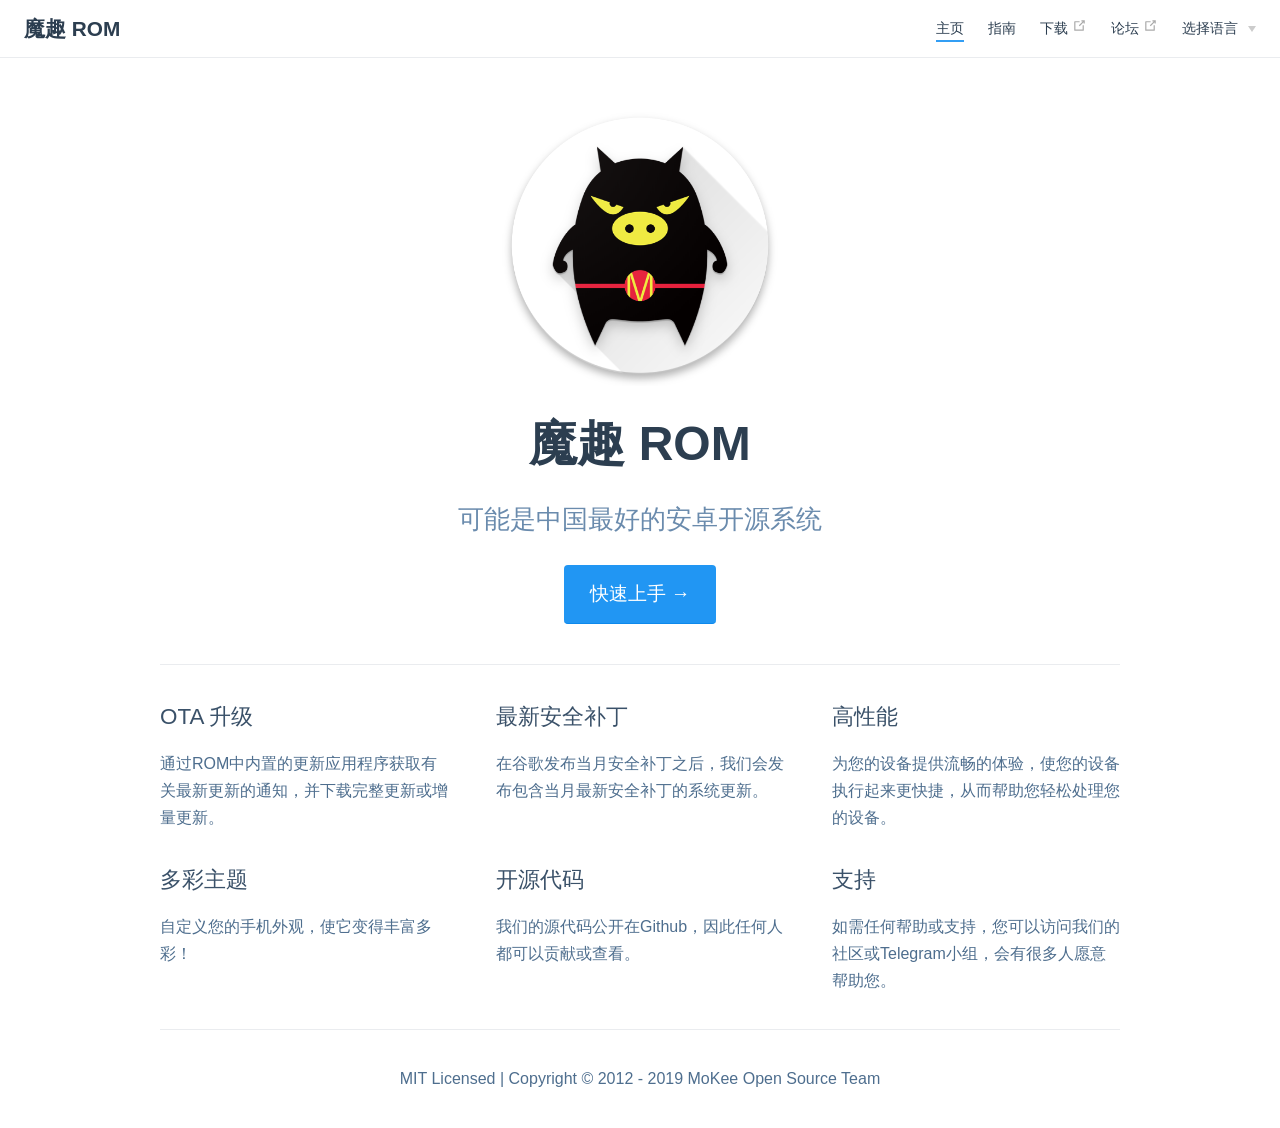
<file: index.html>
<!DOCTYPE html>
<html lang="zh-CN">
  <head>
    <meta charset="utf-8">
    <meta name="viewport" content="width=device-width,initial-scale=1">
    <title>魔趣 ROM</title>
    <meta name="description" content="可能是中国最好的安卓开源系统">
    <link rel="icon" href="/images/logo.png">
    
    <link rel="preload" href="/assets/css/0.styles.97d99871.css" as="style"><link rel="preload" href="/assets/js/app.cc7cb20d.js" as="script"><link rel="preload" href="/assets/js/3.772b750e.js" as="script"><link rel="prefetch" href="/assets/js/10.b89737d7.js"><link rel="prefetch" href="/assets/js/11.7e47784c.js"><link rel="prefetch" href="/assets/js/2.1a3627a8.js"><link rel="prefetch" href="/assets/js/4.c924675e.js"><link rel="prefetch" href="/assets/js/5.ce623c2c.js"><link rel="prefetch" href="/assets/js/6.87dce2af.js"><link rel="prefetch" href="/assets/js/7.4f730525.js"><link rel="prefetch" href="/assets/js/8.2f0ec15b.js"><link rel="prefetch" href="/assets/js/9.7cadb9c4.js">
    <link rel="stylesheet" href="/assets/css/0.styles.97d99871.css">
  </head>
  <body>
    <div id="app" data-server-rendered="true"><div class="theme-container no-sidebar"><header class="navbar"><div class="sidebar-button"><svg xmlns="http://www.w3.org/2000/svg" aria-hidden="true" role="img" viewBox="0 0 448 512" class="icon"><path fill="currentColor" d="M436 124H12c-6.627 0-12-5.373-12-12V80c0-6.627 5.373-12 12-12h424c6.627 0 12 5.373 12 12v32c0 6.627-5.373 12-12 12zm0 160H12c-6.627 0-12-5.373-12-12v-32c0-6.627 5.373-12 12-12h424c6.627 0 12 5.373 12 12v32c0 6.627-5.373 12-12 12zm0 160H12c-6.627 0-12-5.373-12-12v-32c0-6.627 5.373-12 12-12h424c6.627 0 12 5.373 12 12v32c0 6.627-5.373 12-12 12z"></path></svg></div> <a href="/" class="home-link router-link-exact-active router-link-active"><!----> <span class="site-name">魔趣 ROM</span></a> <div class="links" style="max-width:nullpx;"><!----> <nav class="nav-links can-hide"><div class="nav-item"><a href="/" class="nav-link router-link-exact-active router-link-active">主页</a></div><div class="nav-item"><a href="/guide/" class="nav-link">指南</a></div><div class="nav-item"><a href="https://download.mokeedev.com" target="_blank" rel="noopener noreferrer" class="nav-link external">
  下载
  <svg xmlns="http://www.w3.org/2000/svg" aria-hidden="true" x="0px" y="0px" viewBox="0 0 100 100" width="15" height="15" class="icon outbound"><path fill="currentColor" d="M18.8,85.1h56l0,0c2.2,0,4-1.8,4-4v-32h-8v28h-48v-48h28v-8h-32l0,0c-2.2,0-4,1.8-4,4v56C14.8,83.3,16.6,85.1,18.8,85.1z"></path> <polygon fill="currentColor" points="45.7,48.7 51.3,54.3 77.2,28.5 77.2,37.2 85.2,37.2 85.2,14.9 62.8,14.9 62.8,22.9 71.5,22.9"></polygon></svg></a></div><div class="nav-item"><a href="https://bbs.mokeedev.com" target="_blank" rel="noopener noreferrer" class="nav-link external">
  论坛
  <svg xmlns="http://www.w3.org/2000/svg" aria-hidden="true" x="0px" y="0px" viewBox="0 0 100 100" width="15" height="15" class="icon outbound"><path fill="currentColor" d="M18.8,85.1h56l0,0c2.2,0,4-1.8,4-4v-32h-8v28h-48v-48h28v-8h-32l0,0c-2.2,0-4,1.8-4,4v56C14.8,83.3,16.6,85.1,18.8,85.1z"></path> <polygon fill="currentColor" points="45.7,48.7 51.3,54.3 77.2,28.5 77.2,37.2 85.2,37.2 85.2,14.9 62.8,14.9 62.8,22.9 71.5,22.9"></polygon></svg></a></div><div class="nav-item"><div class="dropdown-wrapper"><a class="dropdown-title"><span class="title">选择语言</span> <span class="arrow right"></span></a> <ul class="nav-dropdown" style="display:none;"><li class="dropdown-item"><!----> <a href="/" class="nav-link router-link-exact-active router-link-active">简体中文</a></li><li class="dropdown-item"><!----> <a href="/en/" class="nav-link">English</a></li></ul></div></div> <!----></nav></div></header> <div class="sidebar-mask"></div> <div class="sidebar"><nav class="nav-links"><div class="nav-item"><a href="/" class="nav-link router-link-exact-active router-link-active">主页</a></div><div class="nav-item"><a href="/guide/" class="nav-link">指南</a></div><div class="nav-item"><a href="https://download.mokeedev.com" target="_blank" rel="noopener noreferrer" class="nav-link external">
  下载
  <svg xmlns="http://www.w3.org/2000/svg" aria-hidden="true" x="0px" y="0px" viewBox="0 0 100 100" width="15" height="15" class="icon outbound"><path fill="currentColor" d="M18.8,85.1h56l0,0c2.2,0,4-1.8,4-4v-32h-8v28h-48v-48h28v-8h-32l0,0c-2.2,0-4,1.8-4,4v56C14.8,83.3,16.6,85.1,18.8,85.1z"></path> <polygon fill="currentColor" points="45.7,48.7 51.3,54.3 77.2,28.5 77.2,37.2 85.2,37.2 85.2,14.9 62.8,14.9 62.8,22.9 71.5,22.9"></polygon></svg></a></div><div class="nav-item"><a href="https://bbs.mokeedev.com" target="_blank" rel="noopener noreferrer" class="nav-link external">
  论坛
  <svg xmlns="http://www.w3.org/2000/svg" aria-hidden="true" x="0px" y="0px" viewBox="0 0 100 100" width="15" height="15" class="icon outbound"><path fill="currentColor" d="M18.8,85.1h56l0,0c2.2,0,4-1.8,4-4v-32h-8v28h-48v-48h28v-8h-32l0,0c-2.2,0-4,1.8-4,4v56C14.8,83.3,16.6,85.1,18.8,85.1z"></path> <polygon fill="currentColor" points="45.7,48.7 51.3,54.3 77.2,28.5 77.2,37.2 85.2,37.2 85.2,14.9 62.8,14.9 62.8,22.9 71.5,22.9"></polygon></svg></a></div><div class="nav-item"><div class="dropdown-wrapper"><a class="dropdown-title"><span class="title">选择语言</span> <span class="arrow right"></span></a> <ul class="nav-dropdown" style="display:none;"><li class="dropdown-item"><!----> <a href="/" class="nav-link router-link-exact-active router-link-active">简体中文</a></li><li class="dropdown-item"><!----> <a href="/en/" class="nav-link">English</a></li></ul></div></div> <!----></nav>  <!----> </div> <div class="home"><div class="hero"><img src="/images/logo.png" alt="hero"> <h1>魔趣 ROM</h1> <p class="description">
      可能是中国最好的安卓开源系统
    </p> <p class="action"><a href="/guide/" class="nav-link action-button">快速上手 →</a></p></div> <div class="features"><div class="feature"><h2>OTA 升级</h2> <p>通过ROM中内置的更新应用程序获取有关最新更新的通知，并下载完整更新或增量更新。</p></div><div class="feature"><h2>最新安全补丁</h2> <p>在谷歌发布当月安全补丁之后，我们会发布包含当月最新安全补丁的系统更新。</p></div><div class="feature"><h2>高性能</h2> <p>为您的设备提供流畅的体验，使您的设备执行起来更快捷，从而帮助您轻松处理您的设备。</p></div><div class="feature"><h2>多彩主题</h2> <p>自定义您的手机外观，使它变得丰富多彩！</p></div><div class="feature"><h2>开源代码</h2> <p>我们的源代码公开在Github，因此任何人都可以贡献或查看。</p></div><div class="feature"><h2>支持</h2> <p>如需任何帮助或支持，您可以访问我们的社区或Telegram小组，会有很多人愿意帮助您。</p></div></div> <div class="content custom"></div> <div class="footer">
    MIT Licensed | Copyright © 2012 - 2019 MoKee Open Source Team
  </div></div> <!----></div></div>
    <script src="/assets/js/3.772b750e.js" defer></script><script src="/assets/js/app.cc7cb20d.js" defer></script>
  </body>
</html>
</file>
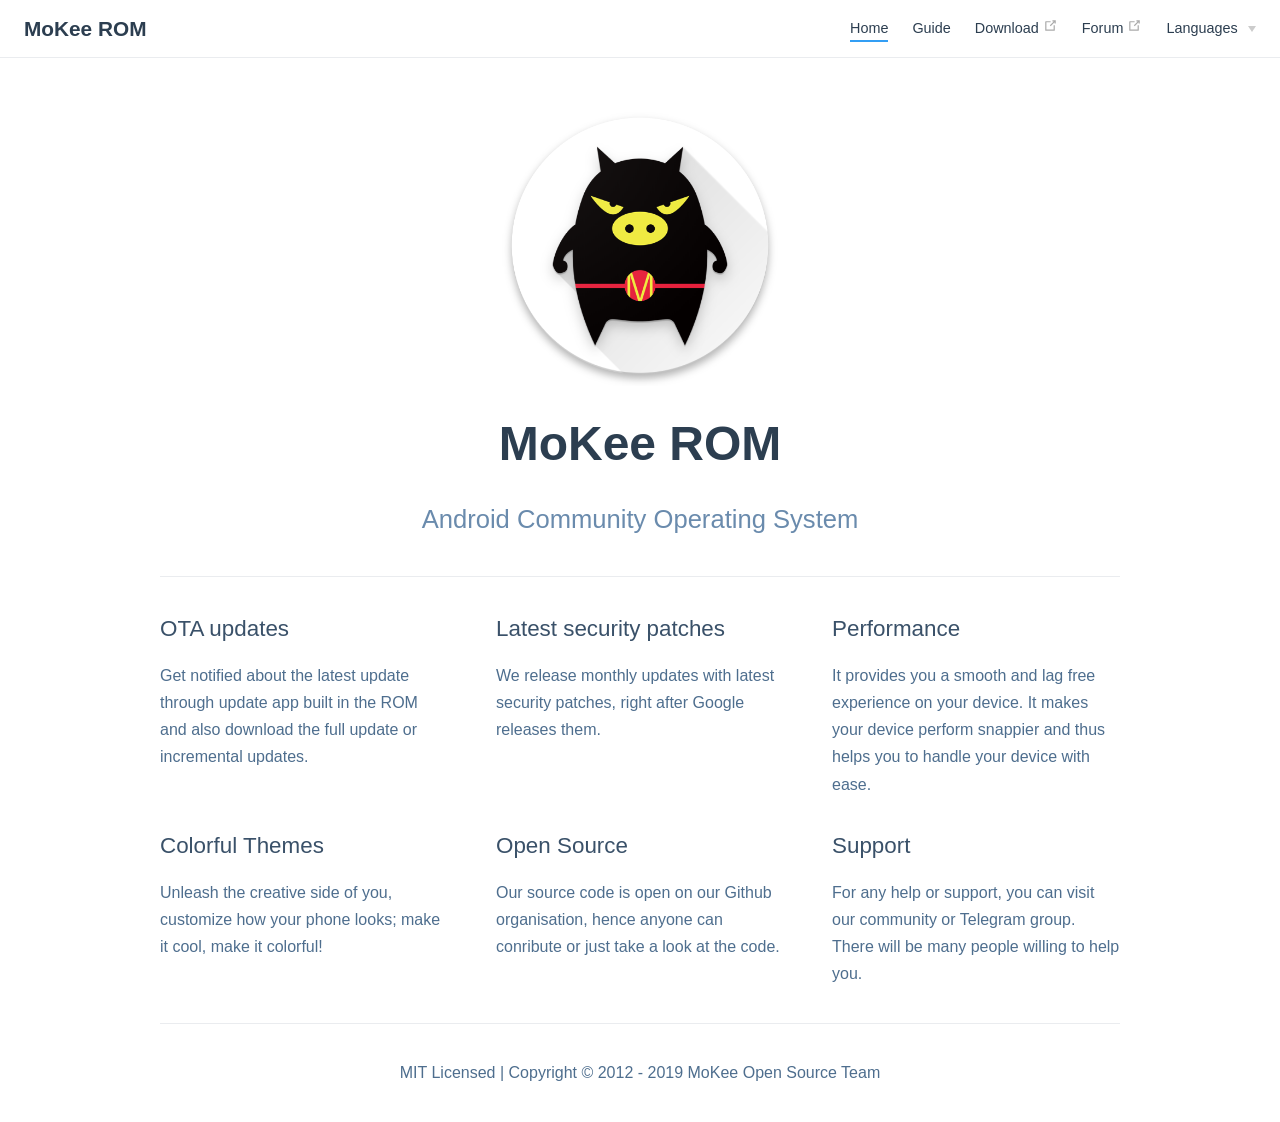
<file: en/index.html>
<!DOCTYPE html>
<html lang="en-US">
  <head>
    <meta charset="utf-8">
    <meta name="viewport" content="width=device-width,initial-scale=1">
    <title>MoKee ROM</title>
    <meta name="description" content="Android Community Operating System">
    <link rel="icon" href="/images/logo.png">
    
    <link rel="preload" href="/assets/css/0.styles.97d99871.css" as="style"><link rel="preload" href="/assets/js/app.cc7cb20d.js" as="script"><link rel="preload" href="/assets/js/4.c924675e.js" as="script"><link rel="prefetch" href="/assets/js/10.b89737d7.js"><link rel="prefetch" href="/assets/js/11.7e47784c.js"><link rel="prefetch" href="/assets/js/2.1a3627a8.js"><link rel="prefetch" href="/assets/js/3.772b750e.js"><link rel="prefetch" href="/assets/js/5.ce623c2c.js"><link rel="prefetch" href="/assets/js/6.87dce2af.js"><link rel="prefetch" href="/assets/js/7.4f730525.js"><link rel="prefetch" href="/assets/js/8.2f0ec15b.js"><link rel="prefetch" href="/assets/js/9.7cadb9c4.js">
    <link rel="stylesheet" href="/assets/css/0.styles.97d99871.css">
  </head>
  <body>
    <div id="app" data-server-rendered="true"><div class="theme-container no-sidebar"><header class="navbar"><div class="sidebar-button"><svg xmlns="http://www.w3.org/2000/svg" aria-hidden="true" role="img" viewBox="0 0 448 512" class="icon"><path fill="currentColor" d="M436 124H12c-6.627 0-12-5.373-12-12V80c0-6.627 5.373-12 12-12h424c6.627 0 12 5.373 12 12v32c0 6.627-5.373 12-12 12zm0 160H12c-6.627 0-12-5.373-12-12v-32c0-6.627 5.373-12 12-12h424c6.627 0 12 5.373 12 12v32c0 6.627-5.373 12-12 12zm0 160H12c-6.627 0-12-5.373-12-12v-32c0-6.627 5.373-12 12-12h424c6.627 0 12 5.373 12 12v32c0 6.627-5.373 12-12 12z"></path></svg></div> <a href="/en/" class="home-link router-link-exact-active router-link-active"><!----> <span class="site-name">MoKee ROM</span></a> <div class="links" style="max-width:nullpx;"><!----> <nav class="nav-links can-hide"><div class="nav-item"><a href="/en/" class="nav-link router-link-exact-active router-link-active">Home</a></div><div class="nav-item"><a href="/en/guide/" class="nav-link">Guide</a></div><div class="nav-item"><a href="https://download.mokeedev.com" target="_blank" rel="noopener noreferrer" class="nav-link external">
  Download
  <svg xmlns="http://www.w3.org/2000/svg" aria-hidden="true" x="0px" y="0px" viewBox="0 0 100 100" width="15" height="15" class="icon outbound"><path fill="currentColor" d="M18.8,85.1h56l0,0c2.2,0,4-1.8,4-4v-32h-8v28h-48v-48h28v-8h-32l0,0c-2.2,0-4,1.8-4,4v56C14.8,83.3,16.6,85.1,18.8,85.1z"></path> <polygon fill="currentColor" points="45.7,48.7 51.3,54.3 77.2,28.5 77.2,37.2 85.2,37.2 85.2,14.9 62.8,14.9 62.8,22.9 71.5,22.9"></polygon></svg></a></div><div class="nav-item"><a href="https://bbs.mokeedev.com" target="_blank" rel="noopener noreferrer" class="nav-link external">
  Forum
  <svg xmlns="http://www.w3.org/2000/svg" aria-hidden="true" x="0px" y="0px" viewBox="0 0 100 100" width="15" height="15" class="icon outbound"><path fill="currentColor" d="M18.8,85.1h56l0,0c2.2,0,4-1.8,4-4v-32h-8v28h-48v-48h28v-8h-32l0,0c-2.2,0-4,1.8-4,4v56C14.8,83.3,16.6,85.1,18.8,85.1z"></path> <polygon fill="currentColor" points="45.7,48.7 51.3,54.3 77.2,28.5 77.2,37.2 85.2,37.2 85.2,14.9 62.8,14.9 62.8,22.9 71.5,22.9"></polygon></svg></a></div><div class="nav-item"><div class="dropdown-wrapper"><a class="dropdown-title"><span class="title">Languages</span> <span class="arrow right"></span></a> <ul class="nav-dropdown" style="display:none;"><li class="dropdown-item"><!----> <a href="/" class="nav-link">简体中文</a></li><li class="dropdown-item"><!----> <a href="/en/" class="nav-link router-link-exact-active router-link-active">English</a></li></ul></div></div> <!----></nav></div></header> <div class="sidebar-mask"></div> <div class="sidebar"><nav class="nav-links"><div class="nav-item"><a href="/en/" class="nav-link router-link-exact-active router-link-active">Home</a></div><div class="nav-item"><a href="/en/guide/" class="nav-link">Guide</a></div><div class="nav-item"><a href="https://download.mokeedev.com" target="_blank" rel="noopener noreferrer" class="nav-link external">
  Download
  <svg xmlns="http://www.w3.org/2000/svg" aria-hidden="true" x="0px" y="0px" viewBox="0 0 100 100" width="15" height="15" class="icon outbound"><path fill="currentColor" d="M18.8,85.1h56l0,0c2.2,0,4-1.8,4-4v-32h-8v28h-48v-48h28v-8h-32l0,0c-2.2,0-4,1.8-4,4v56C14.8,83.3,16.6,85.1,18.8,85.1z"></path> <polygon fill="currentColor" points="45.7,48.7 51.3,54.3 77.2,28.5 77.2,37.2 85.2,37.2 85.2,14.9 62.8,14.9 62.8,22.9 71.5,22.9"></polygon></svg></a></div><div class="nav-item"><a href="https://bbs.mokeedev.com" target="_blank" rel="noopener noreferrer" class="nav-link external">
  Forum
  <svg xmlns="http://www.w3.org/2000/svg" aria-hidden="true" x="0px" y="0px" viewBox="0 0 100 100" width="15" height="15" class="icon outbound"><path fill="currentColor" d="M18.8,85.1h56l0,0c2.2,0,4-1.8,4-4v-32h-8v28h-48v-48h28v-8h-32l0,0c-2.2,0-4,1.8-4,4v56C14.8,83.3,16.6,85.1,18.8,85.1z"></path> <polygon fill="currentColor" points="45.7,48.7 51.3,54.3 77.2,28.5 77.2,37.2 85.2,37.2 85.2,14.9 62.8,14.9 62.8,22.9 71.5,22.9"></polygon></svg></a></div><div class="nav-item"><div class="dropdown-wrapper"><a class="dropdown-title"><span class="title">Languages</span> <span class="arrow right"></span></a> <ul class="nav-dropdown" style="display:none;"><li class="dropdown-item"><!----> <a href="/" class="nav-link">简体中文</a></li><li class="dropdown-item"><!----> <a href="/en/" class="nav-link router-link-exact-active router-link-active">English</a></li></ul></div></div> <!----></nav>  <!----> </div> <div class="home"><div class="hero"><img src="/images/logo.png" alt="hero"> <h1>MoKee ROM</h1> <p class="description">
      Android Community Operating System
    </p> <!----></div> <div class="features"><div class="feature"><h2>OTA updates</h2> <p>Get notified about the latest update through update app built in the ROM and also download the full update or incremental updates.</p></div><div class="feature"><h2>Latest security patches</h2> <p>We release monthly updates with latest security patches, right after Google releases them.</p></div><div class="feature"><h2>Performance</h2> <p>It provides you a smooth and lag free experience on your device. It makes your device perform snappier and thus helps you to handle your device with ease.</p></div><div class="feature"><h2>Colorful Themes</h2> <p>Unleash the creative side of you, customize how your phone looks; make it cool, make it colorful!</p></div><div class="feature"><h2>Open Source</h2> <p>Our source code is open on our Github organisation, hence anyone can conribute or just take a look at the code.</p></div><div class="feature"><h2>Support</h2> <p>For any help or support, you can visit our community or Telegram group. There will be many people willing to help you.</p></div></div> <div class="content custom"></div> <div class="footer">
    MIT Licensed | Copyright © 2012 - 2019 MoKee Open Source Team
  </div></div> <!----></div></div>
    <script src="/assets/js/4.c924675e.js" defer></script><script src="/assets/js/app.cc7cb20d.js" defer></script>
  </body>
</html>
</file>
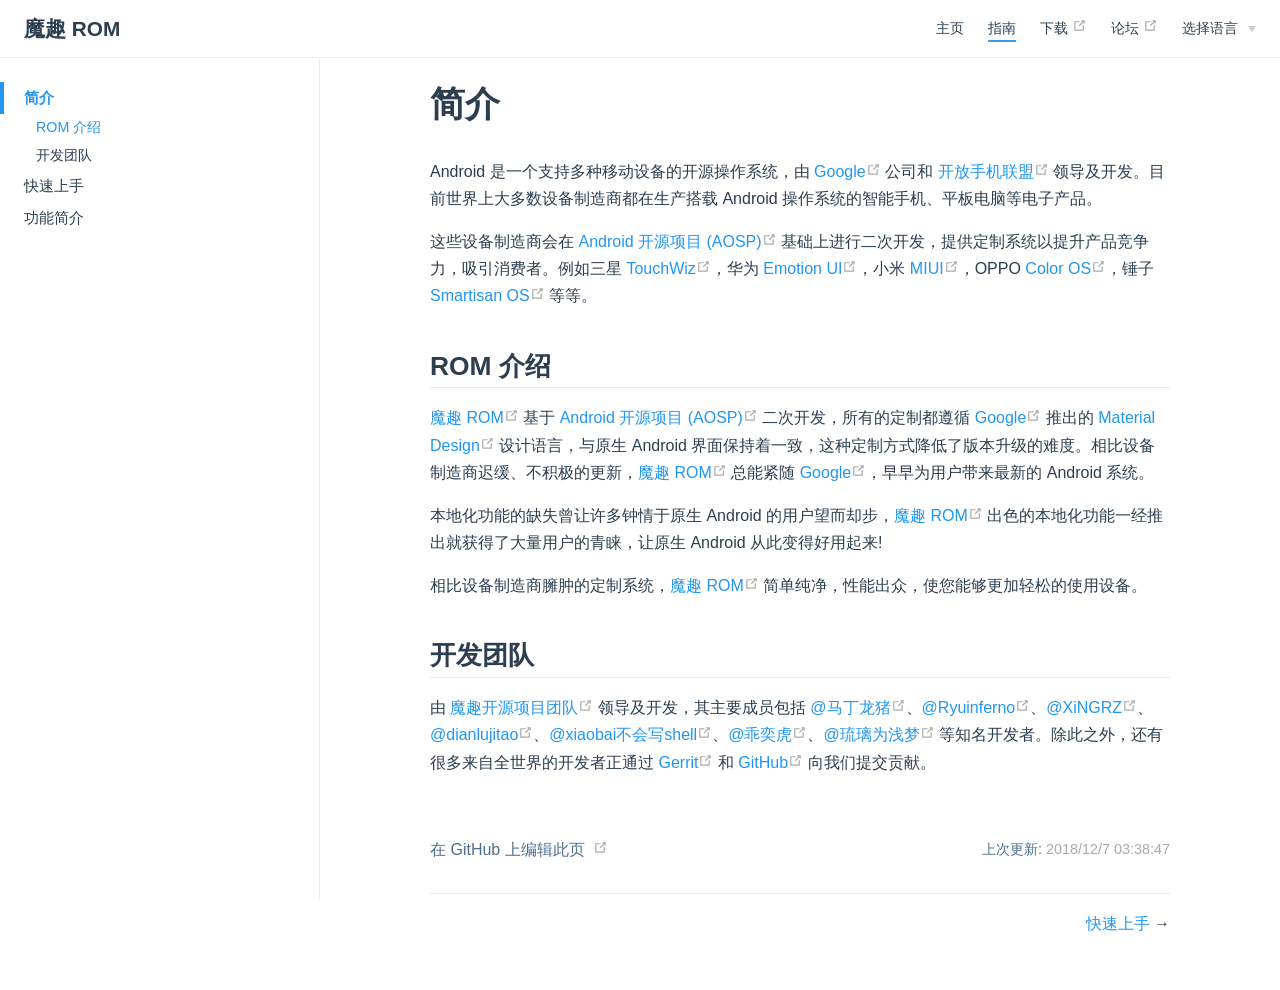
<file: guide/index.html>
<!DOCTYPE html>
<html lang="zh-CN">
  <head>
    <meta charset="utf-8">
    <meta name="viewport" content="width=device-width,initial-scale=1">
    <title>简介 | 魔趣 ROM</title>
    <meta name="description" content="可能是中国最好的安卓开源系统">
    <link rel="icon" href="/images/logo.png">
    
    <link rel="preload" href="/assets/css/0.styles.97d99871.css" as="style"><link rel="preload" href="/assets/js/app.cc7cb20d.js" as="script"><link rel="preload" href="/assets/js/8.2f0ec15b.js" as="script"><link rel="prefetch" href="/assets/js/10.b89737d7.js"><link rel="prefetch" href="/assets/js/11.7e47784c.js"><link rel="prefetch" href="/assets/js/2.1a3627a8.js"><link rel="prefetch" href="/assets/js/3.772b750e.js"><link rel="prefetch" href="/assets/js/4.c924675e.js"><link rel="prefetch" href="/assets/js/5.ce623c2c.js"><link rel="prefetch" href="/assets/js/6.87dce2af.js"><link rel="prefetch" href="/assets/js/7.4f730525.js"><link rel="prefetch" href="/assets/js/9.7cadb9c4.js">
    <link rel="stylesheet" href="/assets/css/0.styles.97d99871.css">
  </head>
  <body>
    <div id="app" data-server-rendered="true"><div class="theme-container"><header class="navbar"><div class="sidebar-button"><svg xmlns="http://www.w3.org/2000/svg" aria-hidden="true" role="img" viewBox="0 0 448 512" class="icon"><path fill="currentColor" d="M436 124H12c-6.627 0-12-5.373-12-12V80c0-6.627 5.373-12 12-12h424c6.627 0 12 5.373 12 12v32c0 6.627-5.373 12-12 12zm0 160H12c-6.627 0-12-5.373-12-12v-32c0-6.627 5.373-12 12-12h424c6.627 0 12 5.373 12 12v32c0 6.627-5.373 12-12 12zm0 160H12c-6.627 0-12-5.373-12-12v-32c0-6.627 5.373-12 12-12h424c6.627 0 12 5.373 12 12v32c0 6.627-5.373 12-12 12z"></path></svg></div> <a href="/" class="home-link router-link-active"><!----> <span class="site-name">魔趣 ROM</span></a> <div class="links" style="max-width:nullpx;"><!----> <nav class="nav-links can-hide"><div class="nav-item"><a href="/" class="nav-link">主页</a></div><div class="nav-item"><a href="/guide/" class="nav-link router-link-exact-active router-link-active">指南</a></div><div class="nav-item"><a href="https://download.mokeedev.com" target="_blank" rel="noopener noreferrer" class="nav-link external">
  下载
  <svg xmlns="http://www.w3.org/2000/svg" aria-hidden="true" x="0px" y="0px" viewBox="0 0 100 100" width="15" height="15" class="icon outbound"><path fill="currentColor" d="M18.8,85.1h56l0,0c2.2,0,4-1.8,4-4v-32h-8v28h-48v-48h28v-8h-32l0,0c-2.2,0-4,1.8-4,4v56C14.8,83.3,16.6,85.1,18.8,85.1z"></path> <polygon fill="currentColor" points="45.7,48.7 51.3,54.3 77.2,28.5 77.2,37.2 85.2,37.2 85.2,14.9 62.8,14.9 62.8,22.9 71.5,22.9"></polygon></svg></a></div><div class="nav-item"><a href="https://bbs.mokeedev.com" target="_blank" rel="noopener noreferrer" class="nav-link external">
  论坛
  <svg xmlns="http://www.w3.org/2000/svg" aria-hidden="true" x="0px" y="0px" viewBox="0 0 100 100" width="15" height="15" class="icon outbound"><path fill="currentColor" d="M18.8,85.1h56l0,0c2.2,0,4-1.8,4-4v-32h-8v28h-48v-48h28v-8h-32l0,0c-2.2,0-4,1.8-4,4v56C14.8,83.3,16.6,85.1,18.8,85.1z"></path> <polygon fill="currentColor" points="45.7,48.7 51.3,54.3 77.2,28.5 77.2,37.2 85.2,37.2 85.2,14.9 62.8,14.9 62.8,22.9 71.5,22.9"></polygon></svg></a></div><div class="nav-item"><div class="dropdown-wrapper"><a class="dropdown-title"><span class="title">选择语言</span> <span class="arrow right"></span></a> <ul class="nav-dropdown" style="display:none;"><li class="dropdown-item"><!----> <a href="/guide/" class="nav-link router-link-exact-active router-link-active">简体中文</a></li><li class="dropdown-item"><!----> <a href="/en/guide/" class="nav-link">English</a></li></ul></div></div> <!----></nav></div></header> <div class="sidebar-mask"></div> <div class="sidebar"><nav class="nav-links"><div class="nav-item"><a href="/" class="nav-link">主页</a></div><div class="nav-item"><a href="/guide/" class="nav-link router-link-exact-active router-link-active">指南</a></div><div class="nav-item"><a href="https://download.mokeedev.com" target="_blank" rel="noopener noreferrer" class="nav-link external">
  下载
  <svg xmlns="http://www.w3.org/2000/svg" aria-hidden="true" x="0px" y="0px" viewBox="0 0 100 100" width="15" height="15" class="icon outbound"><path fill="currentColor" d="M18.8,85.1h56l0,0c2.2,0,4-1.8,4-4v-32h-8v28h-48v-48h28v-8h-32l0,0c-2.2,0-4,1.8-4,4v56C14.8,83.3,16.6,85.1,18.8,85.1z"></path> <polygon fill="currentColor" points="45.7,48.7 51.3,54.3 77.2,28.5 77.2,37.2 85.2,37.2 85.2,14.9 62.8,14.9 62.8,22.9 71.5,22.9"></polygon></svg></a></div><div class="nav-item"><a href="https://bbs.mokeedev.com" target="_blank" rel="noopener noreferrer" class="nav-link external">
  论坛
  <svg xmlns="http://www.w3.org/2000/svg" aria-hidden="true" x="0px" y="0px" viewBox="0 0 100 100" width="15" height="15" class="icon outbound"><path fill="currentColor" d="M18.8,85.1h56l0,0c2.2,0,4-1.8,4-4v-32h-8v28h-48v-48h28v-8h-32l0,0c-2.2,0-4,1.8-4,4v56C14.8,83.3,16.6,85.1,18.8,85.1z"></path> <polygon fill="currentColor" points="45.7,48.7 51.3,54.3 77.2,28.5 77.2,37.2 85.2,37.2 85.2,14.9 62.8,14.9 62.8,22.9 71.5,22.9"></polygon></svg></a></div><div class="nav-item"><div class="dropdown-wrapper"><a class="dropdown-title"><span class="title">选择语言</span> <span class="arrow right"></span></a> <ul class="nav-dropdown" style="display:none;"><li class="dropdown-item"><!----> <a href="/guide/" class="nav-link router-link-exact-active router-link-active">简体中文</a></li><li class="dropdown-item"><!----> <a href="/en/guide/" class="nav-link">English</a></li></ul></div></div> <!----></nav>  <ul class="sidebar-links"><li><a href="/guide/" class="active sidebar-link">简介</a><ul class="sidebar-sub-headers"><li class="sidebar-sub-header"><a href="/guide/#rom-介绍" class="sidebar-link">ROM 介绍</a></li><li class="sidebar-sub-header"><a href="/guide/#开发团队" class="sidebar-link">开发团队</a></li></ul></li><li><a href="/guide/getting_started.html" class="sidebar-link">快速上手</a></li><li><a href="/guide/feature.html" class="sidebar-link">功能简介</a></li></ul> </div> <div class="page"> <div class="content"><h1 id="简介"><a href="#简介" aria-hidden="true" class="header-anchor">#</a> 简介</h1> <p>Android 是一个支持多种移动设备的开源操作系统，由 <a href="https://www.google.com/about/" target="_blank" rel="noopener noreferrer">Google<svg xmlns="http://www.w3.org/2000/svg" aria-hidden="true" x="0px" y="0px" viewBox="0 0 100 100" width="15" height="15" class="icon outbound"><path fill="currentColor" d="M18.8,85.1h56l0,0c2.2,0,4-1.8,4-4v-32h-8v28h-48v-48h28v-8h-32l0,0c-2.2,0-4,1.8-4,4v56C14.8,83.3,16.6,85.1,18.8,85.1z"></path> <polygon fill="currentColor" points="45.7,48.7 51.3,54.3 77.2,28.5 77.2,37.2 85.2,37.2 85.2,14.9 62.8,14.9 62.8,22.9 71.5,22.9"></polygon></svg></a> 公司和 <a href="https://www.openhandsetalliance.com" target="_blank" rel="noopener noreferrer">开放手机联盟<svg xmlns="http://www.w3.org/2000/svg" aria-hidden="true" x="0px" y="0px" viewBox="0 0 100 100" width="15" height="15" class="icon outbound"><path fill="currentColor" d="M18.8,85.1h56l0,0c2.2,0,4-1.8,4-4v-32h-8v28h-48v-48h28v-8h-32l0,0c-2.2,0-4,1.8-4,4v56C14.8,83.3,16.6,85.1,18.8,85.1z"></path> <polygon fill="currentColor" points="45.7,48.7 51.3,54.3 77.2,28.5 77.2,37.2 85.2,37.2 85.2,14.9 62.8,14.9 62.8,22.9 71.5,22.9"></polygon></svg></a> 领导及开发。目前世界上大多数设备制造商都在生产搭载 Android 操作系统的智能手机、平板电脑等电子产品。</p> <p>这些设备制造商会在 <a href="https://source.android.com/" target="_blank" rel="noopener noreferrer">Android 开源项目 (AOSP)<svg xmlns="http://www.w3.org/2000/svg" aria-hidden="true" x="0px" y="0px" viewBox="0 0 100 100" width="15" height="15" class="icon outbound"><path fill="currentColor" d="M18.8,85.1h56l0,0c2.2,0,4-1.8,4-4v-32h-8v28h-48v-48h28v-8h-32l0,0c-2.2,0-4,1.8-4,4v56C14.8,83.3,16.6,85.1,18.8,85.1z"></path> <polygon fill="currentColor" points="45.7,48.7 51.3,54.3 77.2,28.5 77.2,37.2 85.2,37.2 85.2,14.9 62.8,14.9 62.8,22.9 71.5,22.9"></polygon></svg></a> 基础上进行二次开发，提供定制系统以提升产品竞争力，吸引消费者。例如三星 <a href="https://baike.baidu.com/item/TouchWiz" target="_blank" rel="noopener noreferrer">TouchWiz<svg xmlns="http://www.w3.org/2000/svg" aria-hidden="true" x="0px" y="0px" viewBox="0 0 100 100" width="15" height="15" class="icon outbound"><path fill="currentColor" d="M18.8,85.1h56l0,0c2.2,0,4-1.8,4-4v-32h-8v28h-48v-48h28v-8h-32l0,0c-2.2,0-4,1.8-4,4v56C14.8,83.3,16.6,85.1,18.8,85.1z"></path> <polygon fill="currentColor" points="45.7,48.7 51.3,54.3 77.2,28.5 77.2,37.2 85.2,37.2 85.2,14.9 62.8,14.9 62.8,22.9 71.5,22.9"></polygon></svg></a>，华为 <a href="https://baike.baidu.com/item/EMUI" target="_blank" rel="noopener noreferrer">Emotion UI<svg xmlns="http://www.w3.org/2000/svg" aria-hidden="true" x="0px" y="0px" viewBox="0 0 100 100" width="15" height="15" class="icon outbound"><path fill="currentColor" d="M18.8,85.1h56l0,0c2.2,0,4-1.8,4-4v-32h-8v28h-48v-48h28v-8h-32l0,0c-2.2,0-4,1.8-4,4v56C14.8,83.3,16.6,85.1,18.8,85.1z"></path> <polygon fill="currentColor" points="45.7,48.7 51.3,54.3 77.2,28.5 77.2,37.2 85.2,37.2 85.2,14.9 62.8,14.9 62.8,22.9 71.5,22.9"></polygon></svg></a>，小米 <a href="https://baike.baidu.com/item/MIUI" target="_blank" rel="noopener noreferrer">MIUI<svg xmlns="http://www.w3.org/2000/svg" aria-hidden="true" x="0px" y="0px" viewBox="0 0 100 100" width="15" height="15" class="icon outbound"><path fill="currentColor" d="M18.8,85.1h56l0,0c2.2,0,4-1.8,4-4v-32h-8v28h-48v-48h28v-8h-32l0,0c-2.2,0-4,1.8-4,4v56C14.8,83.3,16.6,85.1,18.8,85.1z"></path> <polygon fill="currentColor" points="45.7,48.7 51.3,54.3 77.2,28.5 77.2,37.2 85.2,37.2 85.2,14.9 62.8,14.9 62.8,22.9 71.5,22.9"></polygon></svg></a>，OPPO <a href="https://baike.baidu.com/item/ColorOS" target="_blank" rel="noopener noreferrer">Color OS<svg xmlns="http://www.w3.org/2000/svg" aria-hidden="true" x="0px" y="0px" viewBox="0 0 100 100" width="15" height="15" class="icon outbound"><path fill="currentColor" d="M18.8,85.1h56l0,0c2.2,0,4-1.8,4-4v-32h-8v28h-48v-48h28v-8h-32l0,0c-2.2,0-4,1.8-4,4v56C14.8,83.3,16.6,85.1,18.8,85.1z"></path> <polygon fill="currentColor" points="45.7,48.7 51.3,54.3 77.2,28.5 77.2,37.2 85.2,37.2 85.2,14.9 62.8,14.9 62.8,22.9 71.5,22.9"></polygon></svg></a>，锤子 <a href="https://baike.baidu.com/item/Smartisan%20OS" target="_blank" rel="noopener noreferrer">Smartisan OS<svg xmlns="http://www.w3.org/2000/svg" aria-hidden="true" x="0px" y="0px" viewBox="0 0 100 100" width="15" height="15" class="icon outbound"><path fill="currentColor" d="M18.8,85.1h56l0,0c2.2,0,4-1.8,4-4v-32h-8v28h-48v-48h28v-8h-32l0,0c-2.2,0-4,1.8-4,4v56C14.8,83.3,16.6,85.1,18.8,85.1z"></path> <polygon fill="currentColor" points="45.7,48.7 51.3,54.3 77.2,28.5 77.2,37.2 85.2,37.2 85.2,14.9 62.8,14.9 62.8,22.9 71.5,22.9"></polygon></svg></a> 等等。</p> <h2 id="rom-介绍"><a href="#rom-介绍" aria-hidden="true" class="header-anchor">#</a> ROM 介绍</h2> <p><a href="https://download.mokeedev.com/" target="_blank" rel="noopener noreferrer">魔趣 ROM<svg xmlns="http://www.w3.org/2000/svg" aria-hidden="true" x="0px" y="0px" viewBox="0 0 100 100" width="15" height="15" class="icon outbound"><path fill="currentColor" d="M18.8,85.1h56l0,0c2.2,0,4-1.8,4-4v-32h-8v28h-48v-48h28v-8h-32l0,0c-2.2,0-4,1.8-4,4v56C14.8,83.3,16.6,85.1,18.8,85.1z"></path> <polygon fill="currentColor" points="45.7,48.7 51.3,54.3 77.2,28.5 77.2,37.2 85.2,37.2 85.2,14.9 62.8,14.9 62.8,22.9 71.5,22.9"></polygon></svg></a> 基于 <a href="https://source.android.com/" target="_blank" rel="noopener noreferrer">Android 开源项目 (AOSP)<svg xmlns="http://www.w3.org/2000/svg" aria-hidden="true" x="0px" y="0px" viewBox="0 0 100 100" width="15" height="15" class="icon outbound"><path fill="currentColor" d="M18.8,85.1h56l0,0c2.2,0,4-1.8,4-4v-32h-8v28h-48v-48h28v-8h-32l0,0c-2.2,0-4,1.8-4,4v56C14.8,83.3,16.6,85.1,18.8,85.1z"></path> <polygon fill="currentColor" points="45.7,48.7 51.3,54.3 77.2,28.5 77.2,37.2 85.2,37.2 85.2,14.9 62.8,14.9 62.8,22.9 71.5,22.9"></polygon></svg></a> 二次开发，所有的定制都遵循 <a href="https://www.google.com/about/" target="_blank" rel="noopener noreferrer">Google<svg xmlns="http://www.w3.org/2000/svg" aria-hidden="true" x="0px" y="0px" viewBox="0 0 100 100" width="15" height="15" class="icon outbound"><path fill="currentColor" d="M18.8,85.1h56l0,0c2.2,0,4-1.8,4-4v-32h-8v28h-48v-48h28v-8h-32l0,0c-2.2,0-4,1.8-4,4v56C14.8,83.3,16.6,85.1,18.8,85.1z"></path> <polygon fill="currentColor" points="45.7,48.7 51.3,54.3 77.2,28.5 77.2,37.2 85.2,37.2 85.2,14.9 62.8,14.9 62.8,22.9 71.5,22.9"></polygon></svg></a> 推出的 <a href="https://material.io/" target="_blank" rel="noopener noreferrer">Material Design<svg xmlns="http://www.w3.org/2000/svg" aria-hidden="true" x="0px" y="0px" viewBox="0 0 100 100" width="15" height="15" class="icon outbound"><path fill="currentColor" d="M18.8,85.1h56l0,0c2.2,0,4-1.8,4-4v-32h-8v28h-48v-48h28v-8h-32l0,0c-2.2,0-4,1.8-4,4v56C14.8,83.3,16.6,85.1,18.8,85.1z"></path> <polygon fill="currentColor" points="45.7,48.7 51.3,54.3 77.2,28.5 77.2,37.2 85.2,37.2 85.2,14.9 62.8,14.9 62.8,22.9 71.5,22.9"></polygon></svg></a> 设计语言，与原生 Android 界面保持着一致，这种定制方式降低了版本升级的难度。相比设备制造商迟缓、不积极的更新，<a href="https://download.mokeedev.com/" target="_blank" rel="noopener noreferrer">魔趣 ROM<svg xmlns="http://www.w3.org/2000/svg" aria-hidden="true" x="0px" y="0px" viewBox="0 0 100 100" width="15" height="15" class="icon outbound"><path fill="currentColor" d="M18.8,85.1h56l0,0c2.2,0,4-1.8,4-4v-32h-8v28h-48v-48h28v-8h-32l0,0c-2.2,0-4,1.8-4,4v56C14.8,83.3,16.6,85.1,18.8,85.1z"></path> <polygon fill="currentColor" points="45.7,48.7 51.3,54.3 77.2,28.5 77.2,37.2 85.2,37.2 85.2,14.9 62.8,14.9 62.8,22.9 71.5,22.9"></polygon></svg></a> 总能紧随 <a href="https://www.google.com/about/" target="_blank" rel="noopener noreferrer">Google<svg xmlns="http://www.w3.org/2000/svg" aria-hidden="true" x="0px" y="0px" viewBox="0 0 100 100" width="15" height="15" class="icon outbound"><path fill="currentColor" d="M18.8,85.1h56l0,0c2.2,0,4-1.8,4-4v-32h-8v28h-48v-48h28v-8h-32l0,0c-2.2,0-4,1.8-4,4v56C14.8,83.3,16.6,85.1,18.8,85.1z"></path> <polygon fill="currentColor" points="45.7,48.7 51.3,54.3 77.2,28.5 77.2,37.2 85.2,37.2 85.2,14.9 62.8,14.9 62.8,22.9 71.5,22.9"></polygon></svg></a>，早早为用户带来最新的 Android 系统。</p> <p>本地化功能的缺失曾让许多钟情于原生 Android 的用户望而却步，<a href="https://download.mokeedev.com/" target="_blank" rel="noopener noreferrer">魔趣 ROM<svg xmlns="http://www.w3.org/2000/svg" aria-hidden="true" x="0px" y="0px" viewBox="0 0 100 100" width="15" height="15" class="icon outbound"><path fill="currentColor" d="M18.8,85.1h56l0,0c2.2,0,4-1.8,4-4v-32h-8v28h-48v-48h28v-8h-32l0,0c-2.2,0-4,1.8-4,4v56C14.8,83.3,16.6,85.1,18.8,85.1z"></path> <polygon fill="currentColor" points="45.7,48.7 51.3,54.3 77.2,28.5 77.2,37.2 85.2,37.2 85.2,14.9 62.8,14.9 62.8,22.9 71.5,22.9"></polygon></svg></a> 出色的本地化功能一经推出就获得了大量用户的青睐，让原生 Android 从此变得好用起来!</p> <p>相比设备制造商臃肿的定制系统，<a href="https://download.mokeedev.com/" target="_blank" rel="noopener noreferrer">魔趣 ROM<svg xmlns="http://www.w3.org/2000/svg" aria-hidden="true" x="0px" y="0px" viewBox="0 0 100 100" width="15" height="15" class="icon outbound"><path fill="currentColor" d="M18.8,85.1h56l0,0c2.2,0,4-1.8,4-4v-32h-8v28h-48v-48h28v-8h-32l0,0c-2.2,0-4,1.8-4,4v56C14.8,83.3,16.6,85.1,18.8,85.1z"></path> <polygon fill="currentColor" points="45.7,48.7 51.3,54.3 77.2,28.5 77.2,37.2 85.2,37.2 85.2,14.9 62.8,14.9 62.8,22.9 71.5,22.9"></polygon></svg></a> 简单纯净，性能出众，使您能够更加轻松的使用设备。</p> <h2 id="开发团队"><a href="#开发团队" aria-hidden="true" class="header-anchor">#</a> 开发团队</h2> <p>由 <a href="https://bbs.mokeedev.com/groups/developers" target="_blank" rel="noopener noreferrer">魔趣开源项目团队<svg xmlns="http://www.w3.org/2000/svg" aria-hidden="true" x="0px" y="0px" viewBox="0 0 100 100" width="15" height="15" class="icon outbound"><path fill="currentColor" d="M18.8,85.1h56l0,0c2.2,0,4-1.8,4-4v-32h-8v28h-48v-48h28v-8h-32l0,0c-2.2,0-4,1.8-4,4v56C14.8,83.3,16.6,85.1,18.8,85.1z"></path> <polygon fill="currentColor" points="45.7,48.7 51.3,54.3 77.2,28.5 77.2,37.2 85.2,37.2 85.2,14.9 62.8,14.9 62.8,22.9 71.5,22.9"></polygon></svg></a> 领导及开发，其主要成员包括 <a href="https://weibo.com/martincz" target="_blank" rel="noopener noreferrer">@马丁龙猪<svg xmlns="http://www.w3.org/2000/svg" aria-hidden="true" x="0px" y="0px" viewBox="0 0 100 100" width="15" height="15" class="icon outbound"><path fill="currentColor" d="M18.8,85.1h56l0,0c2.2,0,4-1.8,4-4v-32h-8v28h-48v-48h28v-8h-32l0,0c-2.2,0-4,1.8-4,4v56C14.8,83.3,16.6,85.1,18.8,85.1z"></path> <polygon fill="currentColor" points="45.7,48.7 51.3,54.3 77.2,28.5 77.2,37.2 85.2,37.2 85.2,14.9 62.8,14.9 62.8,22.9 71.5,22.9"></polygon></svg></a>、<a href="https://forum.xda-developers.com/member.php?u=4576707" target="_blank" rel="noopener noreferrer">@Ryuinferno<svg xmlns="http://www.w3.org/2000/svg" aria-hidden="true" x="0px" y="0px" viewBox="0 0 100 100" width="15" height="15" class="icon outbound"><path fill="currentColor" d="M18.8,85.1h56l0,0c2.2,0,4-1.8,4-4v-32h-8v28h-48v-48h28v-8h-32l0,0c-2.2,0-4,1.8-4,4v56C14.8,83.3,16.6,85.1,18.8,85.1z"></path> <polygon fill="currentColor" points="45.7,48.7 51.3,54.3 77.2,28.5 77.2,37.2 85.2,37.2 85.2,14.9 62.8,14.9 62.8,22.9 71.5,22.9"></polygon></svg></a>、<a href="https://weibo.com/xingrz" target="_blank" rel="noopener noreferrer">@XiNGRZ<svg xmlns="http://www.w3.org/2000/svg" aria-hidden="true" x="0px" y="0px" viewBox="0 0 100 100" width="15" height="15" class="icon outbound"><path fill="currentColor" d="M18.8,85.1h56l0,0c2.2,0,4-1.8,4-4v-32h-8v28h-48v-48h28v-8h-32l0,0c-2.2,0-4,1.8-4,4v56C14.8,83.3,16.6,85.1,18.8,85.1z"></path> <polygon fill="currentColor" points="45.7,48.7 51.3,54.3 77.2,28.5 77.2,37.2 85.2,37.2 85.2,14.9 62.8,14.9 62.8,22.9 71.5,22.9"></polygon></svg></a>、<a href="https://weibo.com/dianlujitao" target="_blank" rel="noopener noreferrer">@dianlujitao<svg xmlns="http://www.w3.org/2000/svg" aria-hidden="true" x="0px" y="0px" viewBox="0 0 100 100" width="15" height="15" class="icon outbound"><path fill="currentColor" d="M18.8,85.1h56l0,0c2.2,0,4-1.8,4-4v-32h-8v28h-48v-48h28v-8h-32l0,0c-2.2,0-4,1.8-4,4v56C14.8,83.3,16.6,85.1,18.8,85.1z"></path> <polygon fill="currentColor" points="45.7,48.7 51.3,54.3 77.2,28.5 77.2,37.2 85.2,37.2 85.2,14.9 62.8,14.9 62.8,22.9 71.5,22.9"></polygon></svg></a>、<a href="https://weibo.com/u/3138080394" target="_blank" rel="noopener noreferrer">@xiaobai不会写shell<svg xmlns="http://www.w3.org/2000/svg" aria-hidden="true" x="0px" y="0px" viewBox="0 0 100 100" width="15" height="15" class="icon outbound"><path fill="currentColor" d="M18.8,85.1h56l0,0c2.2,0,4-1.8,4-4v-32h-8v28h-48v-48h28v-8h-32l0,0c-2.2,0-4,1.8-4,4v56C14.8,83.3,16.6,85.1,18.8,85.1z"></path> <polygon fill="currentColor" points="45.7,48.7 51.3,54.3 77.2,28.5 77.2,37.2 85.2,37.2 85.2,14.9 62.8,14.9 62.8,22.9 71.5,22.9"></polygon></svg></a>、<a href="https://weibo.com/guaiyihu" target="_blank" rel="noopener noreferrer">@乖奕虎<svg xmlns="http://www.w3.org/2000/svg" aria-hidden="true" x="0px" y="0px" viewBox="0 0 100 100" width="15" height="15" class="icon outbound"><path fill="currentColor" d="M18.8,85.1h56l0,0c2.2,0,4-1.8,4-4v-32h-8v28h-48v-48h28v-8h-32l0,0c-2.2,0-4,1.8-4,4v56C14.8,83.3,16.6,85.1,18.8,85.1z"></path> <polygon fill="currentColor" points="45.7,48.7 51.3,54.3 77.2,28.5 77.2,37.2 85.2,37.2 85.2,14.9 62.8,14.9 62.8,22.9 71.5,22.9"></polygon></svg></a>、<a href="https://weibo.com/tingyiisaac" target="_blank" rel="noopener noreferrer">@琉璃为浅梦<svg xmlns="http://www.w3.org/2000/svg" aria-hidden="true" x="0px" y="0px" viewBox="0 0 100 100" width="15" height="15" class="icon outbound"><path fill="currentColor" d="M18.8,85.1h56l0,0c2.2,0,4-1.8,4-4v-32h-8v28h-48v-48h28v-8h-32l0,0c-2.2,0-4,1.8-4,4v56C14.8,83.3,16.6,85.1,18.8,85.1z"></path> <polygon fill="currentColor" points="45.7,48.7 51.3,54.3 77.2,28.5 77.2,37.2 85.2,37.2 85.2,14.9 62.8,14.9 62.8,22.9 71.5,22.9"></polygon></svg></a> 等知名开发者。除此之外，还有很多来自全世界的开发者正通过 <a href="https://mokeedev.review/" target="_blank" rel="noopener noreferrer">Gerrit<svg xmlns="http://www.w3.org/2000/svg" aria-hidden="true" x="0px" y="0px" viewBox="0 0 100 100" width="15" height="15" class="icon outbound"><path fill="currentColor" d="M18.8,85.1h56l0,0c2.2,0,4-1.8,4-4v-32h-8v28h-48v-48h28v-8h-32l0,0c-2.2,0-4,1.8-4,4v56C14.8,83.3,16.6,85.1,18.8,85.1z"></path> <polygon fill="currentColor" points="45.7,48.7 51.3,54.3 77.2,28.5 77.2,37.2 85.2,37.2 85.2,14.9 62.8,14.9 62.8,22.9 71.5,22.9"></polygon></svg></a> 和 <a href="https://github.com/MoKee" target="_blank" rel="noopener noreferrer">GitHub<svg xmlns="http://www.w3.org/2000/svg" aria-hidden="true" x="0px" y="0px" viewBox="0 0 100 100" width="15" height="15" class="icon outbound"><path fill="currentColor" d="M18.8,85.1h56l0,0c2.2,0,4-1.8,4-4v-32h-8v28h-48v-48h28v-8h-32l0,0c-2.2,0-4,1.8-4,4v56C14.8,83.3,16.6,85.1,18.8,85.1z"></path> <polygon fill="currentColor" points="45.7,48.7 51.3,54.3 77.2,28.5 77.2,37.2 85.2,37.2 85.2,14.9 62.8,14.9 62.8,22.9 71.5,22.9"></polygon></svg></a> 向我们提交贡献。</p></div> <div class="page-edit"><div class="edit-link"><a href="https://github.com/MoKee/www/edit/master/www/guide/README.md" target="_blank" rel="noopener noreferrer">在 GitHub 上编辑此页</a> <svg xmlns="http://www.w3.org/2000/svg" aria-hidden="true" x="0px" y="0px" viewBox="0 0 100 100" width="15" height="15" class="icon outbound"><path fill="currentColor" d="M18.8,85.1h56l0,0c2.2,0,4-1.8,4-4v-32h-8v28h-48v-48h28v-8h-32l0,0c-2.2,0-4,1.8-4,4v56C14.8,83.3,16.6,85.1,18.8,85.1z"></path> <polygon fill="currentColor" points="45.7,48.7 51.3,54.3 77.2,28.5 77.2,37.2 85.2,37.2 85.2,14.9 62.8,14.9 62.8,22.9 71.5,22.9"></polygon></svg></div> <div class="last-updated"><span class="prefix">上次更新: </span> <span class="time">2018/12/7 上午11:38:47</span></div></div> <div class="page-nav"><p class="inner"><!----> <span class="next"><a href="/guide/getting_started.html">
          快速上手
        </a>
        →
      </span></p></div> </div> <!----></div></div>
    <script src="/assets/js/8.2f0ec15b.js" defer></script><script src="/assets/js/app.cc7cb20d.js" defer></script>
  </body>
</html>
</file>
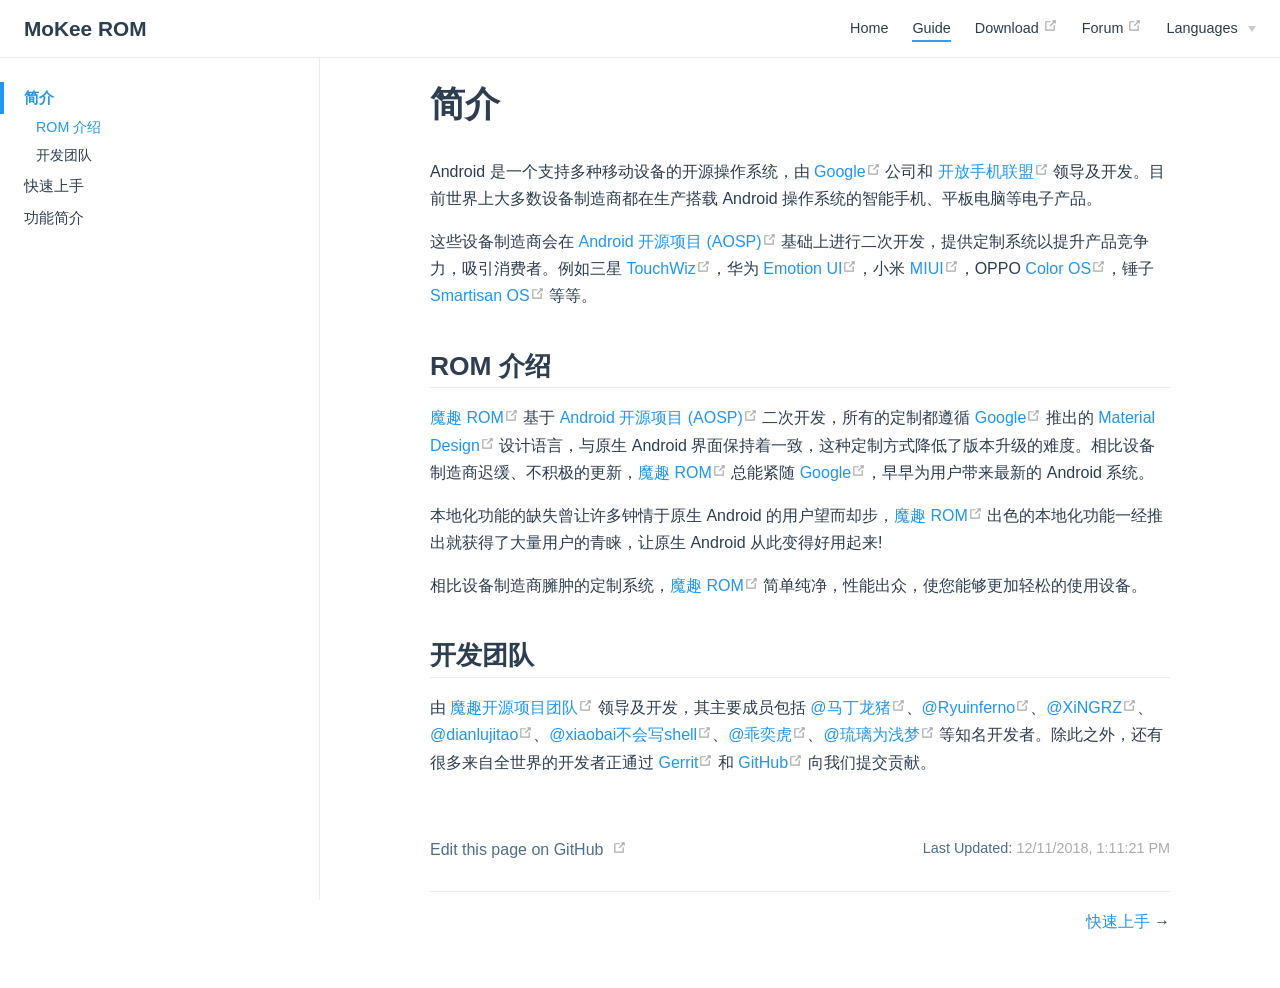
<file: en/guide/index.html>
<!DOCTYPE html>
<html lang="en-US">
  <head>
    <meta charset="utf-8">
    <meta name="viewport" content="width=device-width,initial-scale=1">
    <title>简介 | MoKee ROM</title>
    <meta name="description" content="Android Community Operating System">
    <link rel="icon" href="/images/logo.png">
    
    <link rel="preload" href="/assets/css/0.styles.97d99871.css" as="style"><link rel="preload" href="/assets/js/app.cc7cb20d.js" as="script"><link rel="preload" href="/assets/js/5.ce623c2c.js" as="script"><link rel="prefetch" href="/assets/js/10.b89737d7.js"><link rel="prefetch" href="/assets/js/11.7e47784c.js"><link rel="prefetch" href="/assets/js/2.1a3627a8.js"><link rel="prefetch" href="/assets/js/3.772b750e.js"><link rel="prefetch" href="/assets/js/4.c924675e.js"><link rel="prefetch" href="/assets/js/6.87dce2af.js"><link rel="prefetch" href="/assets/js/7.4f730525.js"><link rel="prefetch" href="/assets/js/8.2f0ec15b.js"><link rel="prefetch" href="/assets/js/9.7cadb9c4.js">
    <link rel="stylesheet" href="/assets/css/0.styles.97d99871.css">
  </head>
  <body>
    <div id="app" data-server-rendered="true"><div class="theme-container"><header class="navbar"><div class="sidebar-button"><svg xmlns="http://www.w3.org/2000/svg" aria-hidden="true" role="img" viewBox="0 0 448 512" class="icon"><path fill="currentColor" d="M436 124H12c-6.627 0-12-5.373-12-12V80c0-6.627 5.373-12 12-12h424c6.627 0 12 5.373 12 12v32c0 6.627-5.373 12-12 12zm0 160H12c-6.627 0-12-5.373-12-12v-32c0-6.627 5.373-12 12-12h424c6.627 0 12 5.373 12 12v32c0 6.627-5.373 12-12 12zm0 160H12c-6.627 0-12-5.373-12-12v-32c0-6.627 5.373-12 12-12h424c6.627 0 12 5.373 12 12v32c0 6.627-5.373 12-12 12z"></path></svg></div> <a href="/en/" class="home-link router-link-active"><!----> <span class="site-name">MoKee ROM</span></a> <div class="links" style="max-width:nullpx;"><!----> <nav class="nav-links can-hide"><div class="nav-item"><a href="/en/" class="nav-link">Home</a></div><div class="nav-item"><a href="/en/guide/" class="nav-link router-link-exact-active router-link-active">Guide</a></div><div class="nav-item"><a href="https://download.mokeedev.com" target="_blank" rel="noopener noreferrer" class="nav-link external">
  Download
  <svg xmlns="http://www.w3.org/2000/svg" aria-hidden="true" x="0px" y="0px" viewBox="0 0 100 100" width="15" height="15" class="icon outbound"><path fill="currentColor" d="M18.8,85.1h56l0,0c2.2,0,4-1.8,4-4v-32h-8v28h-48v-48h28v-8h-32l0,0c-2.2,0-4,1.8-4,4v56C14.8,83.3,16.6,85.1,18.8,85.1z"></path> <polygon fill="currentColor" points="45.7,48.7 51.3,54.3 77.2,28.5 77.2,37.2 85.2,37.2 85.2,14.9 62.8,14.9 62.8,22.9 71.5,22.9"></polygon></svg></a></div><div class="nav-item"><a href="https://bbs.mokeedev.com" target="_blank" rel="noopener noreferrer" class="nav-link external">
  Forum
  <svg xmlns="http://www.w3.org/2000/svg" aria-hidden="true" x="0px" y="0px" viewBox="0 0 100 100" width="15" height="15" class="icon outbound"><path fill="currentColor" d="M18.8,85.1h56l0,0c2.2,0,4-1.8,4-4v-32h-8v28h-48v-48h28v-8h-32l0,0c-2.2,0-4,1.8-4,4v56C14.8,83.3,16.6,85.1,18.8,85.1z"></path> <polygon fill="currentColor" points="45.7,48.7 51.3,54.3 77.2,28.5 77.2,37.2 85.2,37.2 85.2,14.9 62.8,14.9 62.8,22.9 71.5,22.9"></polygon></svg></a></div><div class="nav-item"><div class="dropdown-wrapper"><a class="dropdown-title"><span class="title">Languages</span> <span class="arrow right"></span></a> <ul class="nav-dropdown" style="display:none;"><li class="dropdown-item"><!----> <a href="/guide/" class="nav-link">简体中文</a></li><li class="dropdown-item"><!----> <a href="/en/guide/" class="nav-link router-link-exact-active router-link-active">English</a></li></ul></div></div> <!----></nav></div></header> <div class="sidebar-mask"></div> <div class="sidebar"><nav class="nav-links"><div class="nav-item"><a href="/en/" class="nav-link">Home</a></div><div class="nav-item"><a href="/en/guide/" class="nav-link router-link-exact-active router-link-active">Guide</a></div><div class="nav-item"><a href="https://download.mokeedev.com" target="_blank" rel="noopener noreferrer" class="nav-link external">
  Download
  <svg xmlns="http://www.w3.org/2000/svg" aria-hidden="true" x="0px" y="0px" viewBox="0 0 100 100" width="15" height="15" class="icon outbound"><path fill="currentColor" d="M18.8,85.1h56l0,0c2.2,0,4-1.8,4-4v-32h-8v28h-48v-48h28v-8h-32l0,0c-2.2,0-4,1.8-4,4v56C14.8,83.3,16.6,85.1,18.8,85.1z"></path> <polygon fill="currentColor" points="45.7,48.7 51.3,54.3 77.2,28.5 77.2,37.2 85.2,37.2 85.2,14.9 62.8,14.9 62.8,22.9 71.5,22.9"></polygon></svg></a></div><div class="nav-item"><a href="https://bbs.mokeedev.com" target="_blank" rel="noopener noreferrer" class="nav-link external">
  Forum
  <svg xmlns="http://www.w3.org/2000/svg" aria-hidden="true" x="0px" y="0px" viewBox="0 0 100 100" width="15" height="15" class="icon outbound"><path fill="currentColor" d="M18.8,85.1h56l0,0c2.2,0,4-1.8,4-4v-32h-8v28h-48v-48h28v-8h-32l0,0c-2.2,0-4,1.8-4,4v56C14.8,83.3,16.6,85.1,18.8,85.1z"></path> <polygon fill="currentColor" points="45.7,48.7 51.3,54.3 77.2,28.5 77.2,37.2 85.2,37.2 85.2,14.9 62.8,14.9 62.8,22.9 71.5,22.9"></polygon></svg></a></div><div class="nav-item"><div class="dropdown-wrapper"><a class="dropdown-title"><span class="title">Languages</span> <span class="arrow right"></span></a> <ul class="nav-dropdown" style="display:none;"><li class="dropdown-item"><!----> <a href="/guide/" class="nav-link">简体中文</a></li><li class="dropdown-item"><!----> <a href="/en/guide/" class="nav-link router-link-exact-active router-link-active">English</a></li></ul></div></div> <!----></nav>  <ul class="sidebar-links"><li><a href="/en/guide/" class="active sidebar-link">简介</a><ul class="sidebar-sub-headers"><li class="sidebar-sub-header"><a href="/en/guide/#rom-介绍" class="sidebar-link">ROM 介绍</a></li><li class="sidebar-sub-header"><a href="/en/guide/#开发团队" class="sidebar-link">开发团队</a></li></ul></li><li><a href="/en/guide/getting_started.html" class="sidebar-link">快速上手</a></li><li><a href="/en/guide/feature.html" class="sidebar-link">功能简介</a></li></ul> </div> <div class="page"> <div class="content"><h1 id="简介"><a href="#简介" aria-hidden="true" class="header-anchor">#</a> 简介</h1> <p>Android 是一个支持多种移动设备的开源操作系统，由 <a href="https://www.google.com/about/" target="_blank" rel="noopener noreferrer">Google<svg xmlns="http://www.w3.org/2000/svg" aria-hidden="true" x="0px" y="0px" viewBox="0 0 100 100" width="15" height="15" class="icon outbound"><path fill="currentColor" d="M18.8,85.1h56l0,0c2.2,0,4-1.8,4-4v-32h-8v28h-48v-48h28v-8h-32l0,0c-2.2,0-4,1.8-4,4v56C14.8,83.3,16.6,85.1,18.8,85.1z"></path> <polygon fill="currentColor" points="45.7,48.7 51.3,54.3 77.2,28.5 77.2,37.2 85.2,37.2 85.2,14.9 62.8,14.9 62.8,22.9 71.5,22.9"></polygon></svg></a> 公司和 <a href="https://www.openhandsetalliance.com" target="_blank" rel="noopener noreferrer">开放手机联盟<svg xmlns="http://www.w3.org/2000/svg" aria-hidden="true" x="0px" y="0px" viewBox="0 0 100 100" width="15" height="15" class="icon outbound"><path fill="currentColor" d="M18.8,85.1h56l0,0c2.2,0,4-1.8,4-4v-32h-8v28h-48v-48h28v-8h-32l0,0c-2.2,0-4,1.8-4,4v56C14.8,83.3,16.6,85.1,18.8,85.1z"></path> <polygon fill="currentColor" points="45.7,48.7 51.3,54.3 77.2,28.5 77.2,37.2 85.2,37.2 85.2,14.9 62.8,14.9 62.8,22.9 71.5,22.9"></polygon></svg></a> 领导及开发。目前世界上大多数设备制造商都在生产搭载 Android 操作系统的智能手机、平板电脑等电子产品。</p> <p>这些设备制造商会在 <a href="https://source.android.com/" target="_blank" rel="noopener noreferrer">Android 开源项目 (AOSP)<svg xmlns="http://www.w3.org/2000/svg" aria-hidden="true" x="0px" y="0px" viewBox="0 0 100 100" width="15" height="15" class="icon outbound"><path fill="currentColor" d="M18.8,85.1h56l0,0c2.2,0,4-1.8,4-4v-32h-8v28h-48v-48h28v-8h-32l0,0c-2.2,0-4,1.8-4,4v56C14.8,83.3,16.6,85.1,18.8,85.1z"></path> <polygon fill="currentColor" points="45.7,48.7 51.3,54.3 77.2,28.5 77.2,37.2 85.2,37.2 85.2,14.9 62.8,14.9 62.8,22.9 71.5,22.9"></polygon></svg></a> 基础上进行二次开发，提供定制系统以提升产品竞争力，吸引消费者。例如三星 <a href="https://baike.baidu.com/item/TouchWiz" target="_blank" rel="noopener noreferrer">TouchWiz<svg xmlns="http://www.w3.org/2000/svg" aria-hidden="true" x="0px" y="0px" viewBox="0 0 100 100" width="15" height="15" class="icon outbound"><path fill="currentColor" d="M18.8,85.1h56l0,0c2.2,0,4-1.8,4-4v-32h-8v28h-48v-48h28v-8h-32l0,0c-2.2,0-4,1.8-4,4v56C14.8,83.3,16.6,85.1,18.8,85.1z"></path> <polygon fill="currentColor" points="45.7,48.7 51.3,54.3 77.2,28.5 77.2,37.2 85.2,37.2 85.2,14.9 62.8,14.9 62.8,22.9 71.5,22.9"></polygon></svg></a>，华为 <a href="https://baike.baidu.com/item/EMUI" target="_blank" rel="noopener noreferrer">Emotion UI<svg xmlns="http://www.w3.org/2000/svg" aria-hidden="true" x="0px" y="0px" viewBox="0 0 100 100" width="15" height="15" class="icon outbound"><path fill="currentColor" d="M18.8,85.1h56l0,0c2.2,0,4-1.8,4-4v-32h-8v28h-48v-48h28v-8h-32l0,0c-2.2,0-4,1.8-4,4v56C14.8,83.3,16.6,85.1,18.8,85.1z"></path> <polygon fill="currentColor" points="45.7,48.7 51.3,54.3 77.2,28.5 77.2,37.2 85.2,37.2 85.2,14.9 62.8,14.9 62.8,22.9 71.5,22.9"></polygon></svg></a>，小米 <a href="https://baike.baidu.com/item/MIUI" target="_blank" rel="noopener noreferrer">MIUI<svg xmlns="http://www.w3.org/2000/svg" aria-hidden="true" x="0px" y="0px" viewBox="0 0 100 100" width="15" height="15" class="icon outbound"><path fill="currentColor" d="M18.8,85.1h56l0,0c2.2,0,4-1.8,4-4v-32h-8v28h-48v-48h28v-8h-32l0,0c-2.2,0-4,1.8-4,4v56C14.8,83.3,16.6,85.1,18.8,85.1z"></path> <polygon fill="currentColor" points="45.7,48.7 51.3,54.3 77.2,28.5 77.2,37.2 85.2,37.2 85.2,14.9 62.8,14.9 62.8,22.9 71.5,22.9"></polygon></svg></a>，OPPO <a href="https://baike.baidu.com/item/ColorOS" target="_blank" rel="noopener noreferrer">Color OS<svg xmlns="http://www.w3.org/2000/svg" aria-hidden="true" x="0px" y="0px" viewBox="0 0 100 100" width="15" height="15" class="icon outbound"><path fill="currentColor" d="M18.8,85.1h56l0,0c2.2,0,4-1.8,4-4v-32h-8v28h-48v-48h28v-8h-32l0,0c-2.2,0-4,1.8-4,4v56C14.8,83.3,16.6,85.1,18.8,85.1z"></path> <polygon fill="currentColor" points="45.7,48.7 51.3,54.3 77.2,28.5 77.2,37.2 85.2,37.2 85.2,14.9 62.8,14.9 62.8,22.9 71.5,22.9"></polygon></svg></a>，锤子 <a href="https://baike.baidu.com/item/Smartisan%20OS" target="_blank" rel="noopener noreferrer">Smartisan OS<svg xmlns="http://www.w3.org/2000/svg" aria-hidden="true" x="0px" y="0px" viewBox="0 0 100 100" width="15" height="15" class="icon outbound"><path fill="currentColor" d="M18.8,85.1h56l0,0c2.2,0,4-1.8,4-4v-32h-8v28h-48v-48h28v-8h-32l0,0c-2.2,0-4,1.8-4,4v56C14.8,83.3,16.6,85.1,18.8,85.1z"></path> <polygon fill="currentColor" points="45.7,48.7 51.3,54.3 77.2,28.5 77.2,37.2 85.2,37.2 85.2,14.9 62.8,14.9 62.8,22.9 71.5,22.9"></polygon></svg></a> 等等。</p> <h2 id="rom-介绍"><a href="#rom-介绍" aria-hidden="true" class="header-anchor">#</a> ROM 介绍</h2> <p><a href="https://download.mokeedev.com/" target="_blank" rel="noopener noreferrer">魔趣 ROM<svg xmlns="http://www.w3.org/2000/svg" aria-hidden="true" x="0px" y="0px" viewBox="0 0 100 100" width="15" height="15" class="icon outbound"><path fill="currentColor" d="M18.8,85.1h56l0,0c2.2,0,4-1.8,4-4v-32h-8v28h-48v-48h28v-8h-32l0,0c-2.2,0-4,1.8-4,4v56C14.8,83.3,16.6,85.1,18.8,85.1z"></path> <polygon fill="currentColor" points="45.7,48.7 51.3,54.3 77.2,28.5 77.2,37.2 85.2,37.2 85.2,14.9 62.8,14.9 62.8,22.9 71.5,22.9"></polygon></svg></a> 基于 <a href="https://source.android.com/" target="_blank" rel="noopener noreferrer">Android 开源项目 (AOSP)<svg xmlns="http://www.w3.org/2000/svg" aria-hidden="true" x="0px" y="0px" viewBox="0 0 100 100" width="15" height="15" class="icon outbound"><path fill="currentColor" d="M18.8,85.1h56l0,0c2.2,0,4-1.8,4-4v-32h-8v28h-48v-48h28v-8h-32l0,0c-2.2,0-4,1.8-4,4v56C14.8,83.3,16.6,85.1,18.8,85.1z"></path> <polygon fill="currentColor" points="45.7,48.7 51.3,54.3 77.2,28.5 77.2,37.2 85.2,37.2 85.2,14.9 62.8,14.9 62.8,22.9 71.5,22.9"></polygon></svg></a> 二次开发，所有的定制都遵循 <a href="https://www.google.com/about/" target="_blank" rel="noopener noreferrer">Google<svg xmlns="http://www.w3.org/2000/svg" aria-hidden="true" x="0px" y="0px" viewBox="0 0 100 100" width="15" height="15" class="icon outbound"><path fill="currentColor" d="M18.8,85.1h56l0,0c2.2,0,4-1.8,4-4v-32h-8v28h-48v-48h28v-8h-32l0,0c-2.2,0-4,1.8-4,4v56C14.8,83.3,16.6,85.1,18.8,85.1z"></path> <polygon fill="currentColor" points="45.7,48.7 51.3,54.3 77.2,28.5 77.2,37.2 85.2,37.2 85.2,14.9 62.8,14.9 62.8,22.9 71.5,22.9"></polygon></svg></a> 推出的 <a href="https://material.io/" target="_blank" rel="noopener noreferrer">Material Design<svg xmlns="http://www.w3.org/2000/svg" aria-hidden="true" x="0px" y="0px" viewBox="0 0 100 100" width="15" height="15" class="icon outbound"><path fill="currentColor" d="M18.8,85.1h56l0,0c2.2,0,4-1.8,4-4v-32h-8v28h-48v-48h28v-8h-32l0,0c-2.2,0-4,1.8-4,4v56C14.8,83.3,16.6,85.1,18.8,85.1z"></path> <polygon fill="currentColor" points="45.7,48.7 51.3,54.3 77.2,28.5 77.2,37.2 85.2,37.2 85.2,14.9 62.8,14.9 62.8,22.9 71.5,22.9"></polygon></svg></a> 设计语言，与原生 Android 界面保持着一致，这种定制方式降低了版本升级的难度。相比设备制造商迟缓、不积极的更新，<a href="https://download.mokeedev.com/" target="_blank" rel="noopener noreferrer">魔趣 ROM<svg xmlns="http://www.w3.org/2000/svg" aria-hidden="true" x="0px" y="0px" viewBox="0 0 100 100" width="15" height="15" class="icon outbound"><path fill="currentColor" d="M18.8,85.1h56l0,0c2.2,0,4-1.8,4-4v-32h-8v28h-48v-48h28v-8h-32l0,0c-2.2,0-4,1.8-4,4v56C14.8,83.3,16.6,85.1,18.8,85.1z"></path> <polygon fill="currentColor" points="45.7,48.7 51.3,54.3 77.2,28.5 77.2,37.2 85.2,37.2 85.2,14.9 62.8,14.9 62.8,22.9 71.5,22.9"></polygon></svg></a> 总能紧随 <a href="https://www.google.com/about/" target="_blank" rel="noopener noreferrer">Google<svg xmlns="http://www.w3.org/2000/svg" aria-hidden="true" x="0px" y="0px" viewBox="0 0 100 100" width="15" height="15" class="icon outbound"><path fill="currentColor" d="M18.8,85.1h56l0,0c2.2,0,4-1.8,4-4v-32h-8v28h-48v-48h28v-8h-32l0,0c-2.2,0-4,1.8-4,4v56C14.8,83.3,16.6,85.1,18.8,85.1z"></path> <polygon fill="currentColor" points="45.7,48.7 51.3,54.3 77.2,28.5 77.2,37.2 85.2,37.2 85.2,14.9 62.8,14.9 62.8,22.9 71.5,22.9"></polygon></svg></a>，早早为用户带来最新的 Android 系统。</p> <p>本地化功能的缺失曾让许多钟情于原生 Android 的用户望而却步，<a href="https://download.mokeedev.com/" target="_blank" rel="noopener noreferrer">魔趣 ROM<svg xmlns="http://www.w3.org/2000/svg" aria-hidden="true" x="0px" y="0px" viewBox="0 0 100 100" width="15" height="15" class="icon outbound"><path fill="currentColor" d="M18.8,85.1h56l0,0c2.2,0,4-1.8,4-4v-32h-8v28h-48v-48h28v-8h-32l0,0c-2.2,0-4,1.8-4,4v56C14.8,83.3,16.6,85.1,18.8,85.1z"></path> <polygon fill="currentColor" points="45.7,48.7 51.3,54.3 77.2,28.5 77.2,37.2 85.2,37.2 85.2,14.9 62.8,14.9 62.8,22.9 71.5,22.9"></polygon></svg></a> 出色的本地化功能一经推出就获得了大量用户的青睐，让原生 Android 从此变得好用起来!</p> <p>相比设备制造商臃肿的定制系统，<a href="https://download.mokeedev.com/" target="_blank" rel="noopener noreferrer">魔趣 ROM<svg xmlns="http://www.w3.org/2000/svg" aria-hidden="true" x="0px" y="0px" viewBox="0 0 100 100" width="15" height="15" class="icon outbound"><path fill="currentColor" d="M18.8,85.1h56l0,0c2.2,0,4-1.8,4-4v-32h-8v28h-48v-48h28v-8h-32l0,0c-2.2,0-4,1.8-4,4v56C14.8,83.3,16.6,85.1,18.8,85.1z"></path> <polygon fill="currentColor" points="45.7,48.7 51.3,54.3 77.2,28.5 77.2,37.2 85.2,37.2 85.2,14.9 62.8,14.9 62.8,22.9 71.5,22.9"></polygon></svg></a> 简单纯净，性能出众，使您能够更加轻松的使用设备。</p> <h2 id="开发团队"><a href="#开发团队" aria-hidden="true" class="header-anchor">#</a> 开发团队</h2> <p>由 <a href="https://bbs.mokeedev.com/groups/developers" target="_blank" rel="noopener noreferrer">魔趣开源项目团队<svg xmlns="http://www.w3.org/2000/svg" aria-hidden="true" x="0px" y="0px" viewBox="0 0 100 100" width="15" height="15" class="icon outbound"><path fill="currentColor" d="M18.8,85.1h56l0,0c2.2,0,4-1.8,4-4v-32h-8v28h-48v-48h28v-8h-32l0,0c-2.2,0-4,1.8-4,4v56C14.8,83.3,16.6,85.1,18.8,85.1z"></path> <polygon fill="currentColor" points="45.7,48.7 51.3,54.3 77.2,28.5 77.2,37.2 85.2,37.2 85.2,14.9 62.8,14.9 62.8,22.9 71.5,22.9"></polygon></svg></a> 领导及开发，其主要成员包括 <a href="https://weibo.com/martincz" target="_blank" rel="noopener noreferrer">@马丁龙猪<svg xmlns="http://www.w3.org/2000/svg" aria-hidden="true" x="0px" y="0px" viewBox="0 0 100 100" width="15" height="15" class="icon outbound"><path fill="currentColor" d="M18.8,85.1h56l0,0c2.2,0,4-1.8,4-4v-32h-8v28h-48v-48h28v-8h-32l0,0c-2.2,0-4,1.8-4,4v56C14.8,83.3,16.6,85.1,18.8,85.1z"></path> <polygon fill="currentColor" points="45.7,48.7 51.3,54.3 77.2,28.5 77.2,37.2 85.2,37.2 85.2,14.9 62.8,14.9 62.8,22.9 71.5,22.9"></polygon></svg></a>、<a href="https://forum.xda-developers.com/member.php?u=4576707" target="_blank" rel="noopener noreferrer">@Ryuinferno<svg xmlns="http://www.w3.org/2000/svg" aria-hidden="true" x="0px" y="0px" viewBox="0 0 100 100" width="15" height="15" class="icon outbound"><path fill="currentColor" d="M18.8,85.1h56l0,0c2.2,0,4-1.8,4-4v-32h-8v28h-48v-48h28v-8h-32l0,0c-2.2,0-4,1.8-4,4v56C14.8,83.3,16.6,85.1,18.8,85.1z"></path> <polygon fill="currentColor" points="45.7,48.7 51.3,54.3 77.2,28.5 77.2,37.2 85.2,37.2 85.2,14.9 62.8,14.9 62.8,22.9 71.5,22.9"></polygon></svg></a>、<a href="https://weibo.com/xingrz" target="_blank" rel="noopener noreferrer">@XiNGRZ<svg xmlns="http://www.w3.org/2000/svg" aria-hidden="true" x="0px" y="0px" viewBox="0 0 100 100" width="15" height="15" class="icon outbound"><path fill="currentColor" d="M18.8,85.1h56l0,0c2.2,0,4-1.8,4-4v-32h-8v28h-48v-48h28v-8h-32l0,0c-2.2,0-4,1.8-4,4v56C14.8,83.3,16.6,85.1,18.8,85.1z"></path> <polygon fill="currentColor" points="45.7,48.7 51.3,54.3 77.2,28.5 77.2,37.2 85.2,37.2 85.2,14.9 62.8,14.9 62.8,22.9 71.5,22.9"></polygon></svg></a>、<a href="https://weibo.com/dianlujitao" target="_blank" rel="noopener noreferrer">@dianlujitao<svg xmlns="http://www.w3.org/2000/svg" aria-hidden="true" x="0px" y="0px" viewBox="0 0 100 100" width="15" height="15" class="icon outbound"><path fill="currentColor" d="M18.8,85.1h56l0,0c2.2,0,4-1.8,4-4v-32h-8v28h-48v-48h28v-8h-32l0,0c-2.2,0-4,1.8-4,4v56C14.8,83.3,16.6,85.1,18.8,85.1z"></path> <polygon fill="currentColor" points="45.7,48.7 51.3,54.3 77.2,28.5 77.2,37.2 85.2,37.2 85.2,14.9 62.8,14.9 62.8,22.9 71.5,22.9"></polygon></svg></a>、<a href="https://weibo.com/u/3138080394" target="_blank" rel="noopener noreferrer">@xiaobai不会写shell<svg xmlns="http://www.w3.org/2000/svg" aria-hidden="true" x="0px" y="0px" viewBox="0 0 100 100" width="15" height="15" class="icon outbound"><path fill="currentColor" d="M18.8,85.1h56l0,0c2.2,0,4-1.8,4-4v-32h-8v28h-48v-48h28v-8h-32l0,0c-2.2,0-4,1.8-4,4v56C14.8,83.3,16.6,85.1,18.8,85.1z"></path> <polygon fill="currentColor" points="45.7,48.7 51.3,54.3 77.2,28.5 77.2,37.2 85.2,37.2 85.2,14.9 62.8,14.9 62.8,22.9 71.5,22.9"></polygon></svg></a>、<a href="https://weibo.com/guaiyihu" target="_blank" rel="noopener noreferrer">@乖奕虎<svg xmlns="http://www.w3.org/2000/svg" aria-hidden="true" x="0px" y="0px" viewBox="0 0 100 100" width="15" height="15" class="icon outbound"><path fill="currentColor" d="M18.8,85.1h56l0,0c2.2,0,4-1.8,4-4v-32h-8v28h-48v-48h28v-8h-32l0,0c-2.2,0-4,1.8-4,4v56C14.8,83.3,16.6,85.1,18.8,85.1z"></path> <polygon fill="currentColor" points="45.7,48.7 51.3,54.3 77.2,28.5 77.2,37.2 85.2,37.2 85.2,14.9 62.8,14.9 62.8,22.9 71.5,22.9"></polygon></svg></a>、<a href="https://weibo.com/tingyiisaac" target="_blank" rel="noopener noreferrer">@琉璃为浅梦<svg xmlns="http://www.w3.org/2000/svg" aria-hidden="true" x="0px" y="0px" viewBox="0 0 100 100" width="15" height="15" class="icon outbound"><path fill="currentColor" d="M18.8,85.1h56l0,0c2.2,0,4-1.8,4-4v-32h-8v28h-48v-48h28v-8h-32l0,0c-2.2,0-4,1.8-4,4v56C14.8,83.3,16.6,85.1,18.8,85.1z"></path> <polygon fill="currentColor" points="45.7,48.7 51.3,54.3 77.2,28.5 77.2,37.2 85.2,37.2 85.2,14.9 62.8,14.9 62.8,22.9 71.5,22.9"></polygon></svg></a> 等知名开发者。除此之外，还有很多来自全世界的开发者正通过 <a href="https://mokeedev.review/" target="_blank" rel="noopener noreferrer">Gerrit<svg xmlns="http://www.w3.org/2000/svg" aria-hidden="true" x="0px" y="0px" viewBox="0 0 100 100" width="15" height="15" class="icon outbound"><path fill="currentColor" d="M18.8,85.1h56l0,0c2.2,0,4-1.8,4-4v-32h-8v28h-48v-48h28v-8h-32l0,0c-2.2,0-4,1.8-4,4v56C14.8,83.3,16.6,85.1,18.8,85.1z"></path> <polygon fill="currentColor" points="45.7,48.7 51.3,54.3 77.2,28.5 77.2,37.2 85.2,37.2 85.2,14.9 62.8,14.9 62.8,22.9 71.5,22.9"></polygon></svg></a> 和 <a href="https://github.com/MoKee" target="_blank" rel="noopener noreferrer">GitHub<svg xmlns="http://www.w3.org/2000/svg" aria-hidden="true" x="0px" y="0px" viewBox="0 0 100 100" width="15" height="15" class="icon outbound"><path fill="currentColor" d="M18.8,85.1h56l0,0c2.2,0,4-1.8,4-4v-32h-8v28h-48v-48h28v-8h-32l0,0c-2.2,0-4,1.8-4,4v56C14.8,83.3,16.6,85.1,18.8,85.1z"></path> <polygon fill="currentColor" points="45.7,48.7 51.3,54.3 77.2,28.5 77.2,37.2 85.2,37.2 85.2,14.9 62.8,14.9 62.8,22.9 71.5,22.9"></polygon></svg></a> 向我们提交贡献。</p></div> <div class="page-edit"><div class="edit-link"><a href="https://github.com/MoKee/www/edit/master/www/en/guide/README.md" target="_blank" rel="noopener noreferrer">Edit this page on GitHub</a> <svg xmlns="http://www.w3.org/2000/svg" aria-hidden="true" x="0px" y="0px" viewBox="0 0 100 100" width="15" height="15" class="icon outbound"><path fill="currentColor" d="M18.8,85.1h56l0,0c2.2,0,4-1.8,4-4v-32h-8v28h-48v-48h28v-8h-32l0,0c-2.2,0-4,1.8-4,4v56C14.8,83.3,16.6,85.1,18.8,85.1z"></path> <polygon fill="currentColor" points="45.7,48.7 51.3,54.3 77.2,28.5 77.2,37.2 85.2,37.2 85.2,14.9 62.8,14.9 62.8,22.9 71.5,22.9"></polygon></svg></div> <div class="last-updated"><span class="prefix">Last Updated: </span> <span class="time">12/11/2018, 9:11:21 PM</span></div></div> <div class="page-nav"><p class="inner"><!----> <span class="next"><a href="/en/guide/getting_started.html">
          快速上手
        </a>
        →
      </span></p></div> </div> <!----></div></div>
    <script src="/assets/js/5.ce623c2c.js" defer></script><script src="/assets/js/app.cc7cb20d.js" defer></script>
  </body>
</html>
</file>
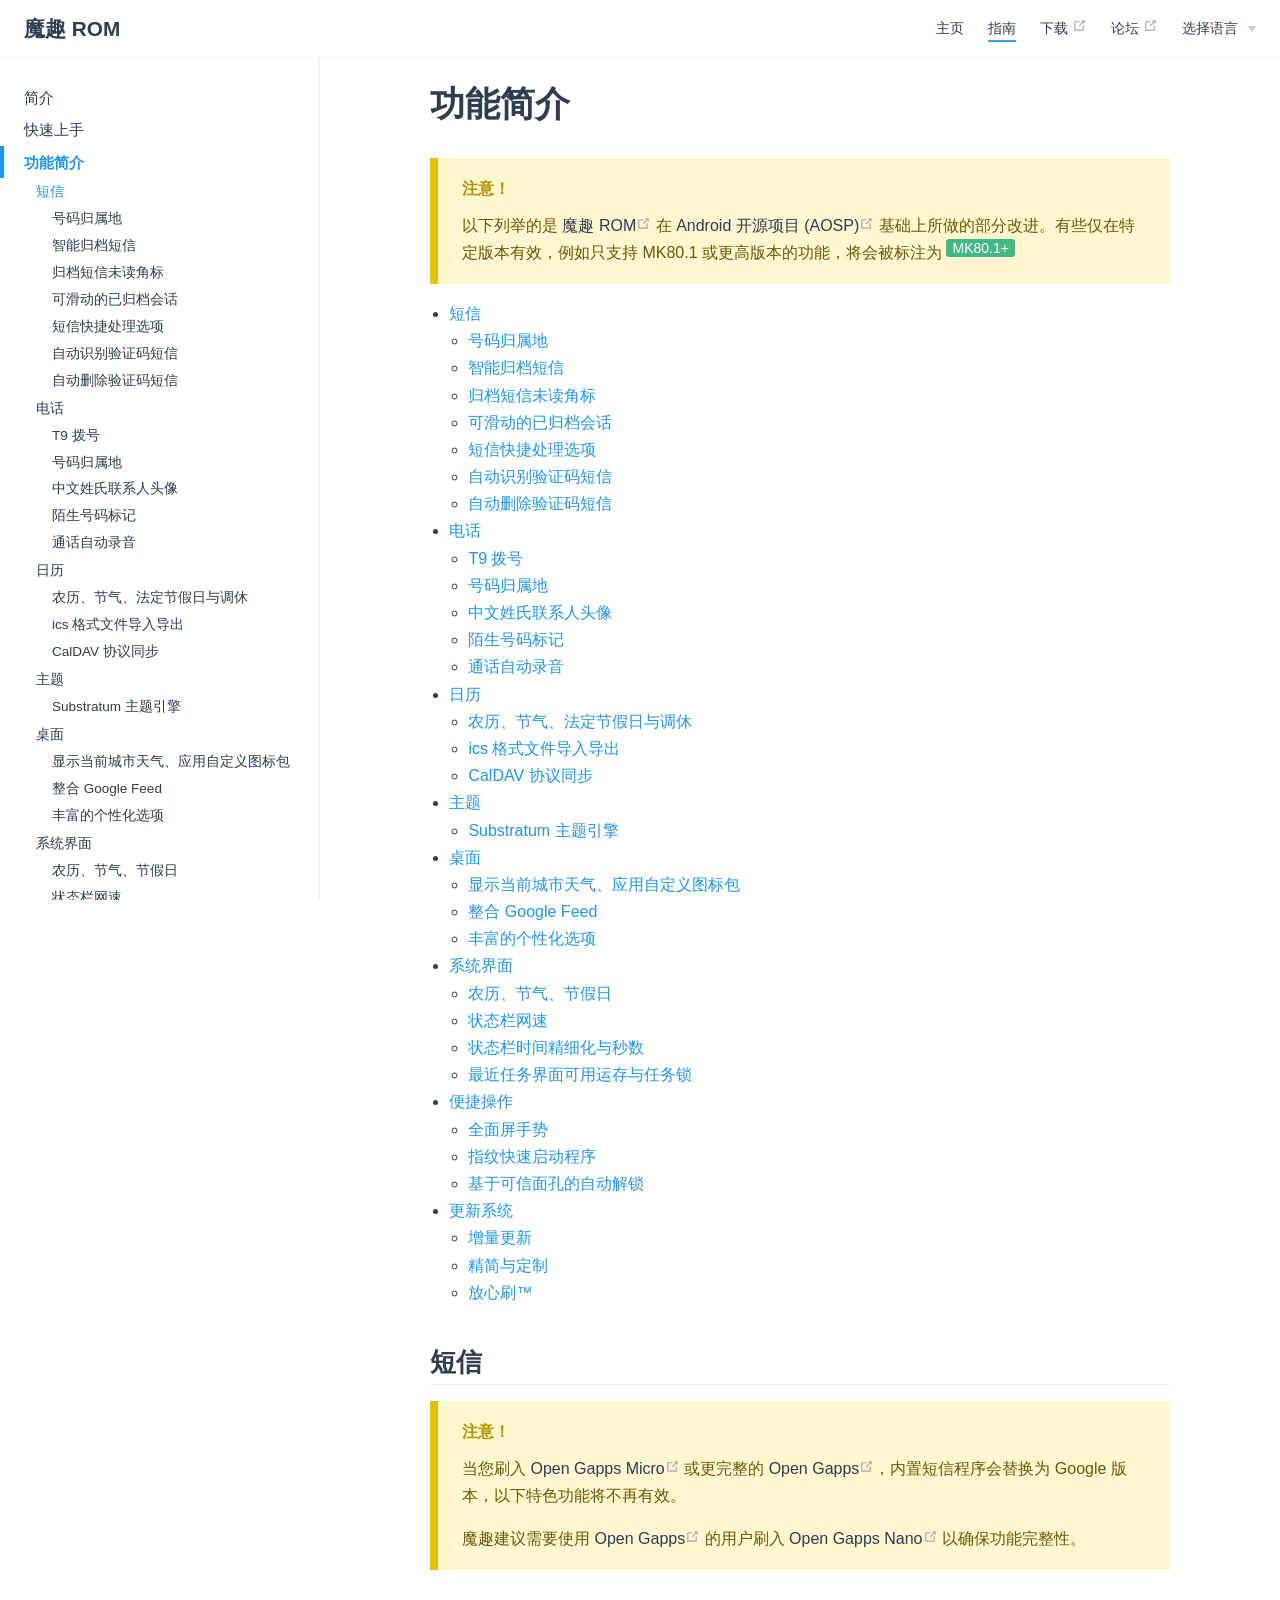
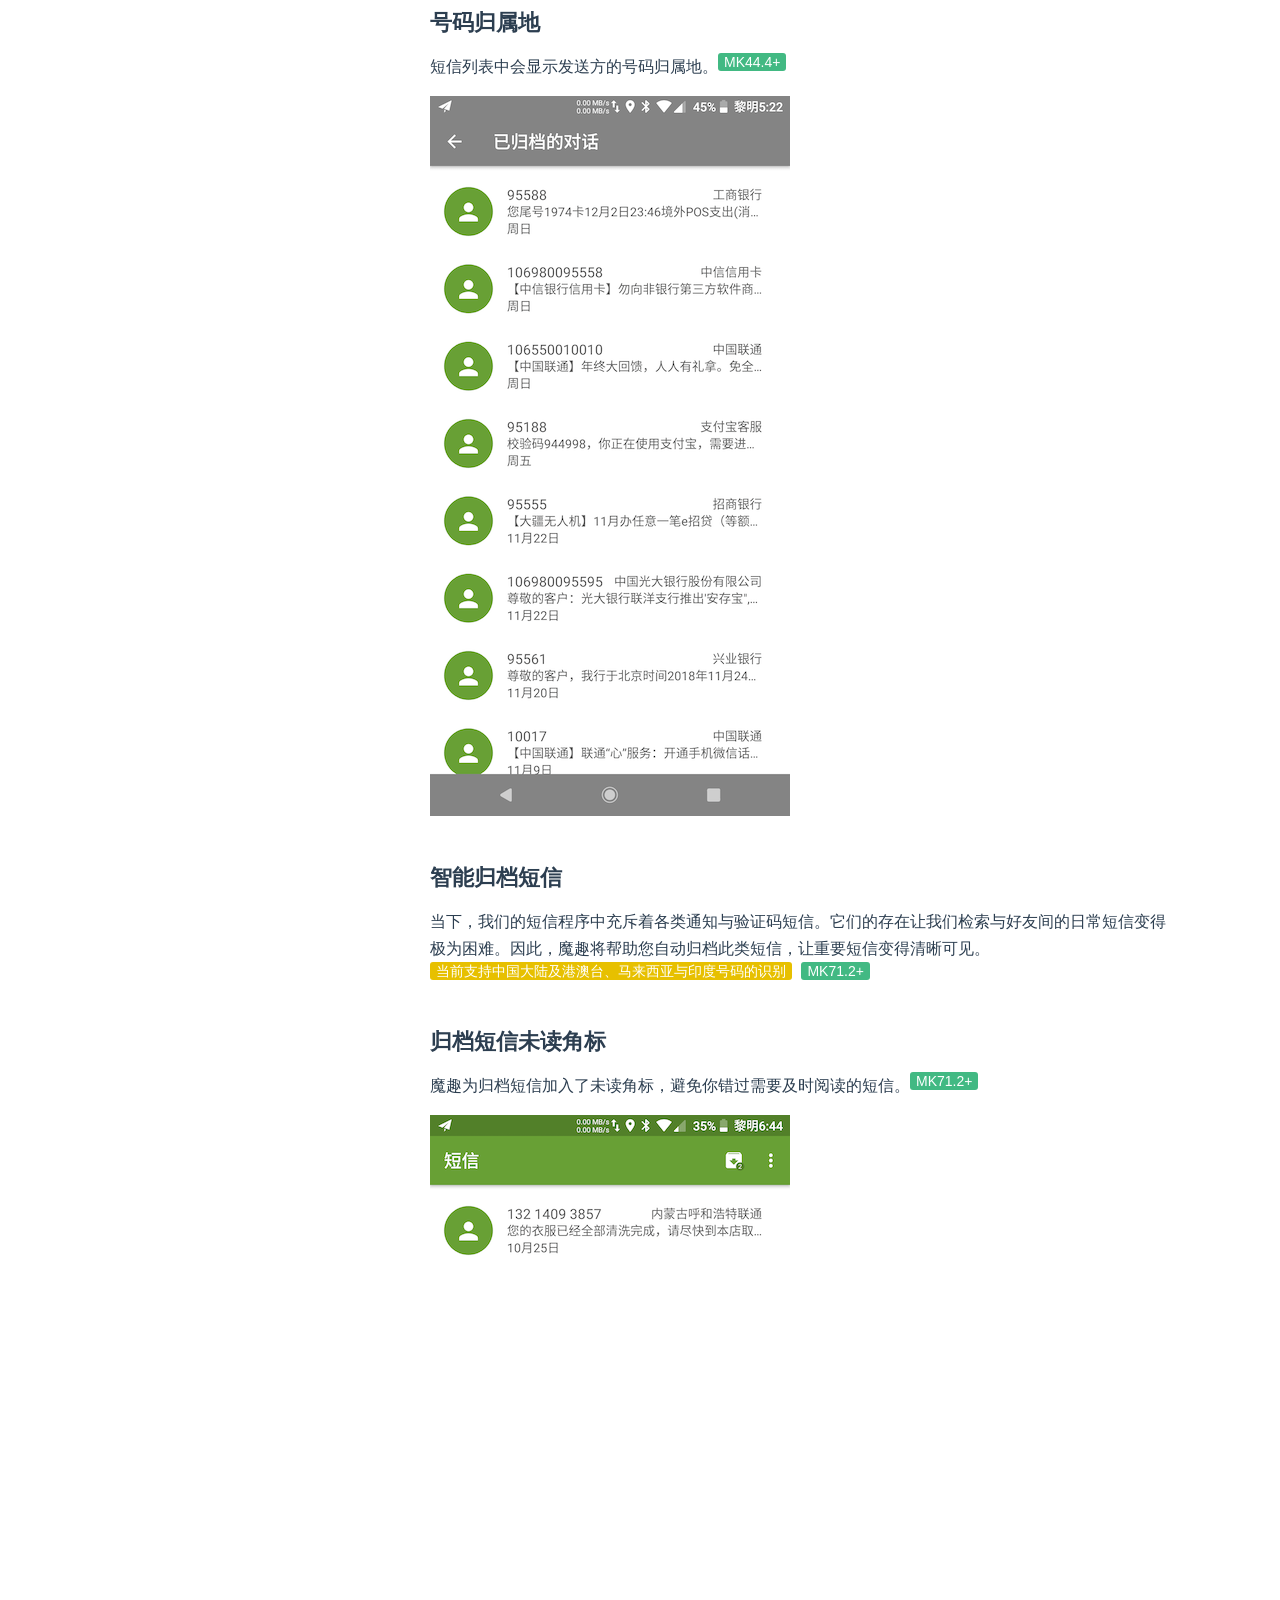
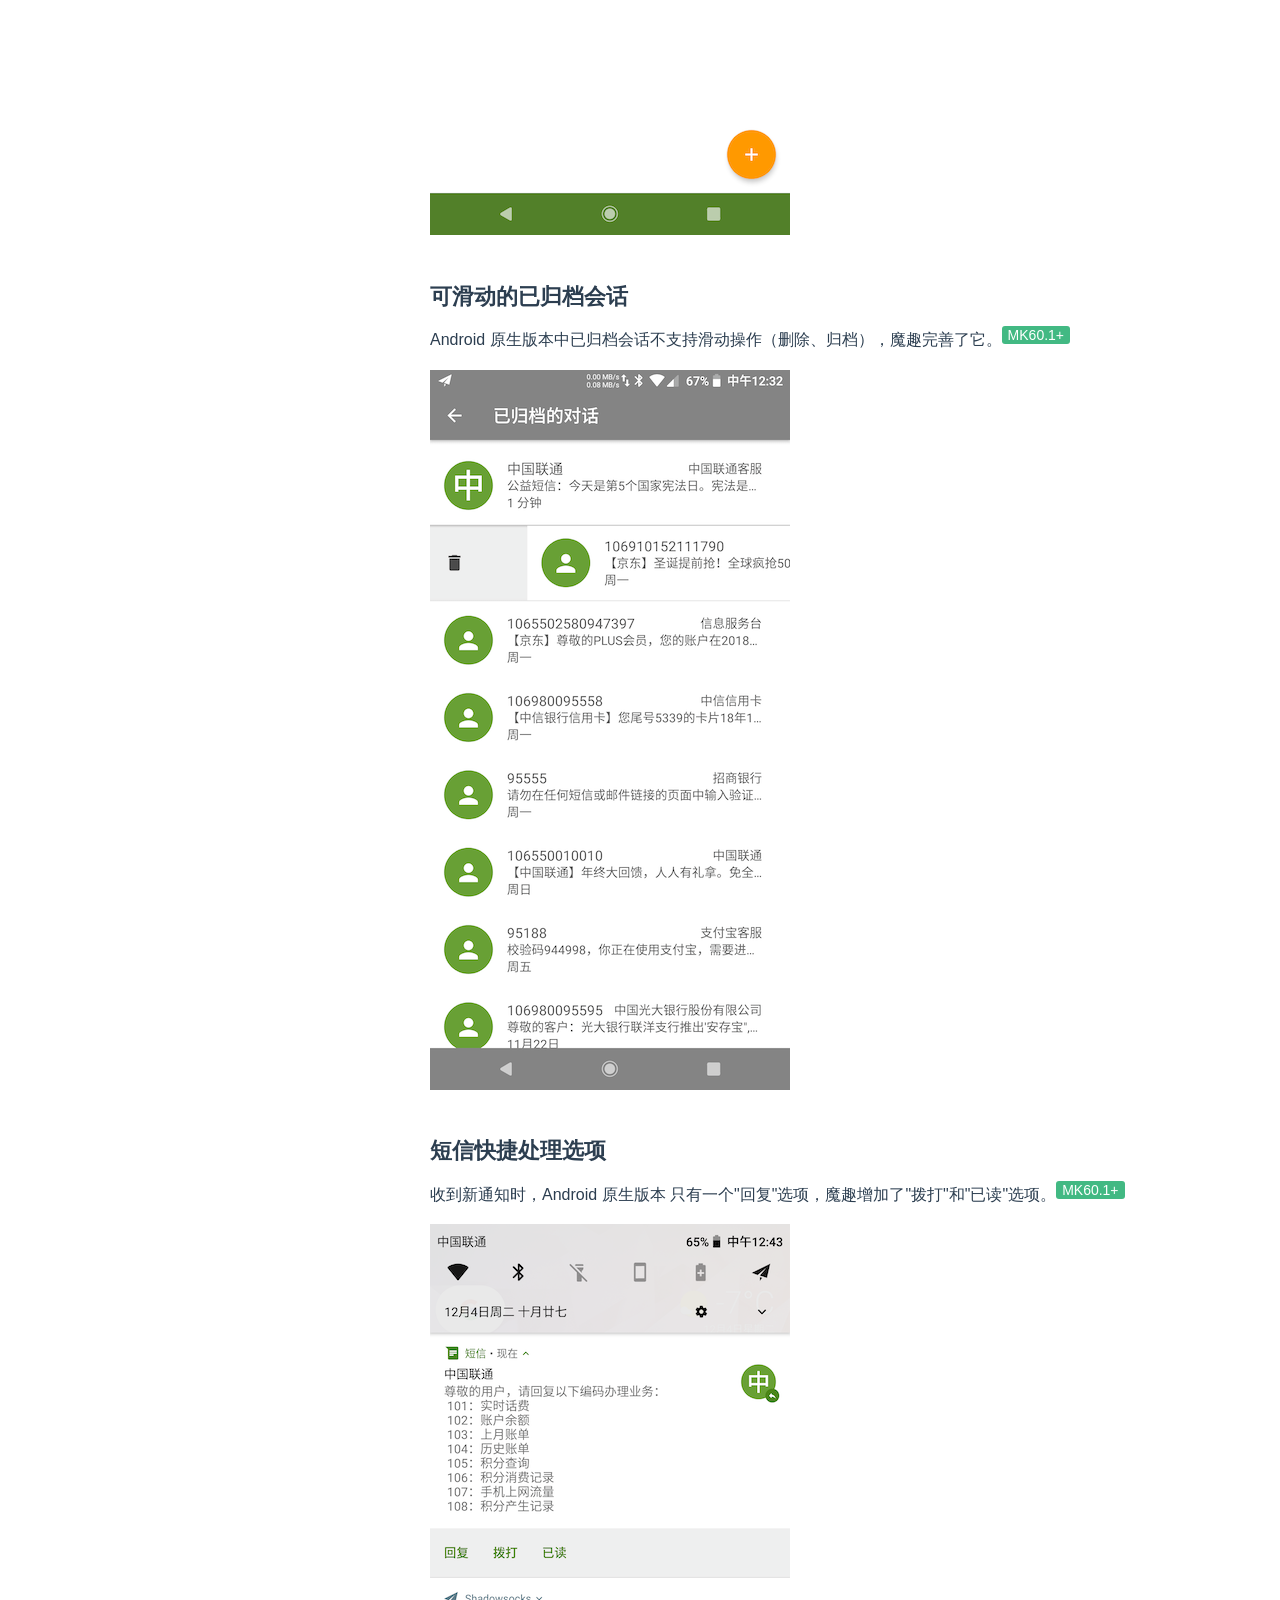
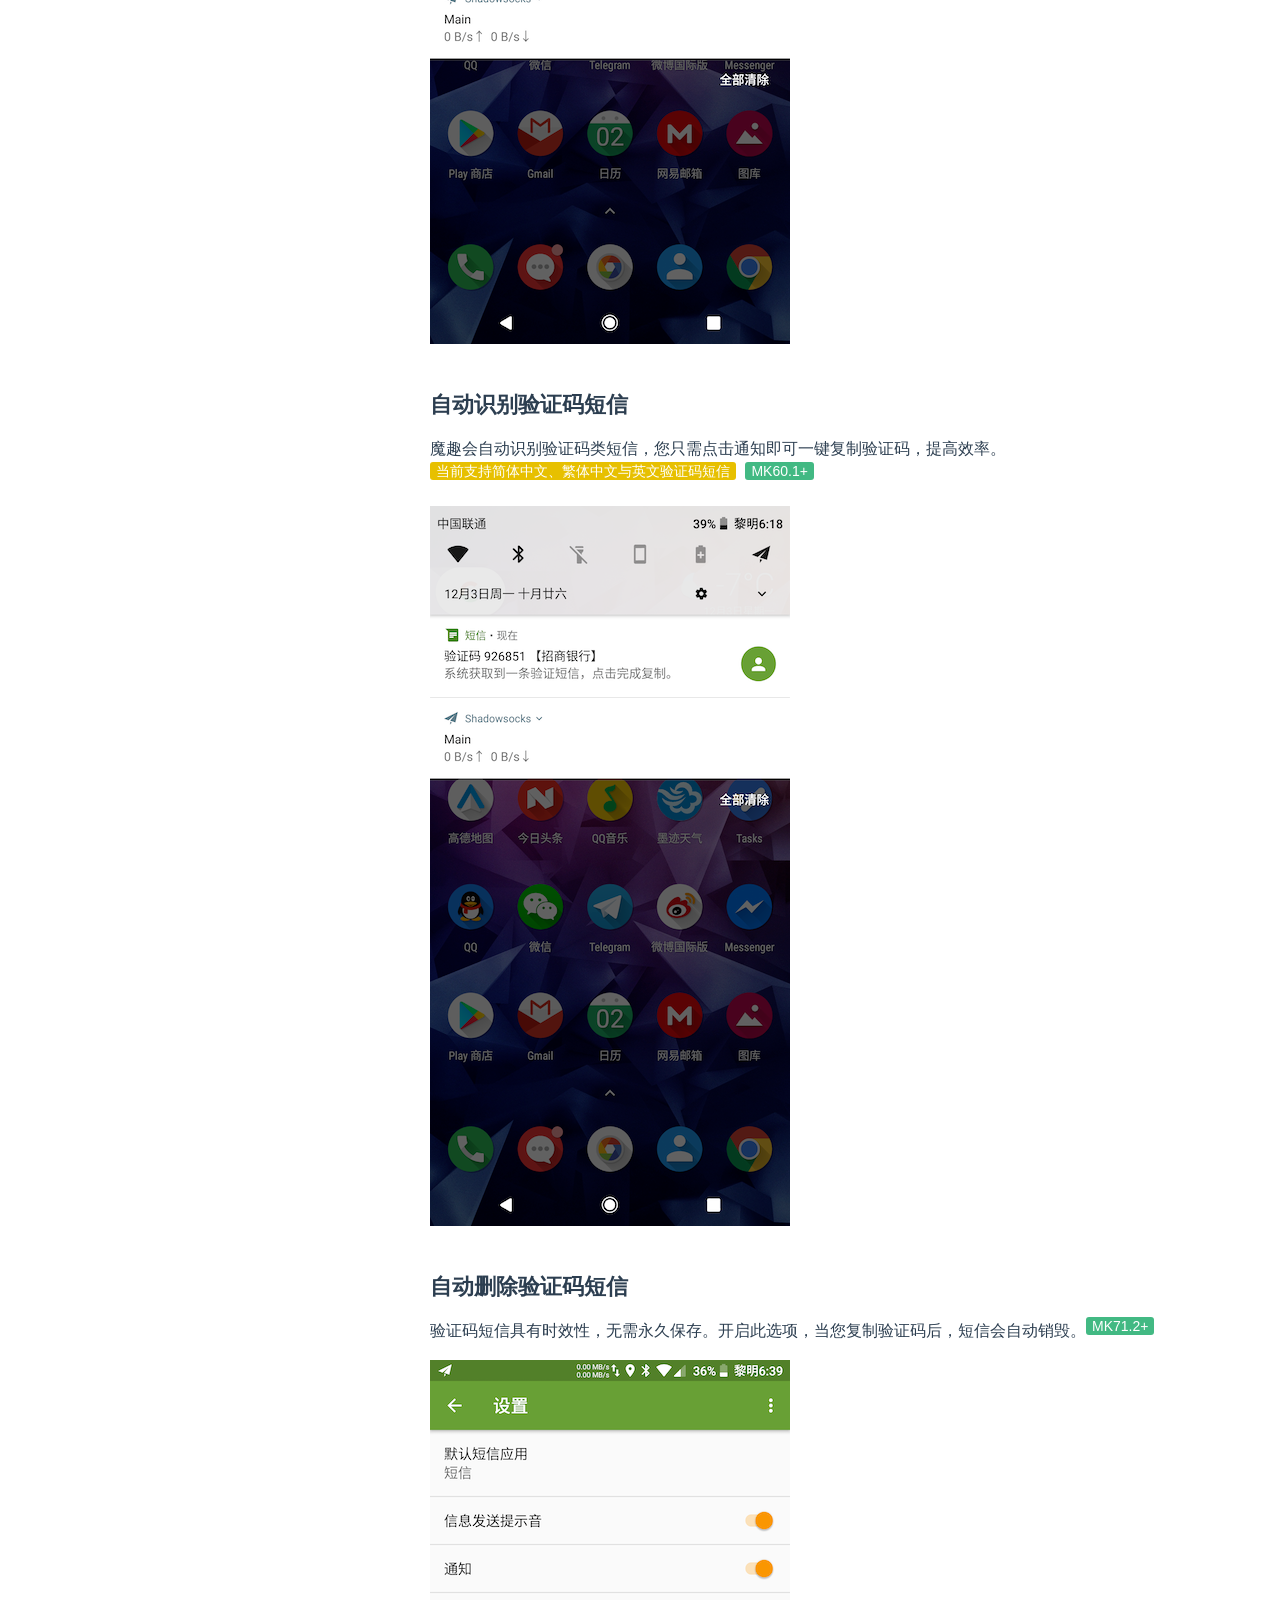
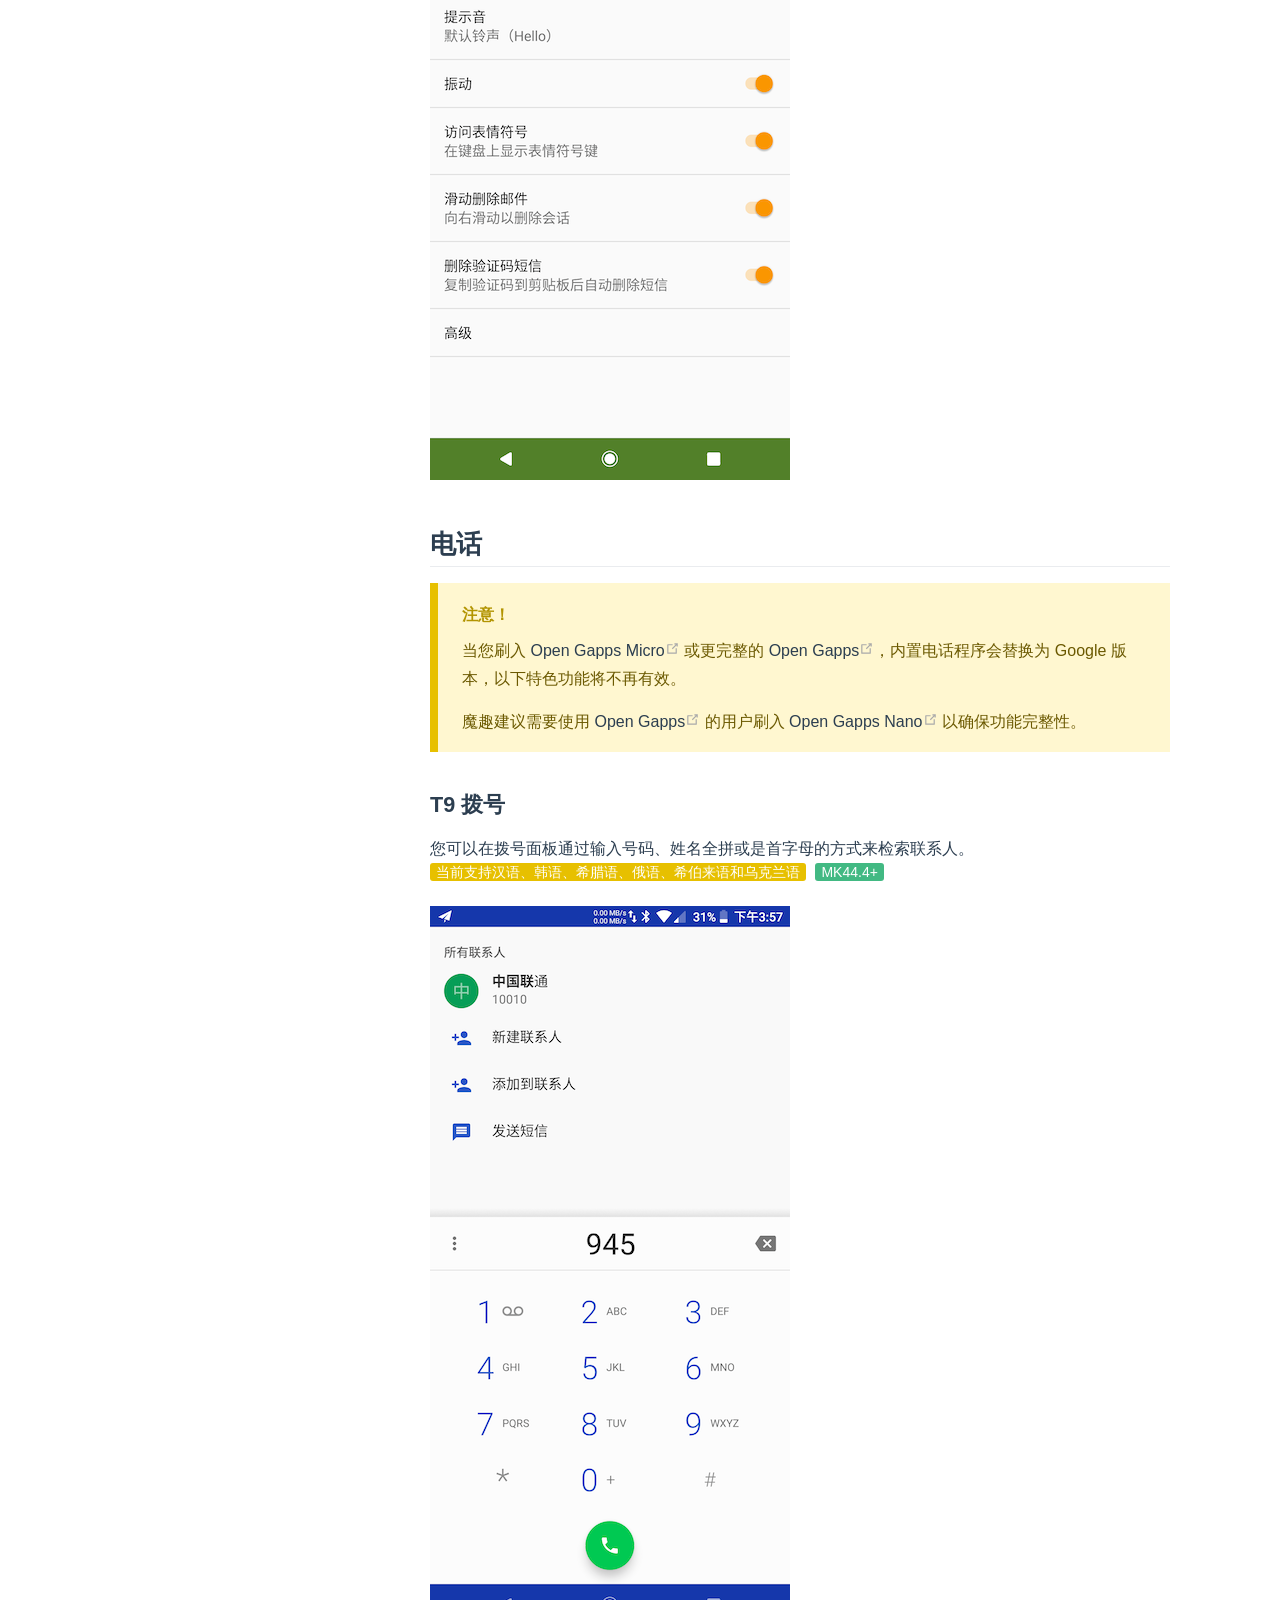
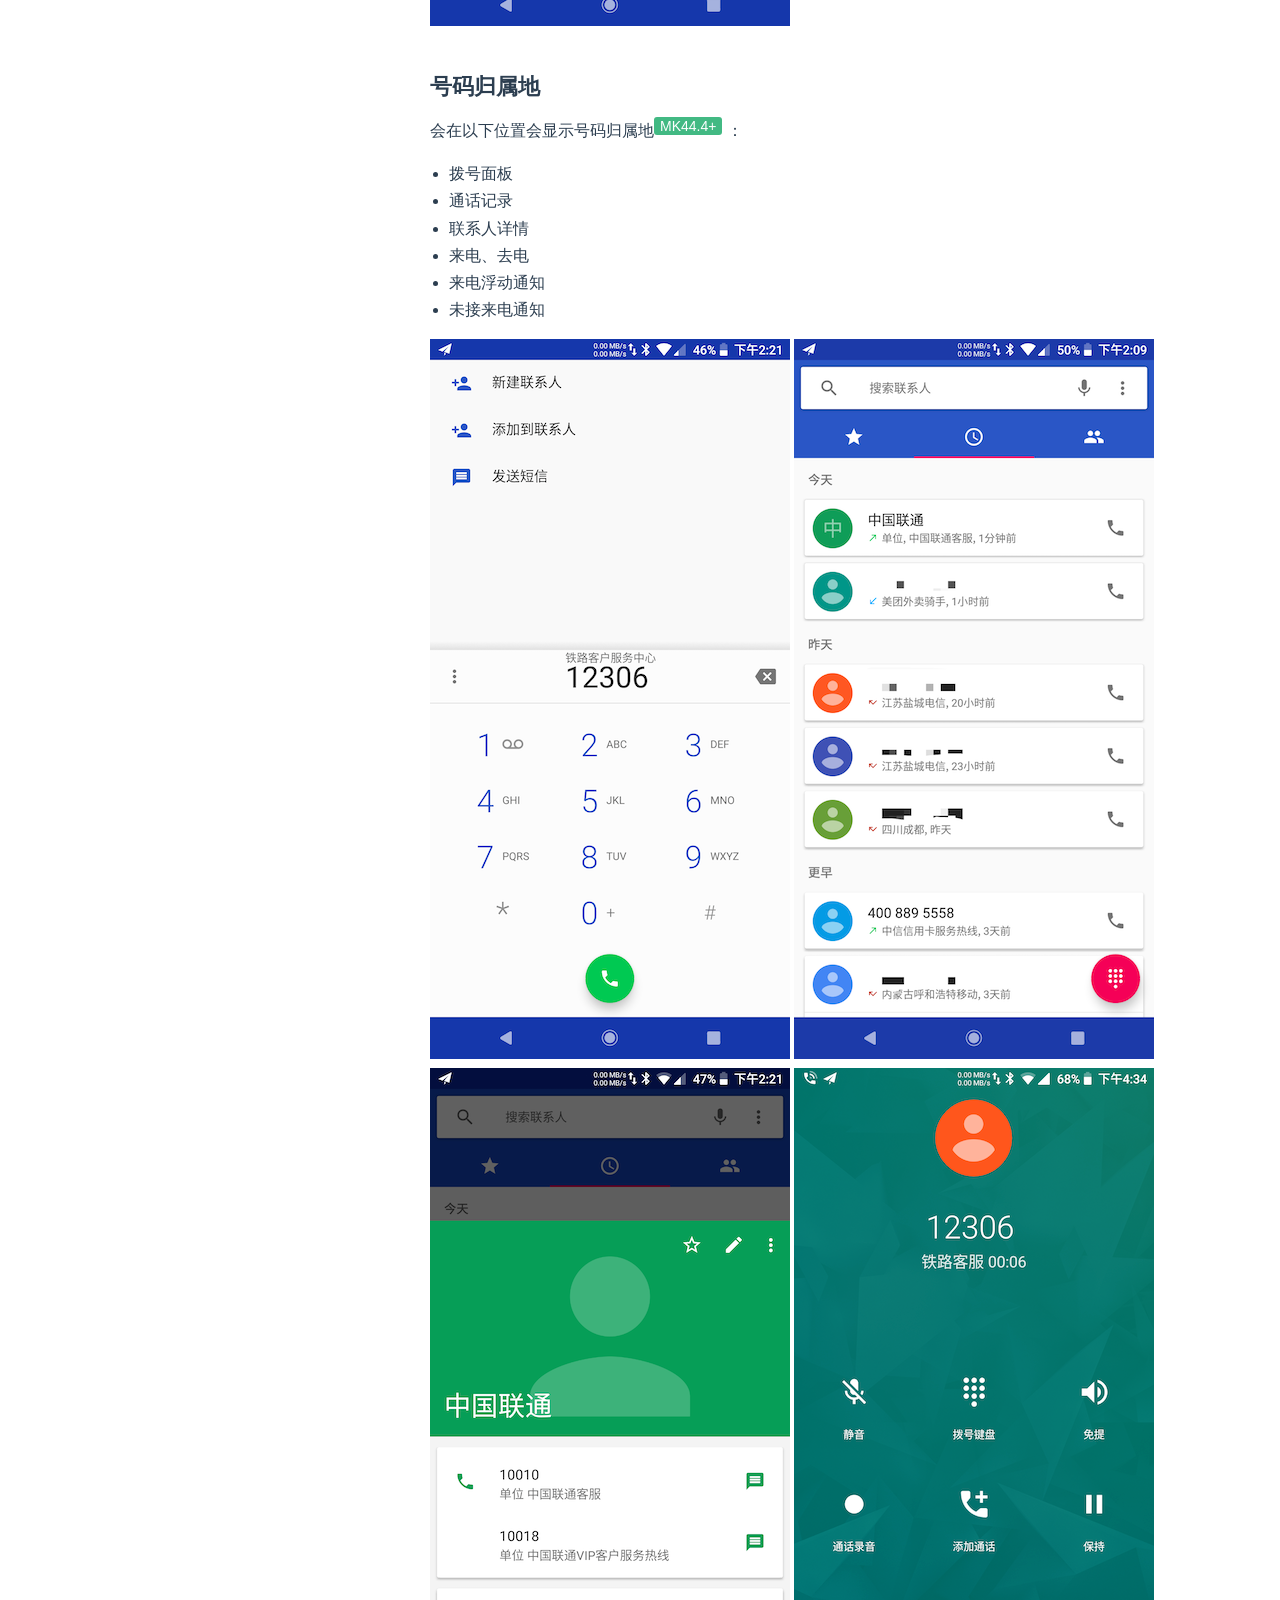
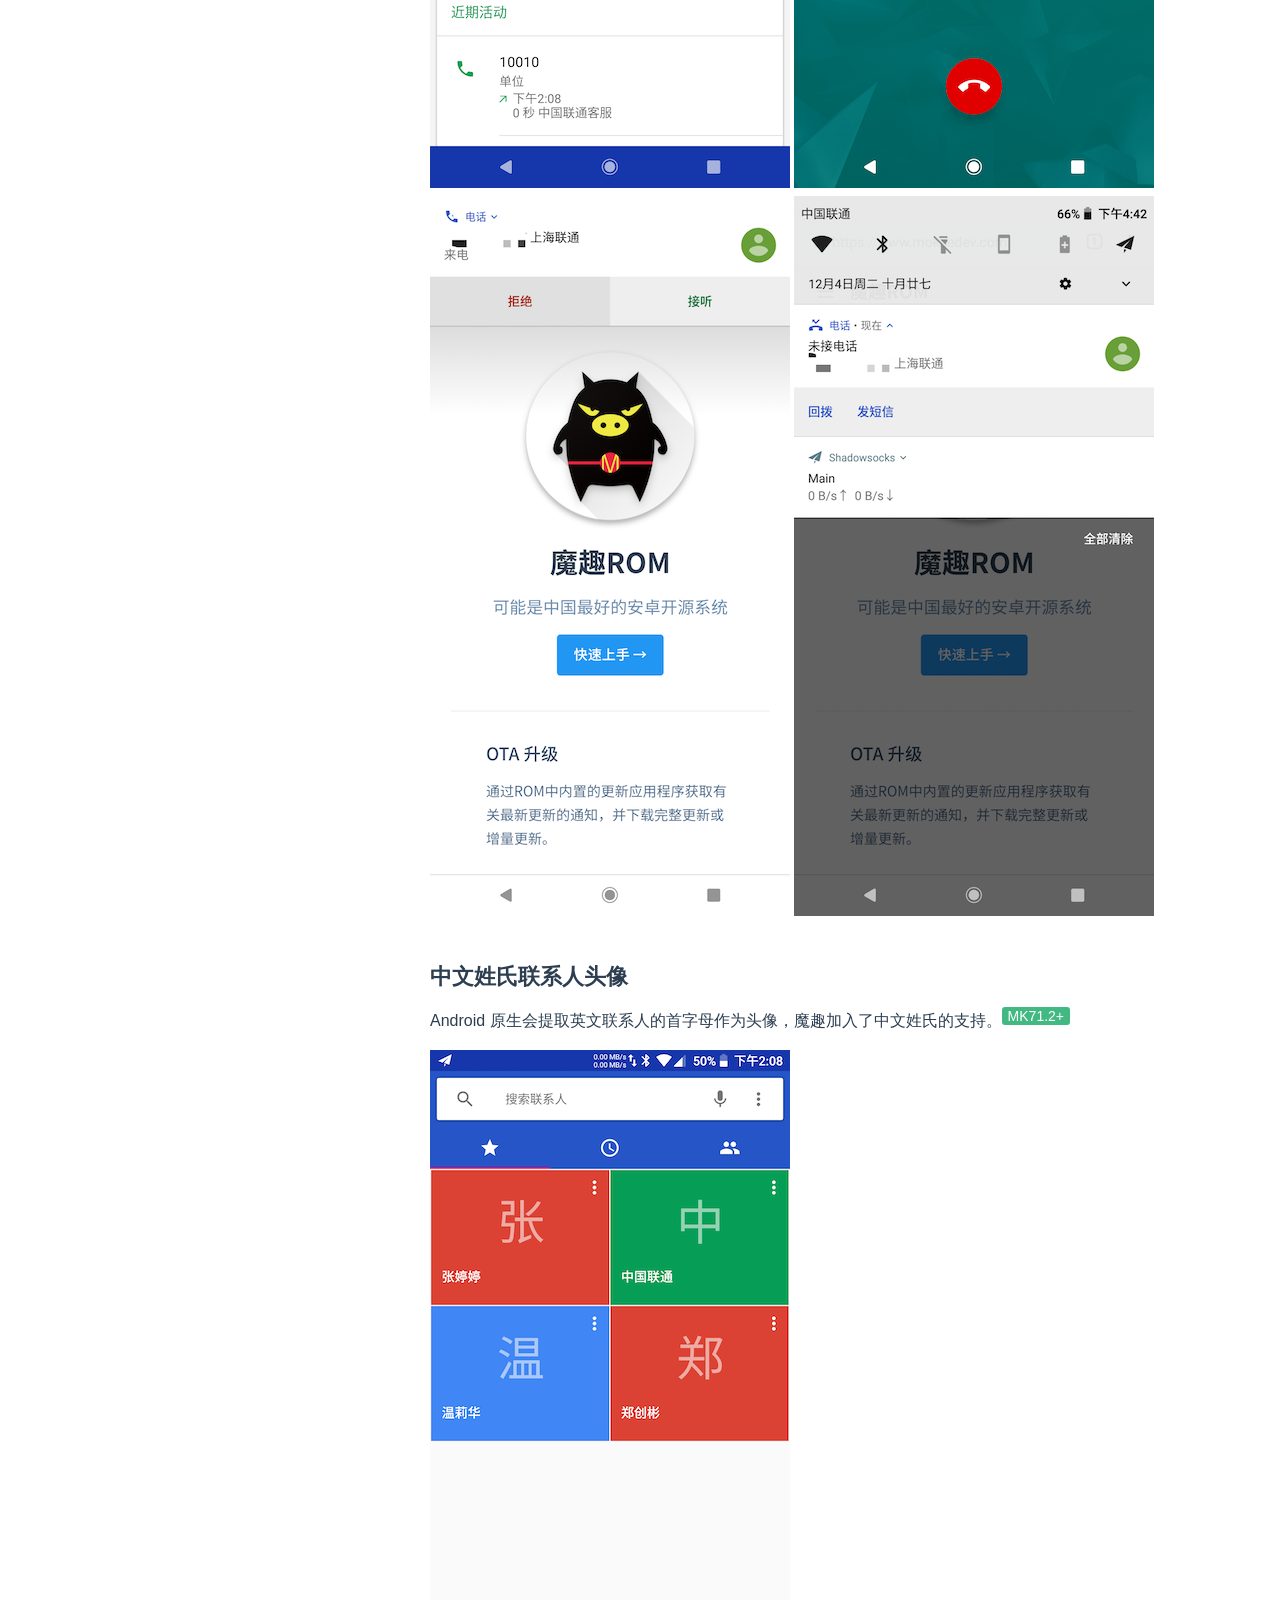
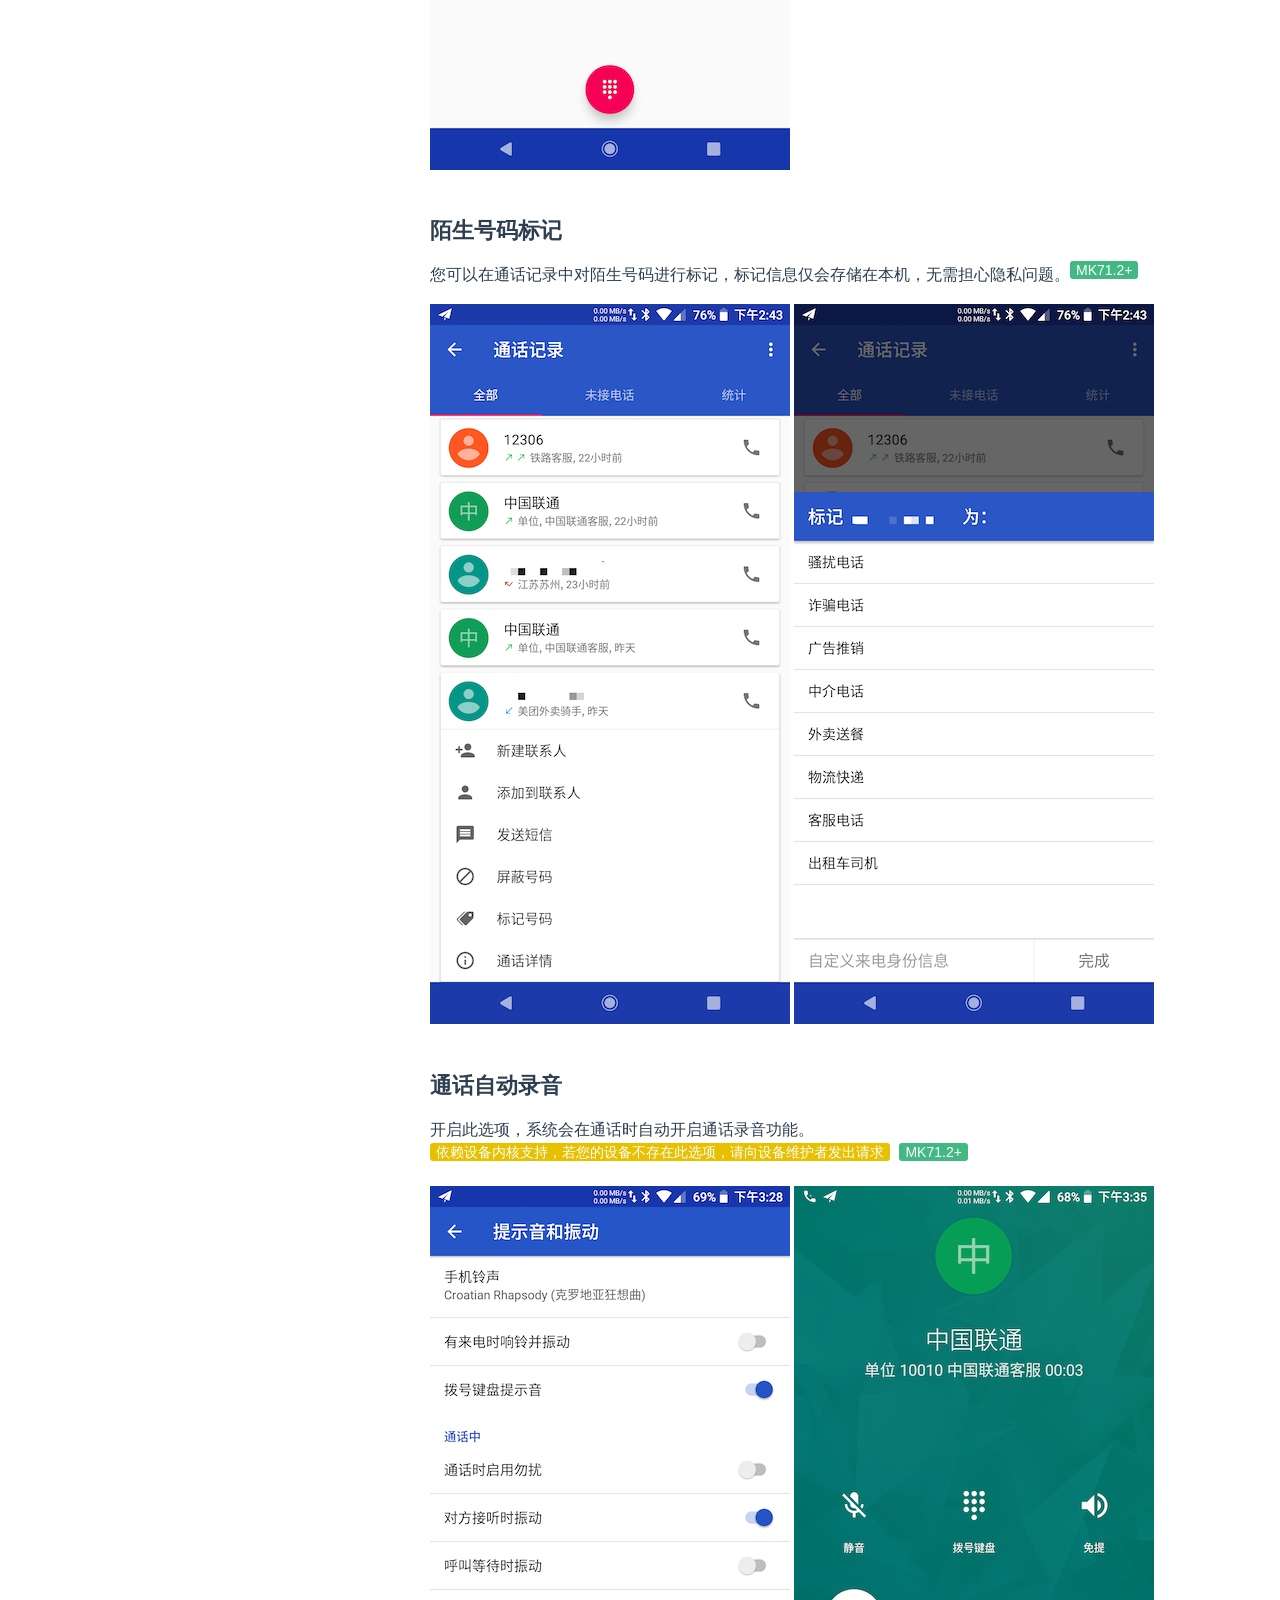
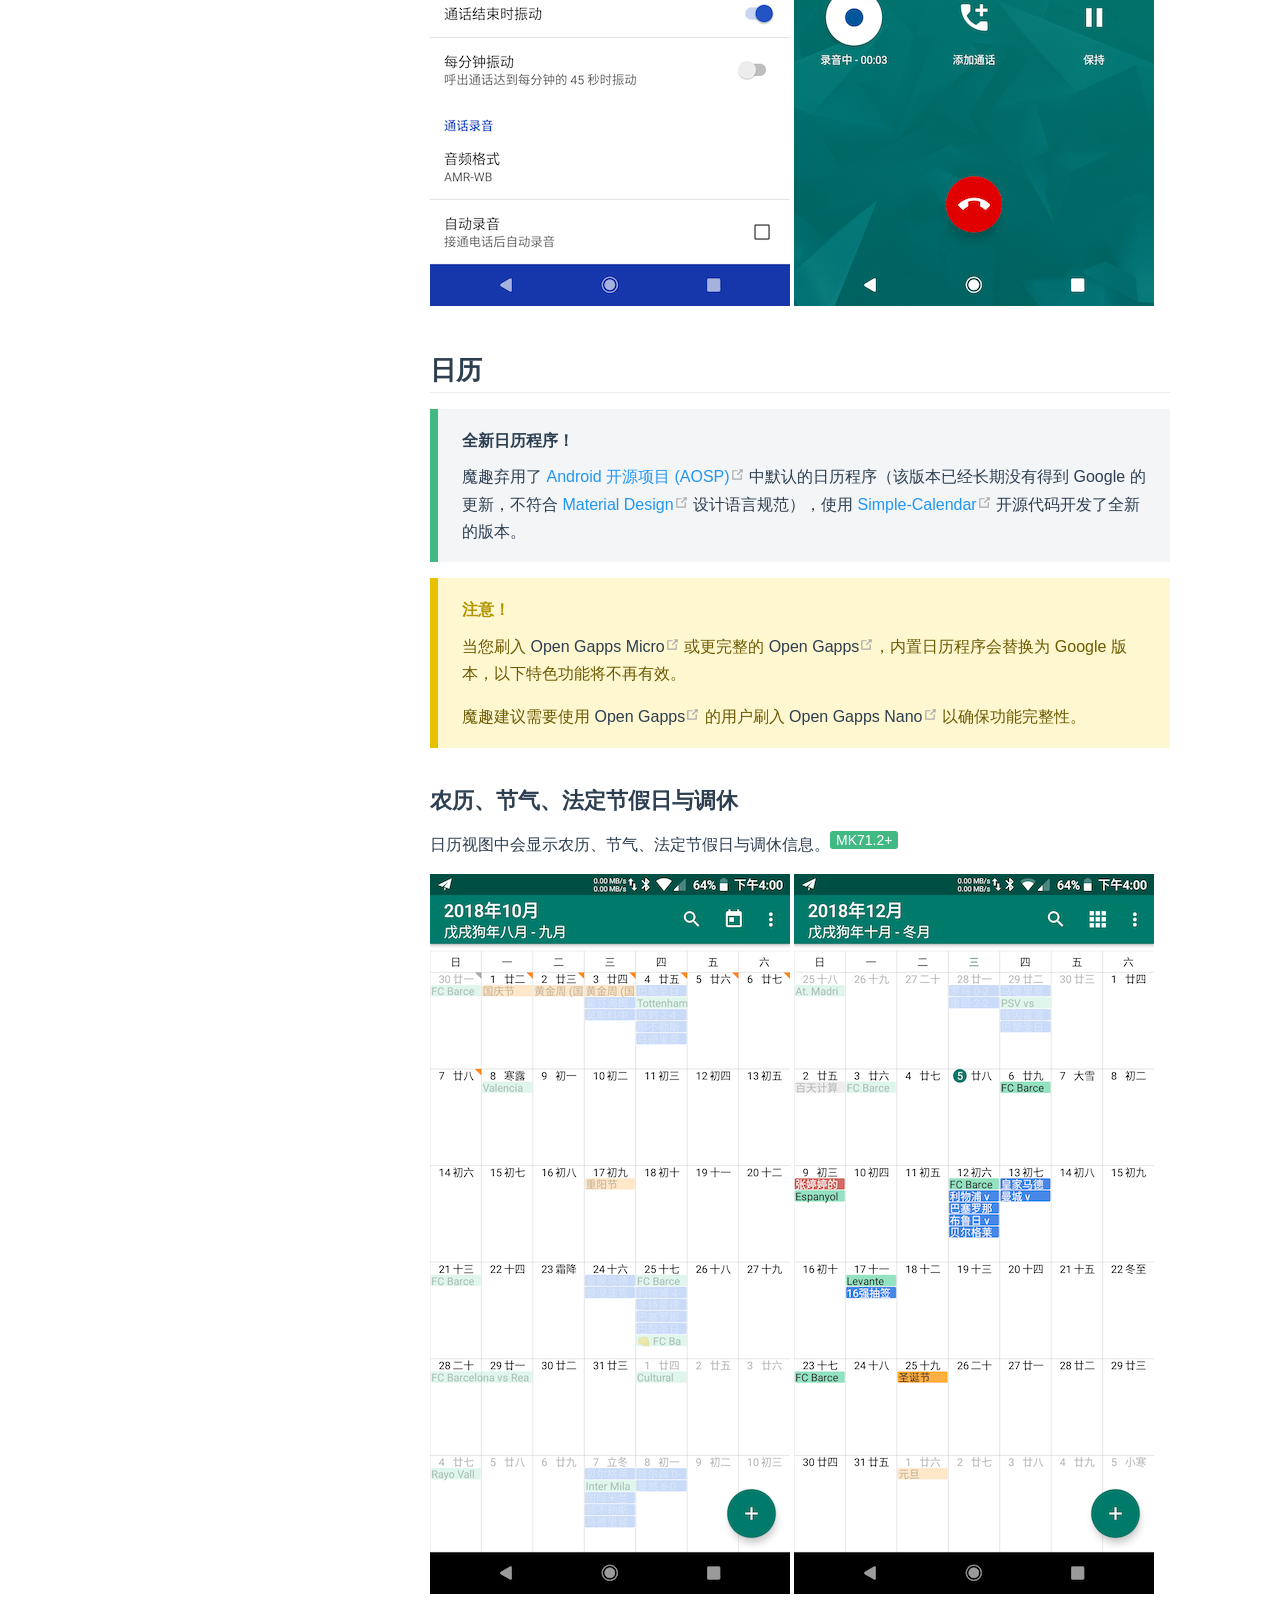
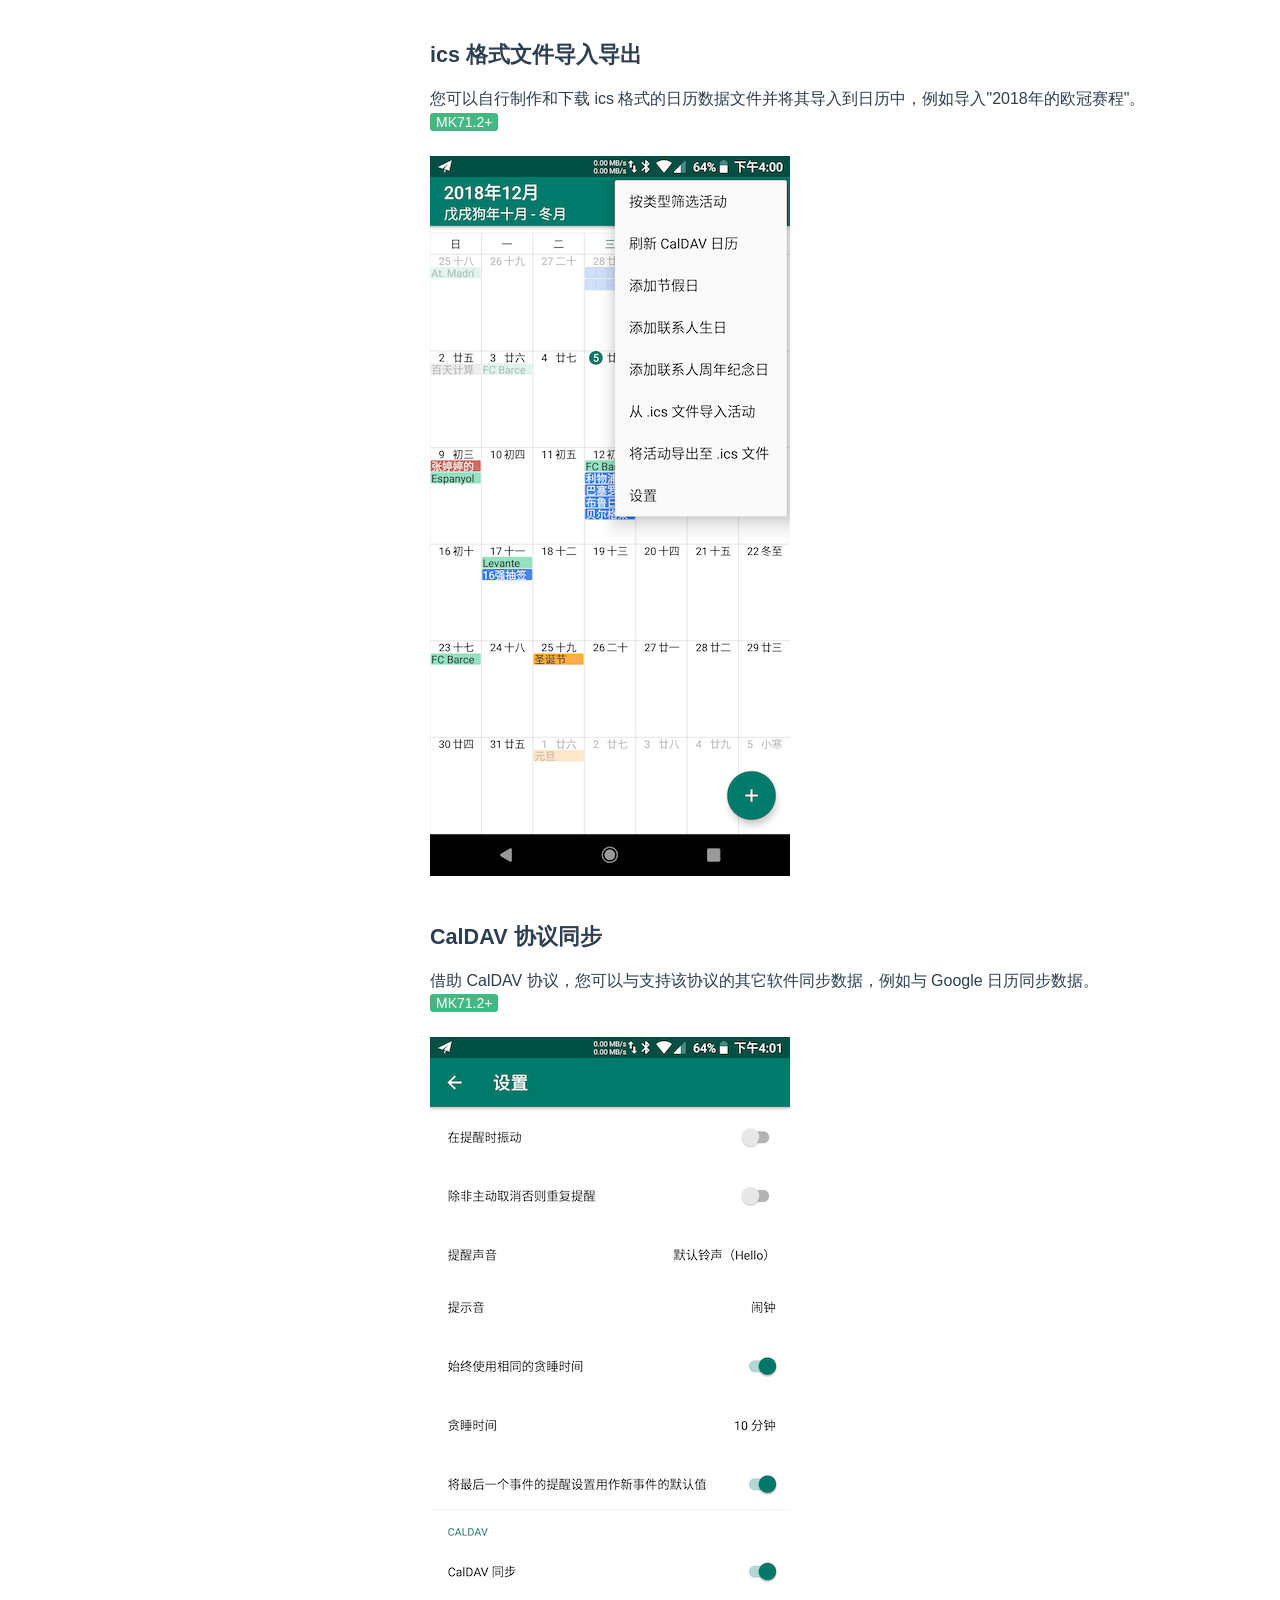
<file: guide/feature.html>
<!DOCTYPE html>
<html lang="zh-CN">
  <head>
    <meta charset="utf-8">
    <meta name="viewport" content="width=device-width,initial-scale=1">
    <title>功能简介 | 魔趣 ROM</title>
    <meta name="description" content="可能是中国最好的安卓开源系统">
    <link rel="icon" href="/images/logo.png">
    
    <link rel="preload" href="/assets/css/0.styles.97d99871.css" as="style"><link rel="preload" href="/assets/js/app.cc7cb20d.js" as="script"><link rel="preload" href="/assets/js/9.7cadb9c4.js" as="script"><link rel="preload" href="/assets/js/2.1a3627a8.js" as="script"><link rel="prefetch" href="/assets/js/10.b89737d7.js"><link rel="prefetch" href="/assets/js/11.7e47784c.js"><link rel="prefetch" href="/assets/js/3.772b750e.js"><link rel="prefetch" href="/assets/js/4.c924675e.js"><link rel="prefetch" href="/assets/js/5.ce623c2c.js"><link rel="prefetch" href="/assets/js/6.87dce2af.js"><link rel="prefetch" href="/assets/js/7.4f730525.js"><link rel="prefetch" href="/assets/js/8.2f0ec15b.js">
    <link rel="stylesheet" href="/assets/css/0.styles.97d99871.css">
  </head>
  <body>
    <div id="app" data-server-rendered="true"><div class="theme-container"><header class="navbar"><div class="sidebar-button"><svg xmlns="http://www.w3.org/2000/svg" aria-hidden="true" role="img" viewBox="0 0 448 512" class="icon"><path fill="currentColor" d="M436 124H12c-6.627 0-12-5.373-12-12V80c0-6.627 5.373-12 12-12h424c6.627 0 12 5.373 12 12v32c0 6.627-5.373 12-12 12zm0 160H12c-6.627 0-12-5.373-12-12v-32c0-6.627 5.373-12 12-12h424c6.627 0 12 5.373 12 12v32c0 6.627-5.373 12-12 12zm0 160H12c-6.627 0-12-5.373-12-12v-32c0-6.627 5.373-12 12-12h424c6.627 0 12 5.373 12 12v32c0 6.627-5.373 12-12 12z"></path></svg></div> <a href="/" class="home-link router-link-active"><!----> <span class="site-name">魔趣 ROM</span></a> <div class="links" style="max-width:nullpx;"><!----> <nav class="nav-links can-hide"><div class="nav-item"><a href="/" class="nav-link">主页</a></div><div class="nav-item"><a href="/guide/" class="nav-link router-link-active">指南</a></div><div class="nav-item"><a href="https://download.mokeedev.com" target="_blank" rel="noopener noreferrer" class="nav-link external">
  下载
  <svg xmlns="http://www.w3.org/2000/svg" aria-hidden="true" x="0px" y="0px" viewBox="0 0 100 100" width="15" height="15" class="icon outbound"><path fill="currentColor" d="M18.8,85.1h56l0,0c2.2,0,4-1.8,4-4v-32h-8v28h-48v-48h28v-8h-32l0,0c-2.2,0-4,1.8-4,4v56C14.8,83.3,16.6,85.1,18.8,85.1z"></path> <polygon fill="currentColor" points="45.7,48.7 51.3,54.3 77.2,28.5 77.2,37.2 85.2,37.2 85.2,14.9 62.8,14.9 62.8,22.9 71.5,22.9"></polygon></svg></a></div><div class="nav-item"><a href="https://bbs.mokeedev.com" target="_blank" rel="noopener noreferrer" class="nav-link external">
  论坛
  <svg xmlns="http://www.w3.org/2000/svg" aria-hidden="true" x="0px" y="0px" viewBox="0 0 100 100" width="15" height="15" class="icon outbound"><path fill="currentColor" d="M18.8,85.1h56l0,0c2.2,0,4-1.8,4-4v-32h-8v28h-48v-48h28v-8h-32l0,0c-2.2,0-4,1.8-4,4v56C14.8,83.3,16.6,85.1,18.8,85.1z"></path> <polygon fill="currentColor" points="45.7,48.7 51.3,54.3 77.2,28.5 77.2,37.2 85.2,37.2 85.2,14.9 62.8,14.9 62.8,22.9 71.5,22.9"></polygon></svg></a></div><div class="nav-item"><div class="dropdown-wrapper"><a class="dropdown-title"><span class="title">选择语言</span> <span class="arrow right"></span></a> <ul class="nav-dropdown" style="display:none;"><li class="dropdown-item"><!----> <a href="/guide/feature.html" class="nav-link router-link-exact-active router-link-active">简体中文</a></li><li class="dropdown-item"><!----> <a href="/en/guide/feature.html" class="nav-link">English</a></li></ul></div></div> <!----></nav></div></header> <div class="sidebar-mask"></div> <div class="sidebar"><nav class="nav-links"><div class="nav-item"><a href="/" class="nav-link">主页</a></div><div class="nav-item"><a href="/guide/" class="nav-link router-link-active">指南</a></div><div class="nav-item"><a href="https://download.mokeedev.com" target="_blank" rel="noopener noreferrer" class="nav-link external">
  下载
  <svg xmlns="http://www.w3.org/2000/svg" aria-hidden="true" x="0px" y="0px" viewBox="0 0 100 100" width="15" height="15" class="icon outbound"><path fill="currentColor" d="M18.8,85.1h56l0,0c2.2,0,4-1.8,4-4v-32h-8v28h-48v-48h28v-8h-32l0,0c-2.2,0-4,1.8-4,4v56C14.8,83.3,16.6,85.1,18.8,85.1z"></path> <polygon fill="currentColor" points="45.7,48.7 51.3,54.3 77.2,28.5 77.2,37.2 85.2,37.2 85.2,14.9 62.8,14.9 62.8,22.9 71.5,22.9"></polygon></svg></a></div><div class="nav-item"><a href="https://bbs.mokeedev.com" target="_blank" rel="noopener noreferrer" class="nav-link external">
  论坛
  <svg xmlns="http://www.w3.org/2000/svg" aria-hidden="true" x="0px" y="0px" viewBox="0 0 100 100" width="15" height="15" class="icon outbound"><path fill="currentColor" d="M18.8,85.1h56l0,0c2.2,0,4-1.8,4-4v-32h-8v28h-48v-48h28v-8h-32l0,0c-2.2,0-4,1.8-4,4v56C14.8,83.3,16.6,85.1,18.8,85.1z"></path> <polygon fill="currentColor" points="45.7,48.7 51.3,54.3 77.2,28.5 77.2,37.2 85.2,37.2 85.2,14.9 62.8,14.9 62.8,22.9 71.5,22.9"></polygon></svg></a></div><div class="nav-item"><div class="dropdown-wrapper"><a class="dropdown-title"><span class="title">选择语言</span> <span class="arrow right"></span></a> <ul class="nav-dropdown" style="display:none;"><li class="dropdown-item"><!----> <a href="/guide/feature.html" class="nav-link router-link-exact-active router-link-active">简体中文</a></li><li class="dropdown-item"><!----> <a href="/en/guide/feature.html" class="nav-link">English</a></li></ul></div></div> <!----></nav>  <ul class="sidebar-links"><li><a href="/guide/" class="sidebar-link">简介</a></li><li><a href="/guide/getting_started.html" class="sidebar-link">快速上手</a></li><li><a href="/guide/feature.html" class="active sidebar-link">功能简介</a><ul class="sidebar-sub-headers"><li class="sidebar-sub-header"><a href="/guide/feature.html#短信" class="sidebar-link">短信</a><ul class="sidebar-sub-headers"><li class="sidebar-sub-header"><a href="/guide/feature.html#号码归属地" class="sidebar-link">号码归属地</a></li><li class="sidebar-sub-header"><a href="/guide/feature.html#智能归档短信" class="sidebar-link">智能归档短信</a></li><li class="sidebar-sub-header"><a href="/guide/feature.html#归档短信未读角标" class="sidebar-link">归档短信未读角标</a></li><li class="sidebar-sub-header"><a href="/guide/feature.html#可滑动的已归档会话" class="sidebar-link">可滑动的已归档会话</a></li><li class="sidebar-sub-header"><a href="/guide/feature.html#短信快捷处理选项" class="sidebar-link">短信快捷处理选项</a></li><li class="sidebar-sub-header"><a href="/guide/feature.html#自动识别验证码短信" class="sidebar-link">自动识别验证码短信</a></li><li class="sidebar-sub-header"><a href="/guide/feature.html#自动删除验证码短信" class="sidebar-link">自动删除验证码短信</a></li></ul></li><li class="sidebar-sub-header"><a href="/guide/feature.html#电话" class="sidebar-link">电话</a><ul class="sidebar-sub-headers"><li class="sidebar-sub-header"><a href="/guide/feature.html#t9-拨号" class="sidebar-link">T9 拨号</a></li><li class="sidebar-sub-header"><a href="/guide/feature.html#号码归属地-2" class="sidebar-link">号码归属地</a></li><li class="sidebar-sub-header"><a href="/guide/feature.html#中文姓氏联系人头像" class="sidebar-link">中文姓氏联系人头像</a></li><li class="sidebar-sub-header"><a href="/guide/feature.html#陌生号码标记" class="sidebar-link">陌生号码标记</a></li><li class="sidebar-sub-header"><a href="/guide/feature.html#通话自动录音" class="sidebar-link">通话自动录音</a></li></ul></li><li class="sidebar-sub-header"><a href="/guide/feature.html#日历" class="sidebar-link">日历</a><ul class="sidebar-sub-headers"><li class="sidebar-sub-header"><a href="/guide/feature.html#农历、节气、法定节假日与调休" class="sidebar-link">农历、节气、法定节假日与调休</a></li><li class="sidebar-sub-header"><a href="/guide/feature.html#ics-格式文件导入导出" class="sidebar-link">ics 格式文件导入导出</a></li><li class="sidebar-sub-header"><a href="/guide/feature.html#caldav-协议同步" class="sidebar-link">CalDAV 协议同步</a></li></ul></li><li class="sidebar-sub-header"><a href="/guide/feature.html#主题" class="sidebar-link">主题</a><ul class="sidebar-sub-headers"><li class="sidebar-sub-header"><a href="/guide/feature.html#substratum-主题引擎" class="sidebar-link">Substratum 主题引擎</a></li></ul></li><li class="sidebar-sub-header"><a href="/guide/feature.html#桌面" class="sidebar-link">桌面</a><ul class="sidebar-sub-headers"><li class="sidebar-sub-header"><a href="/guide/feature.html#显示当前城市天气、应用自定义图标包" class="sidebar-link">显示当前城市天气、应用自定义图标包</a></li><li class="sidebar-sub-header"><a href="/guide/feature.html#整合-google-feed" class="sidebar-link">整合 Google Feed</a></li><li class="sidebar-sub-header"><a href="/guide/feature.html#丰富的个性化选项" class="sidebar-link">丰富的个性化选项</a></li></ul></li><li class="sidebar-sub-header"><a href="/guide/feature.html#系统界面" class="sidebar-link">系统界面</a><ul class="sidebar-sub-headers"><li class="sidebar-sub-header"><a href="/guide/feature.html#农历、节气、节假日" class="sidebar-link">农历、节气、节假日</a></li><li class="sidebar-sub-header"><a href="/guide/feature.html#状态栏网速" class="sidebar-link">状态栏网速</a></li><li class="sidebar-sub-header"><a href="/guide/feature.html#状态栏时间精细化与秒数" class="sidebar-link">状态栏时间精细化与秒数</a></li><li class="sidebar-sub-header"><a href="/guide/feature.html#最近任务界面可用运存与任务锁" class="sidebar-link">最近任务界面可用运存与任务锁</a></li></ul></li><li class="sidebar-sub-header"><a href="/guide/feature.html#便捷操作" class="sidebar-link">便捷操作</a><ul class="sidebar-sub-headers"><li class="sidebar-sub-header"><a href="/guide/feature.html#全面屏手势" class="sidebar-link">全面屏手势</a></li><li class="sidebar-sub-header"><a href="/guide/feature.html#指纹快速启动程序" class="sidebar-link">指纹快速启动程序</a></li><li class="sidebar-sub-header"><a href="/guide/feature.html#基于可信面孔的自动解锁" class="sidebar-link">基于可信面孔的自动解锁</a></li></ul></li><li class="sidebar-sub-header"><a href="/guide/feature.html#更新系统" class="sidebar-link">更新系统</a><ul class="sidebar-sub-headers"><li class="sidebar-sub-header"><a href="/guide/feature.html#增量更新" class="sidebar-link">增量更新</a></li><li class="sidebar-sub-header"><a href="/guide/feature.html#精简与定制" class="sidebar-link">精简与定制</a></li><li class="sidebar-sub-header"><a href="/guide/feature.html#放心刷™" class="sidebar-link">放心刷™</a></li></ul></li></ul></li></ul> </div> <div class="page"> <div class="content"><h1 id="功能简介"><a href="#功能简介" aria-hidden="true" class="header-anchor">#</a> 功能简介</h1> <div class="warning custom-block"><p class="custom-block-title">注意！</p> <p>以下列举的是 <a href="https://download.mokeedev.com/" target="_blank" rel="noopener noreferrer">魔趣 ROM<svg xmlns="http://www.w3.org/2000/svg" aria-hidden="true" x="0px" y="0px" viewBox="0 0 100 100" width="15" height="15" class="icon outbound"><path fill="currentColor" d="M18.8,85.1h56l0,0c2.2,0,4-1.8,4-4v-32h-8v28h-48v-48h28v-8h-32l0,0c-2.2,0-4,1.8-4,4v56C14.8,83.3,16.6,85.1,18.8,85.1z"></path> <polygon fill="currentColor" points="45.7,48.7 51.3,54.3 77.2,28.5 77.2,37.2 85.2,37.2 85.2,14.9 62.8,14.9 62.8,22.9 71.5,22.9"></polygon></svg></a> 在 <a href="https://source.android.com/" target="_blank" rel="noopener noreferrer">Android 开源项目 (AOSP)<svg xmlns="http://www.w3.org/2000/svg" aria-hidden="true" x="0px" y="0px" viewBox="0 0 100 100" width="15" height="15" class="icon outbound"><path fill="currentColor" d="M18.8,85.1h56l0,0c2.2,0,4-1.8,4-4v-32h-8v28h-48v-48h28v-8h-32l0,0c-2.2,0-4,1.8-4,4v56C14.8,83.3,16.6,85.1,18.8,85.1z"></path> <polygon fill="currentColor" points="45.7,48.7 51.3,54.3 77.2,28.5 77.2,37.2 85.2,37.2 85.2,14.9 62.8,14.9 62.8,22.9 71.5,22.9"></polygon></svg></a> 基础上所做的部分改进。有些仅在特定版本有效，例如只支持 MK80.1 或更高版本的功能，将会被标注为 <span class="badge tip top" data-v-099ab69c>MK80.1+</span></p></div> <p></p><div class="table-of-contents"><ul><li><a href="#短信">短信</a><ul><li><a href="#号码归属地">号码归属地</a></li><li><a href="#智能归档短信">智能归档短信</a></li><li><a href="#归档短信未读角标">归档短信未读角标</a></li><li><a href="#可滑动的已归档会话">可滑动的已归档会话</a></li><li><a href="#短信快捷处理选项">短信快捷处理选项</a></li><li><a href="#自动识别验证码短信">自动识别验证码短信</a></li><li><a href="#自动删除验证码短信">自动删除验证码短信</a></li></ul></li><li><a href="#电话">电话</a><ul><li><a href="#t9-拨号">T9 拨号</a></li><li><a href="#号码归属地">号码归属地</a></li><li><a href="#中文姓氏联系人头像">中文姓氏联系人头像</a></li><li><a href="#陌生号码标记">陌生号码标记</a></li><li><a href="#通话自动录音">通话自动录音</a></li></ul></li><li><a href="#日历">日历</a><ul><li><a href="#农历、节气、法定节假日与调休">农历、节气、法定节假日与调休</a></li><li><a href="#ics-格式文件导入导出">ics 格式文件导入导出</a></li><li><a href="#caldav-协议同步">CalDAV 协议同步</a></li></ul></li><li><a href="#主题">主题</a><ul><li><a href="#substratum-主题引擎">Substratum 主题引擎</a></li></ul></li><li><a href="#桌面">桌面</a><ul><li><a href="#显示当前城市天气、应用自定义图标包">显示当前城市天气、应用自定义图标包</a></li><li><a href="#整合-google-feed">整合 Google Feed</a></li><li><a href="#丰富的个性化选项">丰富的个性化选项</a></li></ul></li><li><a href="#系统界面">系统界面</a><ul><li><a href="#农历、节气、节假日">农历、节气、节假日</a></li><li><a href="#状态栏网速">状态栏网速</a></li><li><a href="#状态栏时间精细化与秒数">状态栏时间精细化与秒数</a></li><li><a href="#最近任务界面可用运存与任务锁">最近任务界面可用运存与任务锁</a></li></ul></li><li><a href="#便捷操作">便捷操作</a><ul><li><a href="#全面屏手势">全面屏手势</a></li><li><a href="#指纹快速启动程序">指纹快速启动程序</a></li><li><a href="#基于可信面孔的自动解锁">基于可信面孔的自动解锁</a></li></ul></li><li><a href="#更新系统">更新系统</a><ul><li><a href="#增量更新">增量更新</a></li><li><a href="#精简与定制">精简与定制</a></li><li><a href="#放心刷™">放心刷™</a></li></ul></li></ul></div><p></p> <h2 id="短信"><a href="#短信" aria-hidden="true" class="header-anchor">#</a> 短信</h2> <div class="warning custom-block"><p class="custom-block-title">注意！</p> <p>当您刷入 <a href="https://github.com/opengapps/opengapps/wiki/Micro-Package" target="_blank" rel="noopener noreferrer">Open Gapps Micro<svg xmlns="http://www.w3.org/2000/svg" aria-hidden="true" x="0px" y="0px" viewBox="0 0 100 100" width="15" height="15" class="icon outbound"><path fill="currentColor" d="M18.8,85.1h56l0,0c2.2,0,4-1.8,4-4v-32h-8v28h-48v-48h28v-8h-32l0,0c-2.2,0-4,1.8-4,4v56C14.8,83.3,16.6,85.1,18.8,85.1z"></path> <polygon fill="currentColor" points="45.7,48.7 51.3,54.3 77.2,28.5 77.2,37.2 85.2,37.2 85.2,14.9 62.8,14.9 62.8,22.9 71.5,22.9"></polygon></svg></a> 或更完整的 <a href="https://opengapps.org/" target="_blank" rel="noopener noreferrer">Open Gapps<svg xmlns="http://www.w3.org/2000/svg" aria-hidden="true" x="0px" y="0px" viewBox="0 0 100 100" width="15" height="15" class="icon outbound"><path fill="currentColor" d="M18.8,85.1h56l0,0c2.2,0,4-1.8,4-4v-32h-8v28h-48v-48h28v-8h-32l0,0c-2.2,0-4,1.8-4,4v56C14.8,83.3,16.6,85.1,18.8,85.1z"></path> <polygon fill="currentColor" points="45.7,48.7 51.3,54.3 77.2,28.5 77.2,37.2 85.2,37.2 85.2,14.9 62.8,14.9 62.8,22.9 71.5,22.9"></polygon></svg></a>，内置短信程序会替换为 Google 版本，以下特色功能将不再有效。</p> <p>魔趣建议需要使用 <a href="https://opengapps.org/" target="_blank" rel="noopener noreferrer">Open Gapps<svg xmlns="http://www.w3.org/2000/svg" aria-hidden="true" x="0px" y="0px" viewBox="0 0 100 100" width="15" height="15" class="icon outbound"><path fill="currentColor" d="M18.8,85.1h56l0,0c2.2,0,4-1.8,4-4v-32h-8v28h-48v-48h28v-8h-32l0,0c-2.2,0-4,1.8-4,4v56C14.8,83.3,16.6,85.1,18.8,85.1z"></path> <polygon fill="currentColor" points="45.7,48.7 51.3,54.3 77.2,28.5 77.2,37.2 85.2,37.2 85.2,14.9 62.8,14.9 62.8,22.9 71.5,22.9"></polygon></svg></a> 的用户刷入 <a href="https://github.com/opengapps/opengapps/wiki/Nano-Package" target="_blank" rel="noopener noreferrer">Open Gapps Nano<svg xmlns="http://www.w3.org/2000/svg" aria-hidden="true" x="0px" y="0px" viewBox="0 0 100 100" width="15" height="15" class="icon outbound"><path fill="currentColor" d="M18.8,85.1h56l0,0c2.2,0,4-1.8,4-4v-32h-8v28h-48v-48h28v-8h-32l0,0c-2.2,0-4,1.8-4,4v56C14.8,83.3,16.6,85.1,18.8,85.1z"></path> <polygon fill="currentColor" points="45.7,48.7 51.3,54.3 77.2,28.5 77.2,37.2 85.2,37.2 85.2,14.9 62.8,14.9 62.8,22.9 71.5,22.9"></polygon></svg></a> 以确保功能完整性。</p></div> <h3 id="号码归属地"><a href="#号码归属地" aria-hidden="true" class="header-anchor">#</a> 号码归属地</h3> <p>短信列表中会显示发送方的号码归属地。<span class="badge tip top" data-v-099ab69c>MK44.4+</span></p> <p><img src="/screenshots/zh/messaging/location_display.png" alt="号码归属地"></p> <h3 id="智能归档短信"><a href="#智能归档短信" aria-hidden="true" class="header-anchor">#</a> 智能归档短信</h3> <p>当下，我们的短信程序中充斥着各类通知与验证码短信。它们的存在让我们检索与好友间的日常短信变得极为困难。因此，魔趣将帮助您自动归档此类短信，让重要短信变得清晰可见。<span class="badge warn top" data-v-099ab69c>当前支持中国大陆及港澳台、马来西亚与印度号码的识别</span> <span class="badge tip top" data-v-099ab69c>MK71.2+</span></p> <h3 id="归档短信未读角标"><a href="#归档短信未读角标" aria-hidden="true" class="header-anchor">#</a> 归档短信未读角标</h3> <p>魔趣为归档短信加入了未读角标，避免你错过需要及时阅读的短信。<span class="badge tip top" data-v-099ab69c>MK71.2+</span></p> <p><img src="/screenshots/zh/messaging/unread_badge.png" alt="归档短信未读角标"></p> <h3 id="可滑动的已归档会话"><a href="#可滑动的已归档会话" aria-hidden="true" class="header-anchor">#</a> 可滑动的已归档会话</h3> <p>Android 原生版本中已归档会话不支持滑动操作（删除、归档），魔趣完善了它。<span class="badge tip top" data-v-099ab69c>MK60.1+</span></p> <p><img src="/screenshots/zh/messaging/swipeable.png" alt="可左右滑动的归档界面"></p> <h3 id="短信快捷处理选项"><a href="#短信快捷处理选项" aria-hidden="true" class="header-anchor">#</a> 短信快捷处理选项</h3> <p>收到新通知时，Android 原生版本 只有一个&quot;回复&quot;选项，魔趣增加了&quot;拨打&quot;和&quot;已读&quot;选项。<span class="badge tip top" data-v-099ab69c>MK60.1+</span></p> <p><img src="/screenshots/zh/messaging/quick_message_option.png" alt="短信快捷处理选项"></p> <h3 id="自动识别验证码短信"><a href="#自动识别验证码短信" aria-hidden="true" class="header-anchor">#</a> 自动识别验证码短信</h3> <p>魔趣会自动识别验证码类短信，您只需点击通知即可一键复制验证码，提高效率。<span class="badge warn top" data-v-099ab69c>当前支持简体中文、繁体中文与英文验证码短信</span> <span class="badge tip top" data-v-099ab69c>MK60.1+</span></p> <p><img src="/screenshots/zh/messaging/captcha_notification.png" alt="验证码短信"></p> <h3 id="自动删除验证码短信"><a href="#自动删除验证码短信" aria-hidden="true" class="header-anchor">#</a> 自动删除验证码短信</h3> <p>验证码短信具有时效性，无需永久保存。开启此选项，当您复制验证码后，短信会自动销毁。<span class="badge tip top" data-v-099ab69c>MK71.2+</span></p> <p><img src="/screenshots/zh/messaging/captcha_autodelete.png" alt="自动删除验证码短信"></p> <h2 id="电话"><a href="#电话" aria-hidden="true" class="header-anchor">#</a> 电话</h2> <div class="warning custom-block"><p class="custom-block-title">注意！</p> <p>当您刷入 <a href="https://github.com/opengapps/opengapps/wiki/Micro-Package" target="_blank" rel="noopener noreferrer">Open Gapps Micro<svg xmlns="http://www.w3.org/2000/svg" aria-hidden="true" x="0px" y="0px" viewBox="0 0 100 100" width="15" height="15" class="icon outbound"><path fill="currentColor" d="M18.8,85.1h56l0,0c2.2,0,4-1.8,4-4v-32h-8v28h-48v-48h28v-8h-32l0,0c-2.2,0-4,1.8-4,4v56C14.8,83.3,16.6,85.1,18.8,85.1z"></path> <polygon fill="currentColor" points="45.7,48.7 51.3,54.3 77.2,28.5 77.2,37.2 85.2,37.2 85.2,14.9 62.8,14.9 62.8,22.9 71.5,22.9"></polygon></svg></a> 或更完整的 <a href="https://opengapps.org/" target="_blank" rel="noopener noreferrer">Open Gapps<svg xmlns="http://www.w3.org/2000/svg" aria-hidden="true" x="0px" y="0px" viewBox="0 0 100 100" width="15" height="15" class="icon outbound"><path fill="currentColor" d="M18.8,85.1h56l0,0c2.2,0,4-1.8,4-4v-32h-8v28h-48v-48h28v-8h-32l0,0c-2.2,0-4,1.8-4,4v56C14.8,83.3,16.6,85.1,18.8,85.1z"></path> <polygon fill="currentColor" points="45.7,48.7 51.3,54.3 77.2,28.5 77.2,37.2 85.2,37.2 85.2,14.9 62.8,14.9 62.8,22.9 71.5,22.9"></polygon></svg></a>，内置电话程序会替换为 Google 版本，以下特色功能将不再有效。</p> <p>魔趣建议需要使用 <a href="https://opengapps.org/" target="_blank" rel="noopener noreferrer">Open Gapps<svg xmlns="http://www.w3.org/2000/svg" aria-hidden="true" x="0px" y="0px" viewBox="0 0 100 100" width="15" height="15" class="icon outbound"><path fill="currentColor" d="M18.8,85.1h56l0,0c2.2,0,4-1.8,4-4v-32h-8v28h-48v-48h28v-8h-32l0,0c-2.2,0-4,1.8-4,4v56C14.8,83.3,16.6,85.1,18.8,85.1z"></path> <polygon fill="currentColor" points="45.7,48.7 51.3,54.3 77.2,28.5 77.2,37.2 85.2,37.2 85.2,14.9 62.8,14.9 62.8,22.9 71.5,22.9"></polygon></svg></a> 的用户刷入 <a href="https://github.com/opengapps/opengapps/wiki/Nano-Package" target="_blank" rel="noopener noreferrer">Open Gapps Nano<svg xmlns="http://www.w3.org/2000/svg" aria-hidden="true" x="0px" y="0px" viewBox="0 0 100 100" width="15" height="15" class="icon outbound"><path fill="currentColor" d="M18.8,85.1h56l0,0c2.2,0,4-1.8,4-4v-32h-8v28h-48v-48h28v-8h-32l0,0c-2.2,0-4,1.8-4,4v56C14.8,83.3,16.6,85.1,18.8,85.1z"></path> <polygon fill="currentColor" points="45.7,48.7 51.3,54.3 77.2,28.5 77.2,37.2 85.2,37.2 85.2,14.9 62.8,14.9 62.8,22.9 71.5,22.9"></polygon></svg></a> 以确保功能完整性。</p></div> <h3 id="t9-拨号"><a href="#t9-拨号" aria-hidden="true" class="header-anchor">#</a> T9 拨号</h3> <p>您可以在拨号面板通过输入号码、姓名全拼或是首字母的方式来检索联系人。<span class="badge warn top" data-v-099ab69c>当前支持汉语、韩语、希腊语、俄语、希伯来语和乌克兰语</span> <span class="badge tip top" data-v-099ab69c>MK44.4+</span></p> <p><img src="/screenshots/zh/phone/dialer_t9.png" alt="T9 拨号"></p> <h3 id="号码归属地-2"><a href="#号码归属地-2" aria-hidden="true" class="header-anchor">#</a> 号码归属地</h3> <p>会在以下位置会显示号码归属地<span class="badge tip top" data-v-099ab69c>MK44.4+</span>：</p> <ul><li>拨号面板</li> <li>通话记录</li> <li>联系人详情</li> <li>来电、去电</li> <li>来电浮动通知</li> <li>未接来电通知</li></ul> <p><img src="/screenshots/zh/phone/dialer_location.png" alt="拨号面板"> <img src="/screenshots/zh/phone/call_log_location.png" alt="通话记录"><img src="/screenshots/zh/phone/contact_location.png" alt="联系人详情"> <img src="/screenshots/zh/phone/incall_location.png" alt="来电、去电"><img src="/screenshots/zh/phone/heads-up_notification.png" alt="来电浮动通知"> <img src="/screenshots/zh/phone/missed_call.png" alt="未接来电通知"></p> <h3 id="中文姓氏联系人头像"><a href="#中文姓氏联系人头像" aria-hidden="true" class="header-anchor">#</a> 中文姓氏联系人头像</h3> <p>Android 原生会提取英文联系人的首字母作为头像，魔趣加入了中文姓氏的支持。<span class="badge tip top" data-v-099ab69c>MK71.2+</span></p> <p><img src="/screenshots/zh/phone/chinese_letter.png" alt="中文姓氏联系人头像"></p> <h3 id="陌生号码标记"><a href="#陌生号码标记" aria-hidden="true" class="header-anchor">#</a> 陌生号码标记</h3> <p>您可以在通话记录中对陌生号码进行标记，标记信息仅会存储在本机，无需担心隐私问题。<span class="badge tip top" data-v-099ab69c>MK71.2+</span></p> <p><img src="/screenshots/zh/phone/mark_phone_number_01.png" alt="陌生号码标记"> <img src="/screenshots/zh/phone/mark_phone_number_02.png" alt="陌生号码标记"></p> <h3 id="通话自动录音"><a href="#通话自动录音" aria-hidden="true" class="header-anchor">#</a> 通话自动录音</h3> <p>开启此选项，系统会在通话时自动开启通话录音功能。<span class="badge warn top" data-v-099ab69c>依赖设备内核支持，若您的设备不存在此选项，请向设备维护者发出请求</span> <span class="badge tip top" data-v-099ab69c>MK71.2+</span></p> <p><img src="/screenshots/zh/phone/call_recording_01.png" alt="通话自动录音"> <img src="/screenshots/zh/phone/call_recording_02.png" alt="通话自动录音"></p> <h2 id="日历"><a href="#日历" aria-hidden="true" class="header-anchor">#</a> 日历</h2> <div class="tip custom-block"><p class="custom-block-title">全新日历程序！</p> <p>魔趣弃用了 <a href="https://source.android.com/" target="_blank" rel="noopener noreferrer">Android 开源项目 (AOSP)<svg xmlns="http://www.w3.org/2000/svg" aria-hidden="true" x="0px" y="0px" viewBox="0 0 100 100" width="15" height="15" class="icon outbound"><path fill="currentColor" d="M18.8,85.1h56l0,0c2.2,0,4-1.8,4-4v-32h-8v28h-48v-48h28v-8h-32l0,0c-2.2,0-4,1.8-4,4v56C14.8,83.3,16.6,85.1,18.8,85.1z"></path> <polygon fill="currentColor" points="45.7,48.7 51.3,54.3 77.2,28.5 77.2,37.2 85.2,37.2 85.2,14.9 62.8,14.9 62.8,22.9 71.5,22.9"></polygon></svg></a> 中默认的日历程序（该版本已经长期没有得到 Google 的更新，不符合 <a href="https://material.io/" target="_blank" rel="noopener noreferrer">Material Design<svg xmlns="http://www.w3.org/2000/svg" aria-hidden="true" x="0px" y="0px" viewBox="0 0 100 100" width="15" height="15" class="icon outbound"><path fill="currentColor" d="M18.8,85.1h56l0,0c2.2,0,4-1.8,4-4v-32h-8v28h-48v-48h28v-8h-32l0,0c-2.2,0-4,1.8-4,4v56C14.8,83.3,16.6,85.1,18.8,85.1z"></path> <polygon fill="currentColor" points="45.7,48.7 51.3,54.3 77.2,28.5 77.2,37.2 85.2,37.2 85.2,14.9 62.8,14.9 62.8,22.9 71.5,22.9"></polygon></svg></a> 设计语言规范），使用 <a href="https://github.com/SimpleMobileTools/Simple-Calendar" target="_blank" rel="noopener noreferrer">Simple-Calendar<svg xmlns="http://www.w3.org/2000/svg" aria-hidden="true" x="0px" y="0px" viewBox="0 0 100 100" width="15" height="15" class="icon outbound"><path fill="currentColor" d="M18.8,85.1h56l0,0c2.2,0,4-1.8,4-4v-32h-8v28h-48v-48h28v-8h-32l0,0c-2.2,0-4,1.8-4,4v56C14.8,83.3,16.6,85.1,18.8,85.1z"></path> <polygon fill="currentColor" points="45.7,48.7 51.3,54.3 77.2,28.5 77.2,37.2 85.2,37.2 85.2,14.9 62.8,14.9 62.8,22.9 71.5,22.9"></polygon></svg></a> 开源代码开发了全新的版本。</p></div> <div class="warning custom-block"><p class="custom-block-title">注意！</p> <p>当您刷入 <a href="https://github.com/opengapps/opengapps/wiki/Micro-Package" target="_blank" rel="noopener noreferrer">Open Gapps Micro<svg xmlns="http://www.w3.org/2000/svg" aria-hidden="true" x="0px" y="0px" viewBox="0 0 100 100" width="15" height="15" class="icon outbound"><path fill="currentColor" d="M18.8,85.1h56l0,0c2.2,0,4-1.8,4-4v-32h-8v28h-48v-48h28v-8h-32l0,0c-2.2,0-4,1.8-4,4v56C14.8,83.3,16.6,85.1,18.8,85.1z"></path> <polygon fill="currentColor" points="45.7,48.7 51.3,54.3 77.2,28.5 77.2,37.2 85.2,37.2 85.2,14.9 62.8,14.9 62.8,22.9 71.5,22.9"></polygon></svg></a> 或更完整的 <a href="https://opengapps.org/" target="_blank" rel="noopener noreferrer">Open Gapps<svg xmlns="http://www.w3.org/2000/svg" aria-hidden="true" x="0px" y="0px" viewBox="0 0 100 100" width="15" height="15" class="icon outbound"><path fill="currentColor" d="M18.8,85.1h56l0,0c2.2,0,4-1.8,4-4v-32h-8v28h-48v-48h28v-8h-32l0,0c-2.2,0-4,1.8-4,4v56C14.8,83.3,16.6,85.1,18.8,85.1z"></path> <polygon fill="currentColor" points="45.7,48.7 51.3,54.3 77.2,28.5 77.2,37.2 85.2,37.2 85.2,14.9 62.8,14.9 62.8,22.9 71.5,22.9"></polygon></svg></a>，内置日历程序会替换为 Google 版本，以下特色功能将不再有效。</p> <p>魔趣建议需要使用 <a href="https://opengapps.org/" target="_blank" rel="noopener noreferrer">Open Gapps<svg xmlns="http://www.w3.org/2000/svg" aria-hidden="true" x="0px" y="0px" viewBox="0 0 100 100" width="15" height="15" class="icon outbound"><path fill="currentColor" d="M18.8,85.1h56l0,0c2.2,0,4-1.8,4-4v-32h-8v28h-48v-48h28v-8h-32l0,0c-2.2,0-4,1.8-4,4v56C14.8,83.3,16.6,85.1,18.8,85.1z"></path> <polygon fill="currentColor" points="45.7,48.7 51.3,54.3 77.2,28.5 77.2,37.2 85.2,37.2 85.2,14.9 62.8,14.9 62.8,22.9 71.5,22.9"></polygon></svg></a> 的用户刷入 <a href="https://github.com/opengapps/opengapps/wiki/Nano-Package" target="_blank" rel="noopener noreferrer">Open Gapps Nano<svg xmlns="http://www.w3.org/2000/svg" aria-hidden="true" x="0px" y="0px" viewBox="0 0 100 100" width="15" height="15" class="icon outbound"><path fill="currentColor" d="M18.8,85.1h56l0,0c2.2,0,4-1.8,4-4v-32h-8v28h-48v-48h28v-8h-32l0,0c-2.2,0-4,1.8-4,4v56C14.8,83.3,16.6,85.1,18.8,85.1z"></path> <polygon fill="currentColor" points="45.7,48.7 51.3,54.3 77.2,28.5 77.2,37.2 85.2,37.2 85.2,14.9 62.8,14.9 62.8,22.9 71.5,22.9"></polygon></svg></a> 以确保功能完整性。</p></div> <h3 id="农历、节气、法定节假日与调休"><a href="#农历、节气、法定节假日与调休" aria-hidden="true" class="header-anchor">#</a> 农历、节气、法定节假日与调休</h3> <p>日历视图中会显示农历、节气、法定节假日与调休信息。<span class="badge tip top" data-v-099ab69c>MK71.2+</span></p> <p><img src="/screenshots/zh/calendar/calendar_festival_01.png" alt="农历、节气、法定节假日与调休"> <img src="/screenshots/zh/calendar/calendar_festival_02.png" alt="农历、节气、法定节假日与调休"></p> <h3 id="ics-格式文件导入导出"><a href="#ics-格式文件导入导出" aria-hidden="true" class="header-anchor">#</a> ics 格式文件导入导出</h3> <p>您可以自行制作和下载 ics 格式的日历数据文件并将其导入到日历中，例如导入&quot;2018年的欧冠赛程&quot;。<span class="badge tip top" data-v-099ab69c>MK71.2+</span></p> <p><img src="/screenshots/zh/calendar/calendar_ics.png" alt="ics 格式文件导入导出"></p> <h3 id="caldav-协议同步"><a href="#caldav-协议同步" aria-hidden="true" class="header-anchor">#</a> CalDAV 协议同步</h3> <p>借助 CalDAV 协议，您可以与支持该协议的其它软件同步数据，例如与 Google 日历同步数据。<span class="badge tip top" data-v-099ab69c>MK71.2+</span></p> <p><img src="/screenshots/zh/calendar/calendar_CalDAV.png" alt="CalDAV 协议同步"></p> <h2 id="主题"><a href="#主题" aria-hidden="true" class="header-anchor">#</a> 主题</h2> <h3 id="substratum-主题引擎"><a href="#substratum-主题引擎" aria-hidden="true" class="header-anchor">#</a> Substratum 主题引擎</h3> <p><a href="https://download.mokeedev.com/" target="_blank" rel="noopener noreferrer">魔趣 ROM<svg xmlns="http://www.w3.org/2000/svg" aria-hidden="true" x="0px" y="0px" viewBox="0 0 100 100" width="15" height="15" class="icon outbound"><path fill="currentColor" d="M18.8,85.1h56l0,0c2.2,0,4-1.8,4-4v-32h-8v28h-48v-48h28v-8h-32l0,0c-2.2,0-4,1.8-4,4v56C14.8,83.3,16.6,85.1,18.8,85.1z"></path> <polygon fill="currentColor" points="45.7,48.7 51.3,54.3 77.2,28.5 77.2,37.2 85.2,37.2 85.2,14.9 62.8,14.9 62.8,22.9 71.5,22.9"></polygon></svg></a> 集成了强大的 Substratum 主题引擎，您可以在 <a href="https://play.google.com/store/search?q=substratum+theme&c=apps" target="_blank" rel="noopener noreferrer">Google Play<svg xmlns="http://www.w3.org/2000/svg" aria-hidden="true" x="0px" y="0px" viewBox="0 0 100 100" width="15" height="15" class="icon outbound"><path fill="currentColor" d="M18.8,85.1h56l0,0c2.2,0,4-1.8,4-4v-32h-8v28h-48v-48h28v-8h-32l0,0c-2.2,0-4,1.8-4,4v56C14.8,83.3,16.6,85.1,18.8,85.1z"></path> <polygon fill="currentColor" points="45.7,48.7 51.3,54.3 77.2,28.5 77.2,37.2 85.2,37.2 85.2,14.9 62.8,14.9 62.8,22.9 71.5,22.9"></polygon></svg></a> 下载安装数百款主题，个性化系统界面。<span class="badge tip top" data-v-099ab69c>MK71.2+</span></p> <p><img src="/screenshots/zh/theme/substratum_01.png" alt="substratum 主题管理器"> <img src="/screenshots/zh/theme/substratum_02.png" alt="substratum 主题管理器"></p> <h2 id="桌面"><a href="#桌面" aria-hidden="true" class="header-anchor">#</a> 桌面</h2> <h3 id="显示当前城市天气、应用自定义图标包"><a href="#显示当前城市天气、应用自定义图标包" aria-hidden="true" class="header-anchor">#</a> 显示当前城市天气、应用自定义图标包</h3> <p>您可以设置在桌面上显示当前城市的天气信息，或是应用一个程序图标包。<span class="badge tip top" data-v-099ab69c>MK71.2+</span></p> <p><img src="/screenshots/zh/launcher/lawnchair_home.png" alt="当前城市天气与图标包"></p> <h3 id="整合-google-feed"><a href="#整合-google-feed" aria-hidden="true" class="header-anchor">#</a> 整合 Google Feed</h3> <p>当您的设备安装有 <a href="https://opengapps.org/" target="_blank" rel="noopener noreferrer">Open Gapps<svg xmlns="http://www.w3.org/2000/svg" aria-hidden="true" x="0px" y="0px" viewBox="0 0 100 100" width="15" height="15" class="icon outbound"><path fill="currentColor" d="M18.8,85.1h56l0,0c2.2,0,4-1.8,4-4v-32h-8v28h-48v-48h28v-8h-32l0,0c-2.2,0-4,1.8-4,4v56C14.8,83.3,16.6,85.1,18.8,85.1z"></path> <polygon fill="currentColor" points="45.7,48.7 51.3,54.3 77.2,28.5 77.2,37.2 85.2,37.2 85.2,14.9 62.8,14.9 62.8,22.9 71.5,22.9"></polygon></svg></a> 时，便可以开启 Google Feed。<span class="badge tip top" data-v-099ab69c>MK71.2+</span></p> <p><img src="/screenshots/zh/launcher/lawnchair_feed.png" alt="显示 Google Feed"></p> <h3 id="丰富的个性化选项"><a href="#丰富的个性化选项" aria-hidden="true" class="header-anchor">#</a> 丰富的个性化选项</h3> <p>包括但不限于修改图标、网格尺寸、隐藏应用、模糊效果、手势控制等。<span class="badge tip top" data-v-099ab69c>MK71.2+</span></p> <p><img src="/screenshots/zh/launcher/lawnchair_settings.png" alt="丰富的个性化选项"></p> <h2 id="系统界面"><a href="#系统界面" aria-hidden="true" class="header-anchor">#</a> 系统界面</h2> <h3 id="农历、节气、节假日"><a href="#农历、节气、节假日" aria-hidden="true" class="header-anchor">#</a> 农历、节气、节假日</h3> <p>锁屏界面与状态栏会显示当天的农历、节气与节假日信息。<span class="badge tip top" data-v-099ab69c>MK81.0+</span></p> <p><img src="/screenshots/zh/systemui/keyguard_calendar.png" alt="农历、节气、节假日"> <img src="/screenshots/zh/systemui/statusbar_calendar.png" alt="农历、节气、节假日"></p> <h3 id="状态栏网速"><a href="#状态栏网速" aria-hidden="true" class="header-anchor">#</a> 状态栏网速</h3> <p>在状态栏实时显示网络流量信息。（魔趣已为您过滤VPN流量，许多ROM在开启VPN会显示双倍的网速，那是错误的） <span class="badge tip top" data-v-099ab69c>MK71.2+</span></p> <p><img src="/screenshots/zh/systemui/statusbar_network_traffic.png" alt="状态栏网速"></p> <h3 id="状态栏时间精细化与秒数"><a href="#状态栏时间精细化与秒数" aria-hidden="true" class="header-anchor">#</a> 状态栏时间精细化与秒数</h3> <p>在状态栏显示精细化的时间（例如凌晨）和秒数。<span class="badge warn top" data-v-099ab69c>精细化时间仅在系统设置为12小时制时有效</span> <span class="badge tip top" data-v-099ab69c>MK60.1+</span></p> <p><img src="/screenshots/zh/systemui/statusbar_friendly_time.png" alt="时间精细化显示与秒数"></p> <h3 id="最近任务界面可用运存与任务锁"><a href="#最近任务界面可用运存与任务锁" aria-hidden="true" class="header-anchor">#</a> 最近任务界面可用运存与任务锁</h3> <p>在最近任务界面实时显示系统的可用运存，以及任务锁定按钮。（被锁定的任务不能被滑动清除） <span class="badge tip top" data-v-099ab69c>MK60.1+</span></p> <p><img src="/screenshots/zh/systemui/recentview_membar_tasklock.png" alt="最近任务界面可用运存与任务锁"></p> <h2 id="便捷操作"><a href="#便捷操作" aria-hidden="true" class="header-anchor">#</a> 便捷操作</h2> <h3 id="全面屏手势"><a href="#全面屏手势" aria-hidden="true" class="header-anchor">#</a> 全面屏手势</h3> <p>您可以在 设置 - 系统 - 高级 - 手势 界面开启全面屏手势来代替传统导航键。<span class="badge tip top" data-v-099ab69c>MK90.0+</span></p> <p><img src="/screenshots/zh/gesture/bottom_gesture_navigation.gif" alt="全面屏手势"></p> <h3 id="指纹快速启动程序"><a href="#指纹快速启动程序" aria-hidden="true" class="header-anchor">#</a> 指纹快速启动程序</h3> <p>您可以在 设置 - 应用和通知 - 指纹快速启动 界面设置指纹来快速启动程序，例如在锁屏界面下，使用左手食指快速解锁屏幕并打开支付宝二维码付款界面。<span class="badge warn top" data-v-099ab69c>仅限支持指纹识别的设备</span> <span class="badge tip top" data-v-099ab69c>MK71.2+</span></p> <p><img src="/screenshots/zh/shortcut/fingerprint.png" alt="指纹快速启动程序"></p> <h3 id="基于可信面孔的自动解锁"><a href="#基于可信面孔的自动解锁" aria-hidden="true" class="header-anchor">#</a> 基于可信面孔的自动解锁</h3> <p>当您的设备安装有 <a href="https://opengapps.org/" target="_blank" rel="noopener noreferrer">Open Gapps<svg xmlns="http://www.w3.org/2000/svg" aria-hidden="true" x="0px" y="0px" viewBox="0 0 100 100" width="15" height="15" class="icon outbound"><path fill="currentColor" d="M18.8,85.1h56l0,0c2.2,0,4-1.8,4-4v-32h-8v28h-48v-48h28v-8h-32l0,0c-2.2,0-4,1.8-4,4v56C14.8,83.3,16.6,85.1,18.8,85.1z"></path> <polygon fill="currentColor" points="45.7,48.7 51.3,54.3 77.2,28.5 77.2,37.2 85.2,37.2 85.2,14.9 62.8,14.9 62.8,22.9 71.5,22.9"></polygon></svg></a> 并设置了可信面孔时，锁屏界面下识别到可信面孔会自动解锁设备。<span class="badge tip top" data-v-099ab69c>MK71.2+</span></p> <h2 id="更新系统"><a href="#更新系统" aria-hidden="true" class="header-anchor">#</a> 更新系统</h2> <h3 id="增量更新"><a href="#增量更新" aria-hidden="true" class="header-anchor">#</a> 增量更新</h3> <p>新版本发布时，您无需下载完整包，只需要下载增量包就能更新系统。例如 Smartisan U3 Pro 的 Android 9.0 完整包约有 700 MB，而增量包只有区区 20 MB，为您节省流量与时间。<span class="badge tip top" data-v-099ab69c>MK44.4+</span></p> <p><img src="/screenshots/zh/updater/incremental_updates.gif" alt="增量更新"></p> <h3 id="精简与定制"><a href="#精简与定制" aria-hidden="true" class="header-anchor">#</a> 精简与定制</h3> <p>当您精简或定制系统后，魔趣独家的增量更新技术能够确保您的个性化改动不会因系统更新而还原。例如修改系统默认开机动画、删除可精简清单中列出的系统内置应用、向系统分区添加自己喜爱的应用等改动会在完整包更新时被还原，而使用增量更新时会被保留。<span class="badge tip top" data-v-099ab69c>MK44.4+</span></p> <h3 id="放心刷™"><a href="#放心刷™" aria-hidden="true" class="header-anchor">#</a> 放心刷™</h3> <p>世界上没有完美的程序，只要做出改进，就有可能出现新的BUG。开启 魔趣中心 - 放心刷™ 选项，我们会利用数据分析为您规避风险，确保您接收到的新版本都是经过多数用户验证，较为稳定可靠的。<span class="badge tip top" data-v-099ab69c>MK71.2+</span></p></div> <div class="page-edit"><div class="edit-link"><a href="https://github.com/MoKee/www/edit/master/www/guide/feature.md" target="_blank" rel="noopener noreferrer">在 GitHub 上编辑此页</a> <svg xmlns="http://www.w3.org/2000/svg" aria-hidden="true" x="0px" y="0px" viewBox="0 0 100 100" width="15" height="15" class="icon outbound"><path fill="currentColor" d="M18.8,85.1h56l0,0c2.2,0,4-1.8,4-4v-32h-8v28h-48v-48h28v-8h-32l0,0c-2.2,0-4,1.8-4,4v56C14.8,83.3,16.6,85.1,18.8,85.1z"></path> <polygon fill="currentColor" points="45.7,48.7 51.3,54.3 77.2,28.5 77.2,37.2 85.2,37.2 85.2,14.9 62.8,14.9 62.8,22.9 71.5,22.9"></polygon></svg></div> <div class="last-updated"><span class="prefix">上次更新: </span> <span class="time">2019/4/4 下午4:48:07</span></div></div> <div class="page-nav"><p class="inner"><span class="prev">
        ←
        <a href="/guide/getting_started.html" class="prev">
          快速上手
        </a></span> <!----></p></div> </div> <!----></div></div>
    <script src="/assets/js/9.7cadb9c4.js" defer></script><script src="/assets/js/2.1a3627a8.js" defer></script><script src="/assets/js/app.cc7cb20d.js" defer></script>
  </body>
</html>
</file>
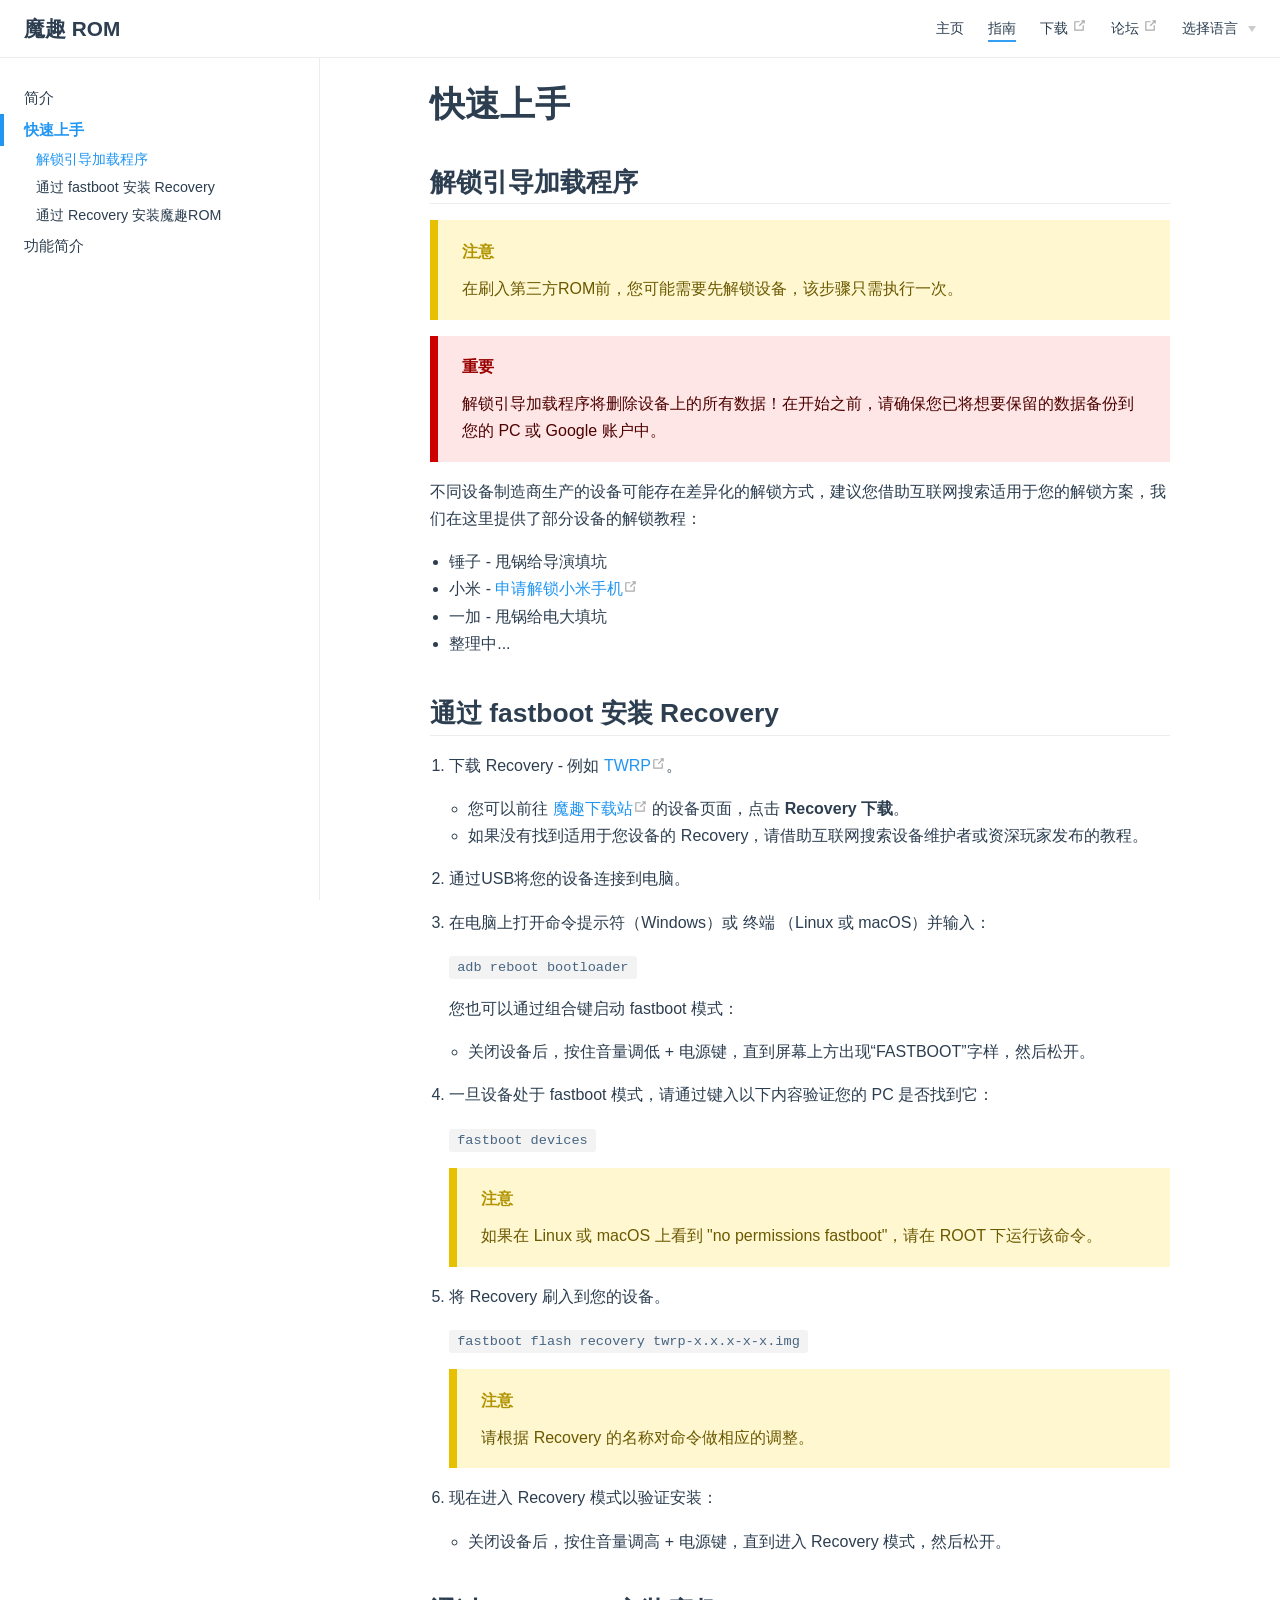
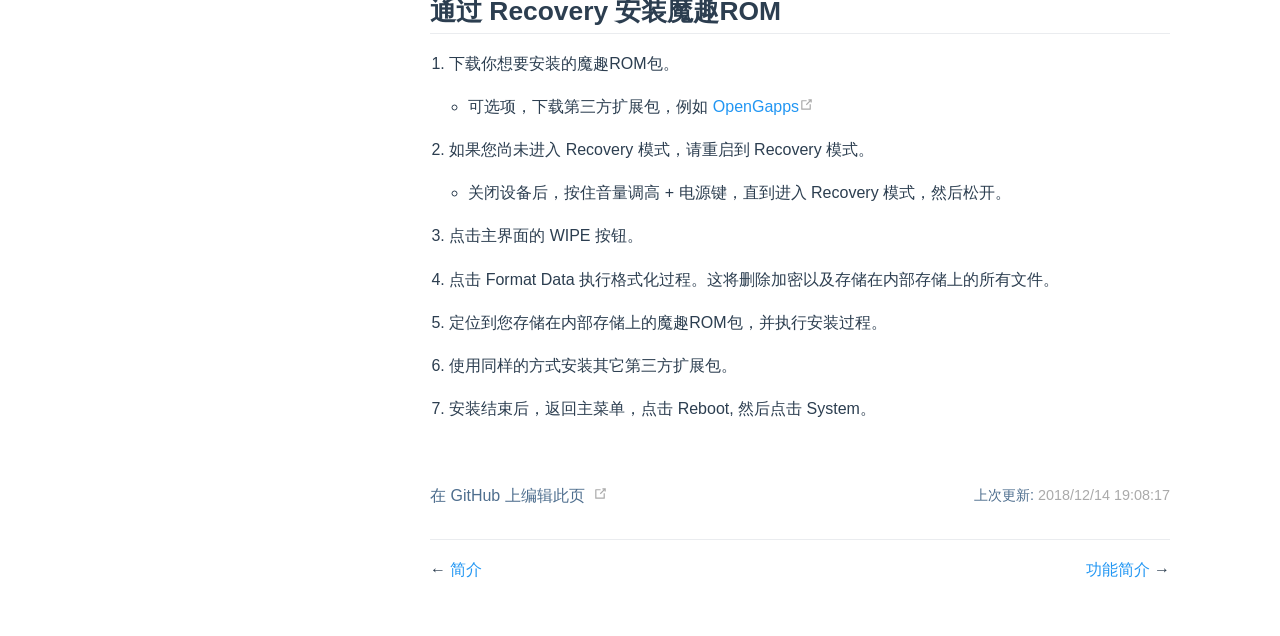
<file: guide/getting_started.html>
<!DOCTYPE html>
<html lang="zh-CN">
  <head>
    <meta charset="utf-8">
    <meta name="viewport" content="width=device-width,initial-scale=1">
    <title>快速上手 | 魔趣 ROM</title>
    <meta name="description" content="可能是中国最好的安卓开源系统">
    <link rel="icon" href="/images/logo.png">
    
    <link rel="preload" href="/assets/css/0.styles.97d99871.css" as="style"><link rel="preload" href="/assets/js/app.cc7cb20d.js" as="script"><link rel="preload" href="/assets/js/10.b89737d7.js" as="script"><link rel="prefetch" href="/assets/js/11.7e47784c.js"><link rel="prefetch" href="/assets/js/2.1a3627a8.js"><link rel="prefetch" href="/assets/js/3.772b750e.js"><link rel="prefetch" href="/assets/js/4.c924675e.js"><link rel="prefetch" href="/assets/js/5.ce623c2c.js"><link rel="prefetch" href="/assets/js/6.87dce2af.js"><link rel="prefetch" href="/assets/js/7.4f730525.js"><link rel="prefetch" href="/assets/js/8.2f0ec15b.js"><link rel="prefetch" href="/assets/js/9.7cadb9c4.js">
    <link rel="stylesheet" href="/assets/css/0.styles.97d99871.css">
  </head>
  <body>
    <div id="app" data-server-rendered="true"><div class="theme-container"><header class="navbar"><div class="sidebar-button"><svg xmlns="http://www.w3.org/2000/svg" aria-hidden="true" role="img" viewBox="0 0 448 512" class="icon"><path fill="currentColor" d="M436 124H12c-6.627 0-12-5.373-12-12V80c0-6.627 5.373-12 12-12h424c6.627 0 12 5.373 12 12v32c0 6.627-5.373 12-12 12zm0 160H12c-6.627 0-12-5.373-12-12v-32c0-6.627 5.373-12 12-12h424c6.627 0 12 5.373 12 12v32c0 6.627-5.373 12-12 12zm0 160H12c-6.627 0-12-5.373-12-12v-32c0-6.627 5.373-12 12-12h424c6.627 0 12 5.373 12 12v32c0 6.627-5.373 12-12 12z"></path></svg></div> <a href="/" class="home-link router-link-active"><!----> <span class="site-name">魔趣 ROM</span></a> <div class="links" style="max-width:nullpx;"><!----> <nav class="nav-links can-hide"><div class="nav-item"><a href="/" class="nav-link">主页</a></div><div class="nav-item"><a href="/guide/" class="nav-link router-link-active">指南</a></div><div class="nav-item"><a href="https://download.mokeedev.com" target="_blank" rel="noopener noreferrer" class="nav-link external">
  下载
  <svg xmlns="http://www.w3.org/2000/svg" aria-hidden="true" x="0px" y="0px" viewBox="0 0 100 100" width="15" height="15" class="icon outbound"><path fill="currentColor" d="M18.8,85.1h56l0,0c2.2,0,4-1.8,4-4v-32h-8v28h-48v-48h28v-8h-32l0,0c-2.2,0-4,1.8-4,4v56C14.8,83.3,16.6,85.1,18.8,85.1z"></path> <polygon fill="currentColor" points="45.7,48.7 51.3,54.3 77.2,28.5 77.2,37.2 85.2,37.2 85.2,14.9 62.8,14.9 62.8,22.9 71.5,22.9"></polygon></svg></a></div><div class="nav-item"><a href="https://bbs.mokeedev.com" target="_blank" rel="noopener noreferrer" class="nav-link external">
  论坛
  <svg xmlns="http://www.w3.org/2000/svg" aria-hidden="true" x="0px" y="0px" viewBox="0 0 100 100" width="15" height="15" class="icon outbound"><path fill="currentColor" d="M18.8,85.1h56l0,0c2.2,0,4-1.8,4-4v-32h-8v28h-48v-48h28v-8h-32l0,0c-2.2,0-4,1.8-4,4v56C14.8,83.3,16.6,85.1,18.8,85.1z"></path> <polygon fill="currentColor" points="45.7,48.7 51.3,54.3 77.2,28.5 77.2,37.2 85.2,37.2 85.2,14.9 62.8,14.9 62.8,22.9 71.5,22.9"></polygon></svg></a></div><div class="nav-item"><div class="dropdown-wrapper"><a class="dropdown-title"><span class="title">选择语言</span> <span class="arrow right"></span></a> <ul class="nav-dropdown" style="display:none;"><li class="dropdown-item"><!----> <a href="/guide/getting_started.html" class="nav-link router-link-exact-active router-link-active">简体中文</a></li><li class="dropdown-item"><!----> <a href="/en/guide/getting_started.html" class="nav-link">English</a></li></ul></div></div> <!----></nav></div></header> <div class="sidebar-mask"></div> <div class="sidebar"><nav class="nav-links"><div class="nav-item"><a href="/" class="nav-link">主页</a></div><div class="nav-item"><a href="/guide/" class="nav-link router-link-active">指南</a></div><div class="nav-item"><a href="https://download.mokeedev.com" target="_blank" rel="noopener noreferrer" class="nav-link external">
  下载
  <svg xmlns="http://www.w3.org/2000/svg" aria-hidden="true" x="0px" y="0px" viewBox="0 0 100 100" width="15" height="15" class="icon outbound"><path fill="currentColor" d="M18.8,85.1h56l0,0c2.2,0,4-1.8,4-4v-32h-8v28h-48v-48h28v-8h-32l0,0c-2.2,0-4,1.8-4,4v56C14.8,83.3,16.6,85.1,18.8,85.1z"></path> <polygon fill="currentColor" points="45.7,48.7 51.3,54.3 77.2,28.5 77.2,37.2 85.2,37.2 85.2,14.9 62.8,14.9 62.8,22.9 71.5,22.9"></polygon></svg></a></div><div class="nav-item"><a href="https://bbs.mokeedev.com" target="_blank" rel="noopener noreferrer" class="nav-link external">
  论坛
  <svg xmlns="http://www.w3.org/2000/svg" aria-hidden="true" x="0px" y="0px" viewBox="0 0 100 100" width="15" height="15" class="icon outbound"><path fill="currentColor" d="M18.8,85.1h56l0,0c2.2,0,4-1.8,4-4v-32h-8v28h-48v-48h28v-8h-32l0,0c-2.2,0-4,1.8-4,4v56C14.8,83.3,16.6,85.1,18.8,85.1z"></path> <polygon fill="currentColor" points="45.7,48.7 51.3,54.3 77.2,28.5 77.2,37.2 85.2,37.2 85.2,14.9 62.8,14.9 62.8,22.9 71.5,22.9"></polygon></svg></a></div><div class="nav-item"><div class="dropdown-wrapper"><a class="dropdown-title"><span class="title">选择语言</span> <span class="arrow right"></span></a> <ul class="nav-dropdown" style="display:none;"><li class="dropdown-item"><!----> <a href="/guide/getting_started.html" class="nav-link router-link-exact-active router-link-active">简体中文</a></li><li class="dropdown-item"><!----> <a href="/en/guide/getting_started.html" class="nav-link">English</a></li></ul></div></div> <!----></nav>  <ul class="sidebar-links"><li><a href="/guide/" class="sidebar-link">简介</a></li><li><a href="/guide/getting_started.html" class="active sidebar-link">快速上手</a><ul class="sidebar-sub-headers"><li class="sidebar-sub-header"><a href="/guide/getting_started.html#解锁引导加载程序" class="sidebar-link">解锁引导加载程序</a></li><li class="sidebar-sub-header"><a href="/guide/getting_started.html#通过-fastboot-安装-recovery" class="sidebar-link">通过 fastboot 安装 Recovery</a></li><li class="sidebar-sub-header"><a href="/guide/getting_started.html#通过-recovery-安装魔趣rom" class="sidebar-link">通过 Recovery 安装魔趣ROM</a></li></ul></li><li><a href="/guide/feature.html" class="sidebar-link">功能简介</a></li></ul> </div> <div class="page"> <div class="content"><h1 id="快速上手"><a href="#快速上手" aria-hidden="true" class="header-anchor">#</a> 快速上手</h1> <h2 id="解锁引导加载程序"><a href="#解锁引导加载程序" aria-hidden="true" class="header-anchor">#</a> 解锁引导加载程序</h2> <div class="warning custom-block"><p class="custom-block-title">注意</p> <p>在刷入第三方ROM前，您可能需要先解锁设备，该步骤只需执行一次。</p></div> <div class="danger custom-block"><p class="custom-block-title">重要</p> <p>解锁引导加载程序将删除设备上的所有数据！在开始之前，请确保您已将想要保留的数据备份到您的 PC 或 Google 账户中。</p></div> <p>不同设备制造商生产的设备可能存在差异化的解锁方式，建议您借助互联网搜索适用于您的解锁方案，我们在这里提供了部分设备的解锁教程：</p> <ul><li>锤子 - 甩锅给导演填坑</li> <li>小米 - <a href="http://www.miui.com/unlock/index.html" target="_blank" rel="noopener noreferrer">申请解锁小米手机<svg xmlns="http://www.w3.org/2000/svg" aria-hidden="true" x="0px" y="0px" viewBox="0 0 100 100" width="15" height="15" class="icon outbound"><path fill="currentColor" d="M18.8,85.1h56l0,0c2.2,0,4-1.8,4-4v-32h-8v28h-48v-48h28v-8h-32l0,0c-2.2,0-4,1.8-4,4v56C14.8,83.3,16.6,85.1,18.8,85.1z"></path> <polygon fill="currentColor" points="45.7,48.7 51.3,54.3 77.2,28.5 77.2,37.2 85.2,37.2 85.2,14.9 62.8,14.9 62.8,22.9 71.5,22.9"></polygon></svg></a></li> <li>一加 - 甩锅给电大填坑</li> <li>整理中...</li></ul> <h2 id="通过-fastboot-安装-recovery"><a href="#通过-fastboot-安装-recovery" aria-hidden="true" class="header-anchor">#</a> 通过 fastboot 安装 Recovery</h2> <ol><li><p>下载 Recovery - 例如 <a href="https://twrp.me/" target="_blank" rel="noopener noreferrer">TWRP<svg xmlns="http://www.w3.org/2000/svg" aria-hidden="true" x="0px" y="0px" viewBox="0 0 100 100" width="15" height="15" class="icon outbound"><path fill="currentColor" d="M18.8,85.1h56l0,0c2.2,0,4-1.8,4-4v-32h-8v28h-48v-48h28v-8h-32l0,0c-2.2,0-4,1.8-4,4v56C14.8,83.3,16.6,85.1,18.8,85.1z"></path> <polygon fill="currentColor" points="45.7,48.7 51.3,54.3 77.2,28.5 77.2,37.2 85.2,37.2 85.2,14.9 62.8,14.9 62.8,22.9 71.5,22.9"></polygon></svg></a>。</p> <ul><li>您可以前往 <a href="https://download.mokeedev.com" target="_blank" rel="noopener noreferrer">魔趣下载站<svg xmlns="http://www.w3.org/2000/svg" aria-hidden="true" x="0px" y="0px" viewBox="0 0 100 100" width="15" height="15" class="icon outbound"><path fill="currentColor" d="M18.8,85.1h56l0,0c2.2,0,4-1.8,4-4v-32h-8v28h-48v-48h28v-8h-32l0,0c-2.2,0-4,1.8-4,4v56C14.8,83.3,16.6,85.1,18.8,85.1z"></path> <polygon fill="currentColor" points="45.7,48.7 51.3,54.3 77.2,28.5 77.2,37.2 85.2,37.2 85.2,14.9 62.8,14.9 62.8,22.9 71.5,22.9"></polygon></svg></a> 的设备页面，点击 <strong>Recovery 下载</strong>。</li> <li>如果没有找到适用于您设备的 Recovery，请借助互联网搜索设备维护者或资深玩家发布的教程。</li></ul></li> <li><p>通过USB将您的设备连接到电脑。</p></li> <li><p>在电脑上打开命令提示符（Windows）或 终端 （Linux 或 macOS）并输入：</p> <p><code>adb reboot bootloader</code></p> <p>您也可以通过组合键启动 fastboot 模式：</p> <ul><li>关闭设备后，按住音量调低 + 电源键，直到屏幕上方出现“FASTBOOT”字样，然后松开。</li></ul></li> <li><p>一旦设备处于 fastboot 模式，请通过键入以下内容验证您的 PC 是否找到它：</p> <p><code>fastboot devices</code></p> <div class="warning custom-block"><p class="custom-block-title">注意</p> <p>如果在 Linux 或 macOS 上看到 &quot;no permissions fastboot&quot;，请在 ROOT 下运行该命令。</p></div></li> <li><p>将 Recovery 刷入到您的设备。</p> <p><code>fastboot flash recovery twrp-x.x.x-x-x.img</code></p> <div class="warning custom-block"><p class="custom-block-title">注意</p> <p>请根据 Recovery 的名称对命令做相应的调整。</p></div></li> <li><p>现在进入 Recovery 模式以验证安装：</p> <ul><li>关闭设备后，按住音量调高 + 电源键，直到进入 Recovery 模式，然后松开。</li></ul></li></ol> <h2 id="通过-recovery-安装魔趣rom"><a href="#通过-recovery-安装魔趣rom" aria-hidden="true" class="header-anchor">#</a> 通过 Recovery 安装魔趣ROM</h2> <ol><li><p>下载你想要安装的魔趣ROM包。</p> <ul><li>可选项，下载第三方扩展包，例如 <a href="https://opengapps.org/" target="_blank" rel="noopener noreferrer">OpenGapps<svg xmlns="http://www.w3.org/2000/svg" aria-hidden="true" x="0px" y="0px" viewBox="0 0 100 100" width="15" height="15" class="icon outbound"><path fill="currentColor" d="M18.8,85.1h56l0,0c2.2,0,4-1.8,4-4v-32h-8v28h-48v-48h28v-8h-32l0,0c-2.2,0-4,1.8-4,4v56C14.8,83.3,16.6,85.1,18.8,85.1z"></path> <polygon fill="currentColor" points="45.7,48.7 51.3,54.3 77.2,28.5 77.2,37.2 85.2,37.2 85.2,14.9 62.8,14.9 62.8,22.9 71.5,22.9"></polygon></svg></a></li></ul></li> <li><p>如果您尚未进入 Recovery 模式，请重启到 Recovery 模式。</p> <ul><li>关闭设备后，按住音量调高 + 电源键，直到进入 Recovery 模式，然后松开。</li></ul></li> <li><p>点击主界面的 WIPE 按钮。</p></li> <li><p>点击 Format Data 执行格式化过程。这将删除加密以及存储在内部存储上的所有文件。</p></li> <li><p>定位到您存储在内部存储上的魔趣ROM包，并执行安装过程。</p></li> <li><p>使用同样的方式安装其它第三方扩展包。</p></li> <li><p>安装结束后，返回主菜单，点击 Reboot, 然后点击 System。</p></li></ol></div> <div class="page-edit"><div class="edit-link"><a href="https://github.com/MoKee/www/edit/master/www/guide/getting_started.md" target="_blank" rel="noopener noreferrer">在 GitHub 上编辑此页</a> <svg xmlns="http://www.w3.org/2000/svg" aria-hidden="true" x="0px" y="0px" viewBox="0 0 100 100" width="15" height="15" class="icon outbound"><path fill="currentColor" d="M18.8,85.1h56l0,0c2.2,0,4-1.8,4-4v-32h-8v28h-48v-48h28v-8h-32l0,0c-2.2,0-4,1.8-4,4v56C14.8,83.3,16.6,85.1,18.8,85.1z"></path> <polygon fill="currentColor" points="45.7,48.7 51.3,54.3 77.2,28.5 77.2,37.2 85.2,37.2 85.2,14.9 62.8,14.9 62.8,22.9 71.5,22.9"></polygon></svg></div> <div class="last-updated"><span class="prefix">上次更新: </span> <span class="time">2018/12/15 上午3:08:17</span></div></div> <div class="page-nav"><p class="inner"><span class="prev">
        ←
        <a href="/guide/" class="prev router-link-active">
          简介
        </a></span> <span class="next"><a href="/guide/feature.html">
          功能简介
        </a>
        →
      </span></p></div> </div> <!----></div></div>
    <script src="/assets/js/10.b89737d7.js" defer></script><script src="/assets/js/app.cc7cb20d.js" defer></script>
  </body>
</html>
</file>
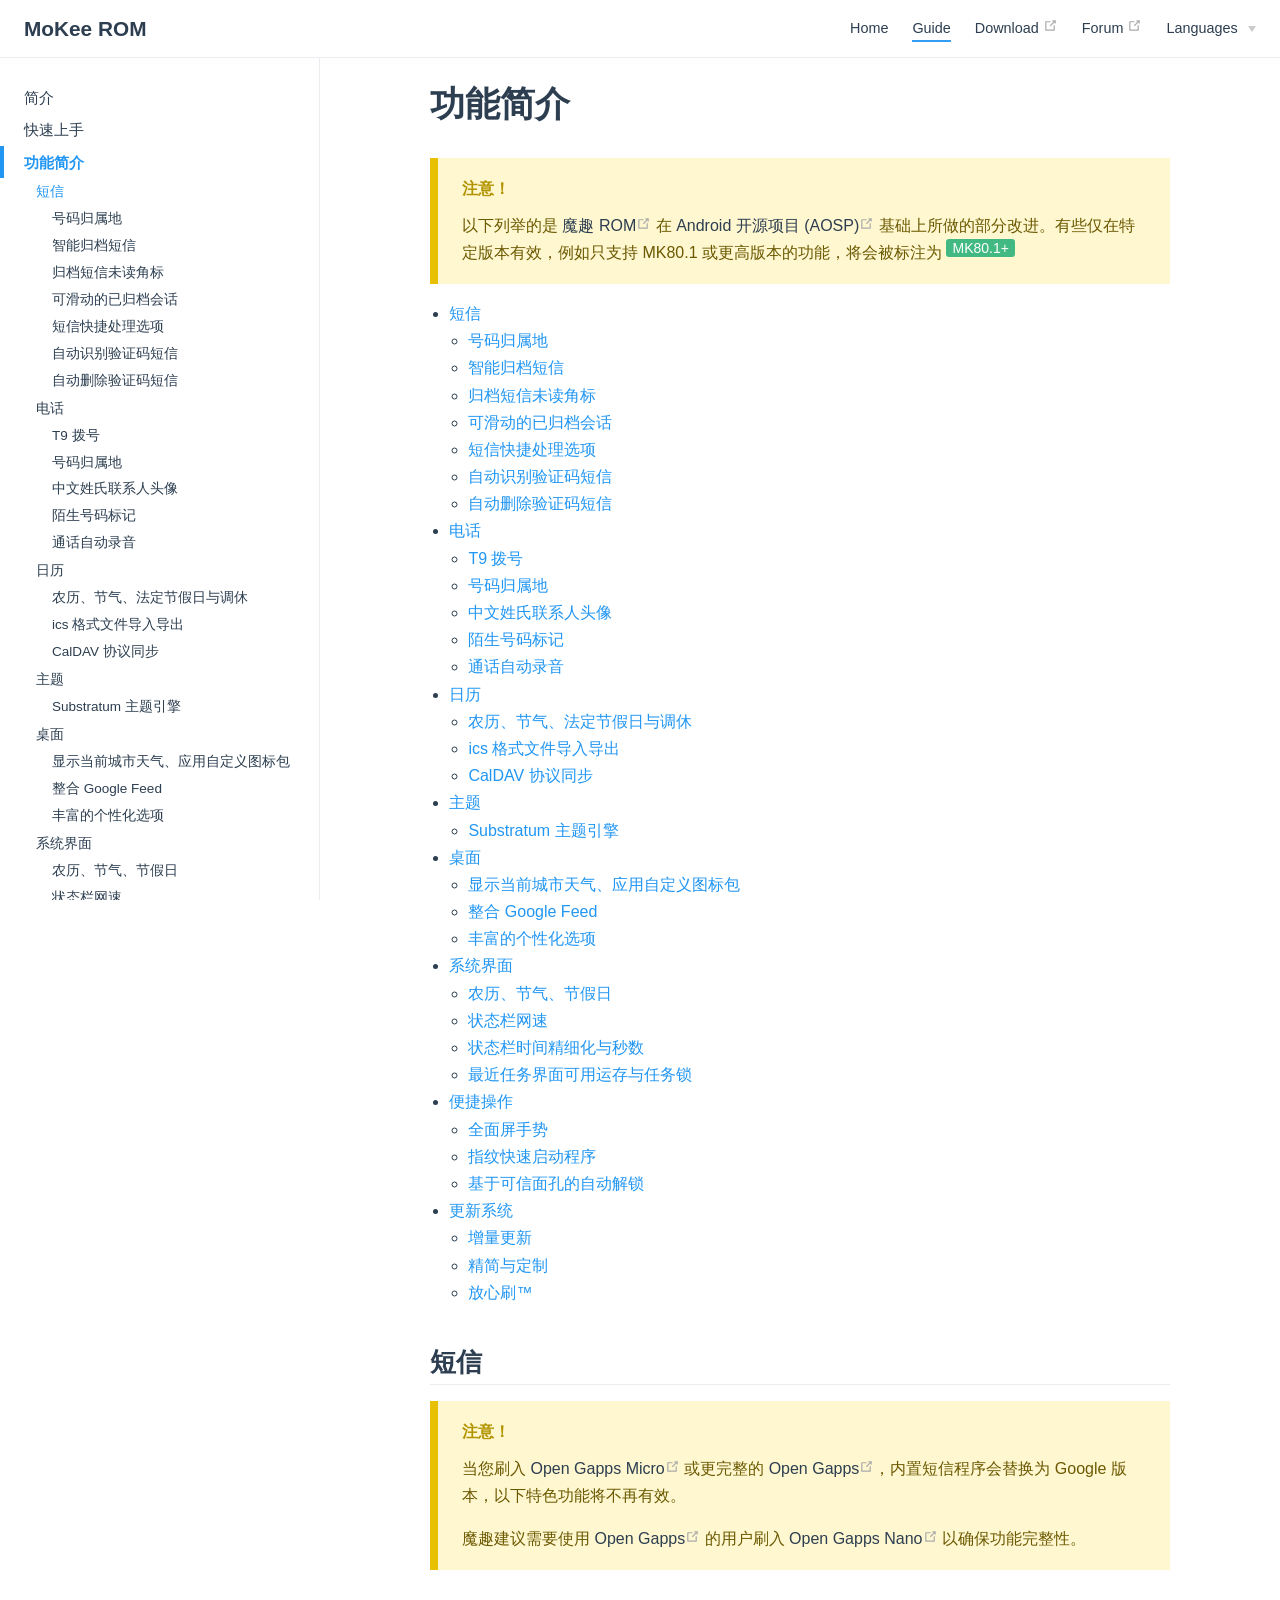
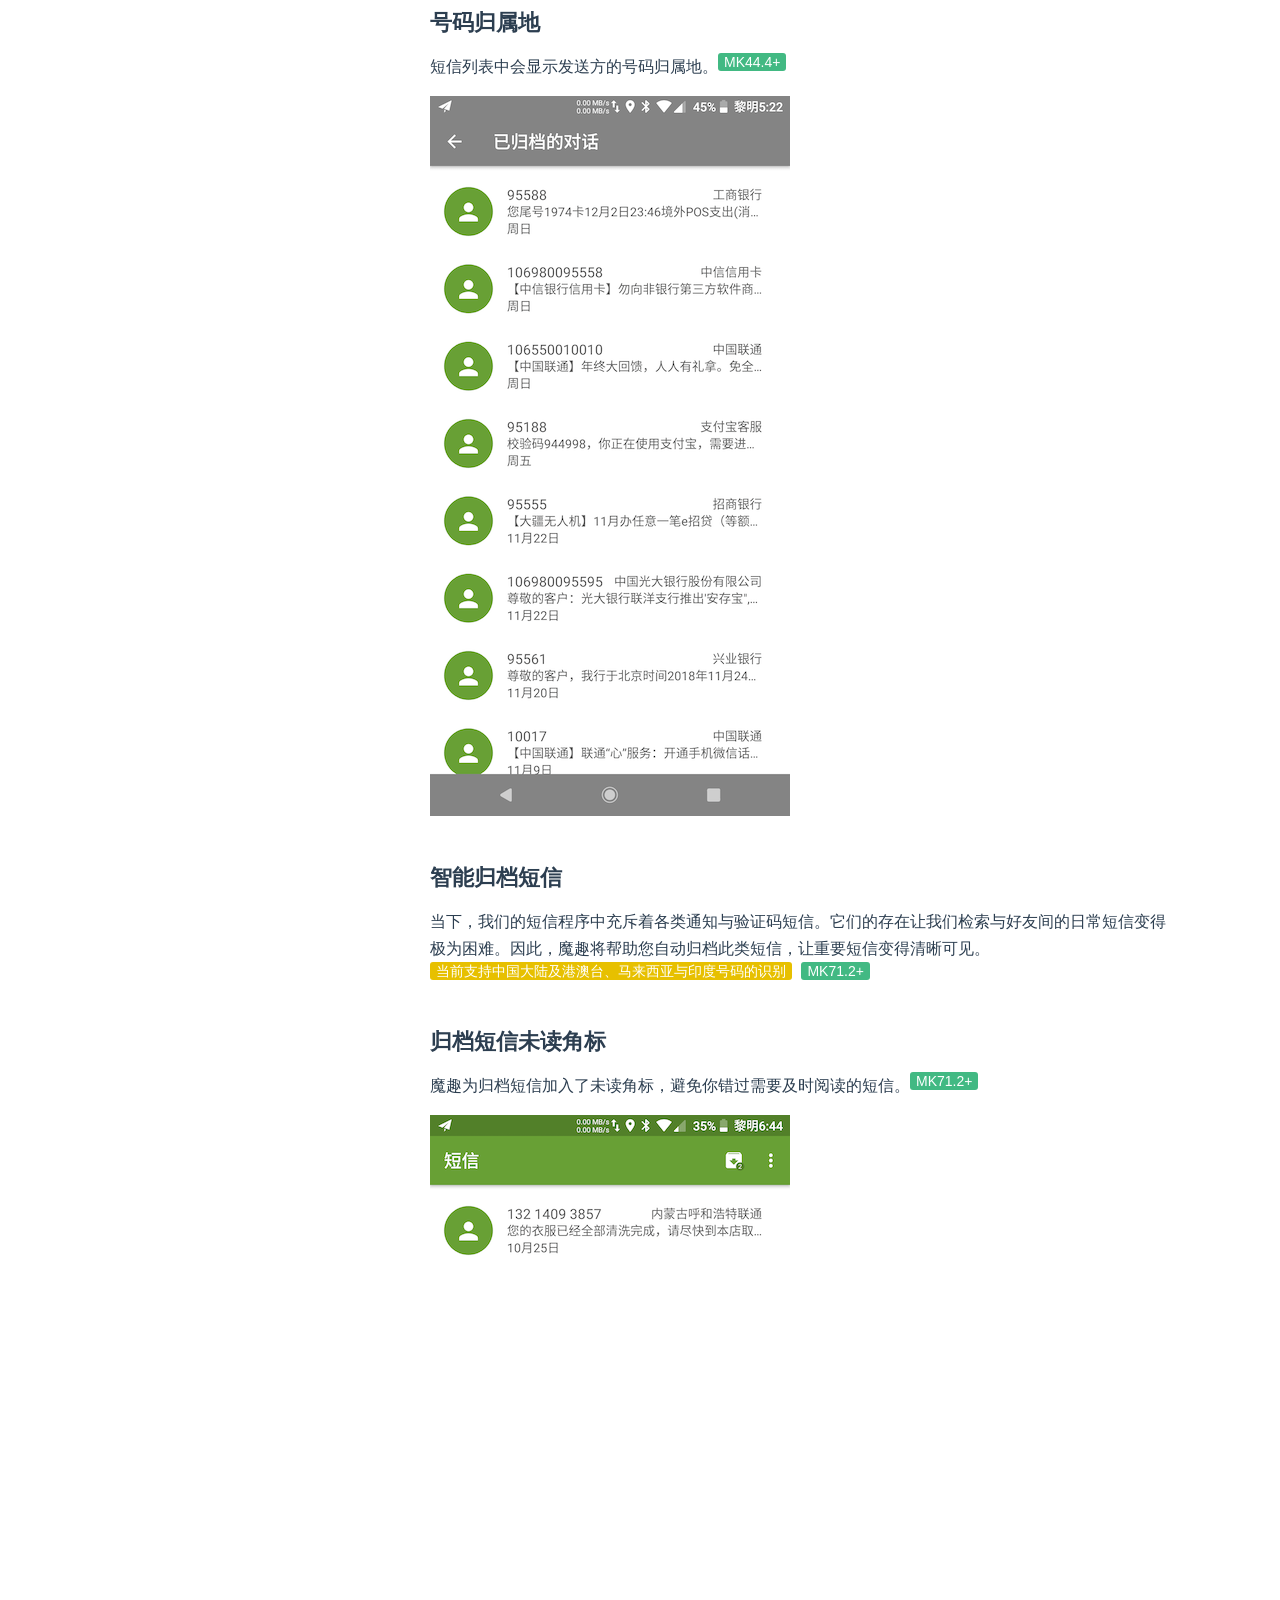
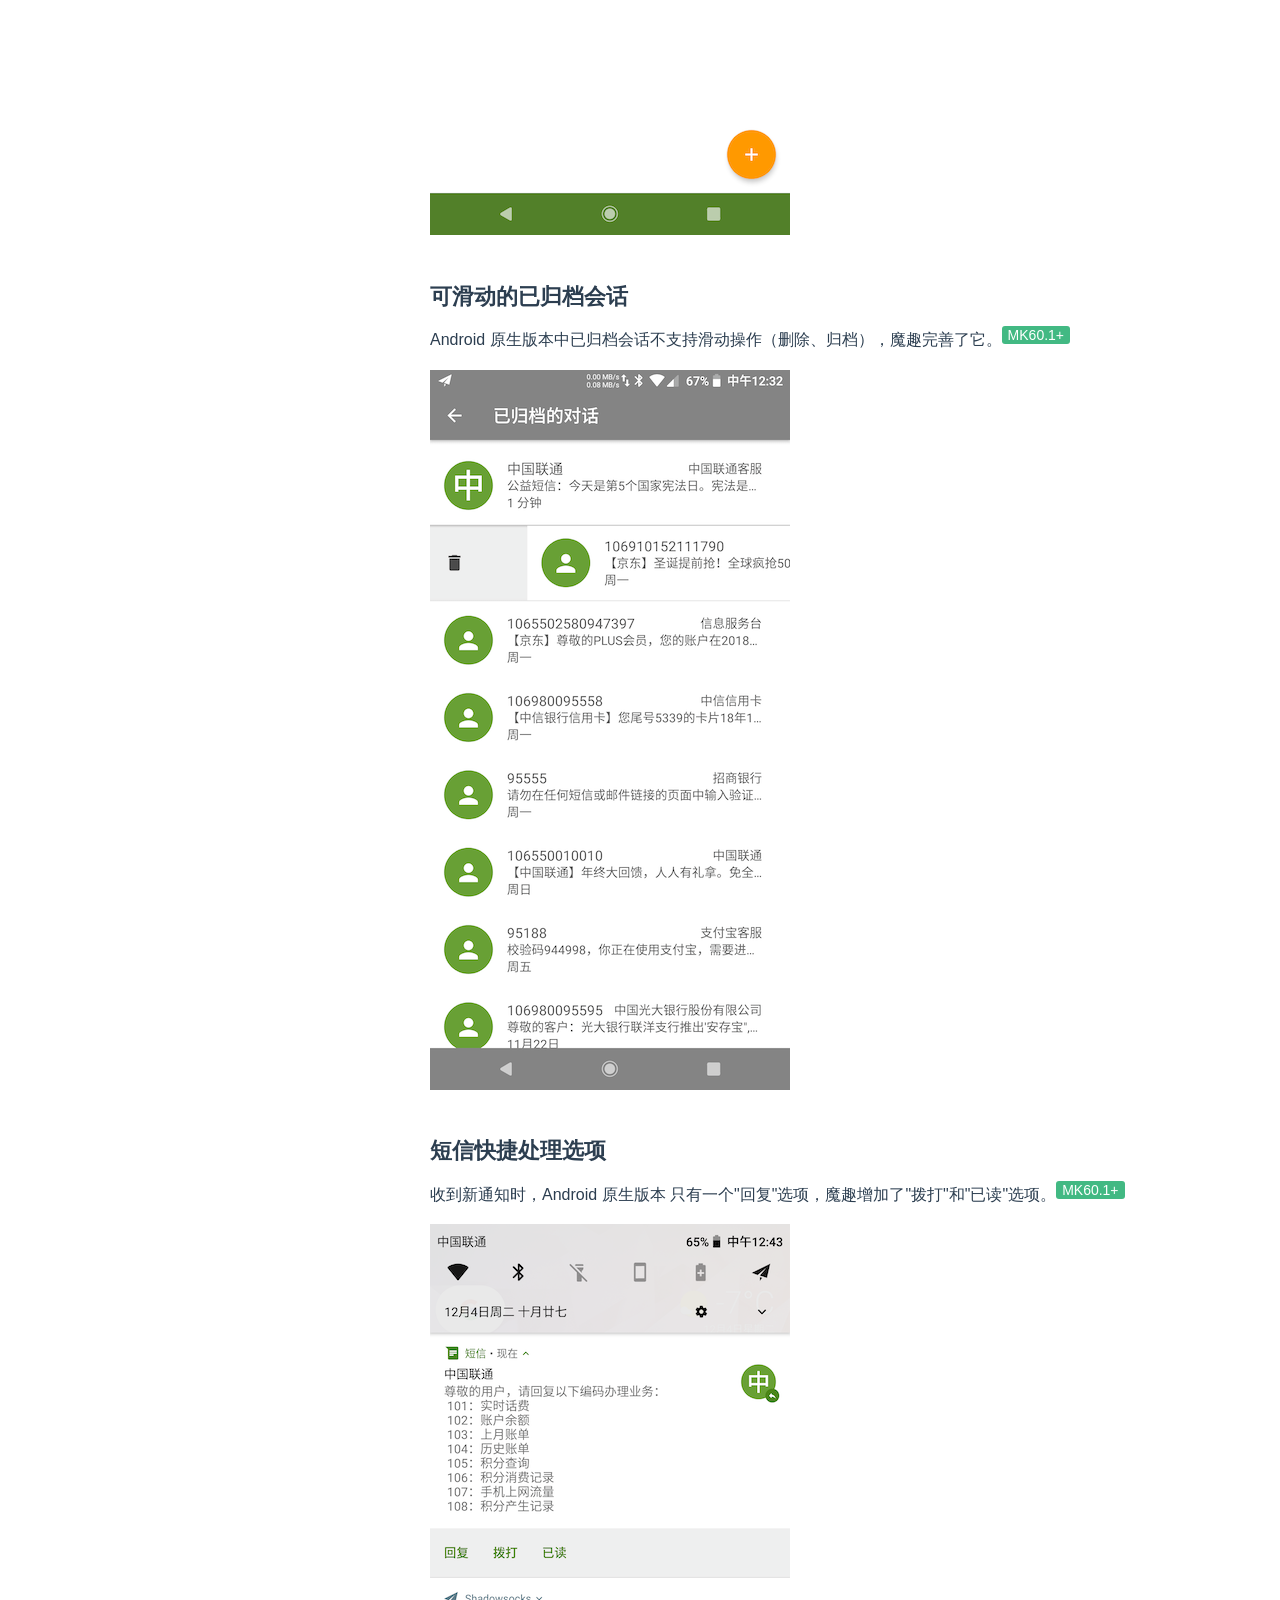
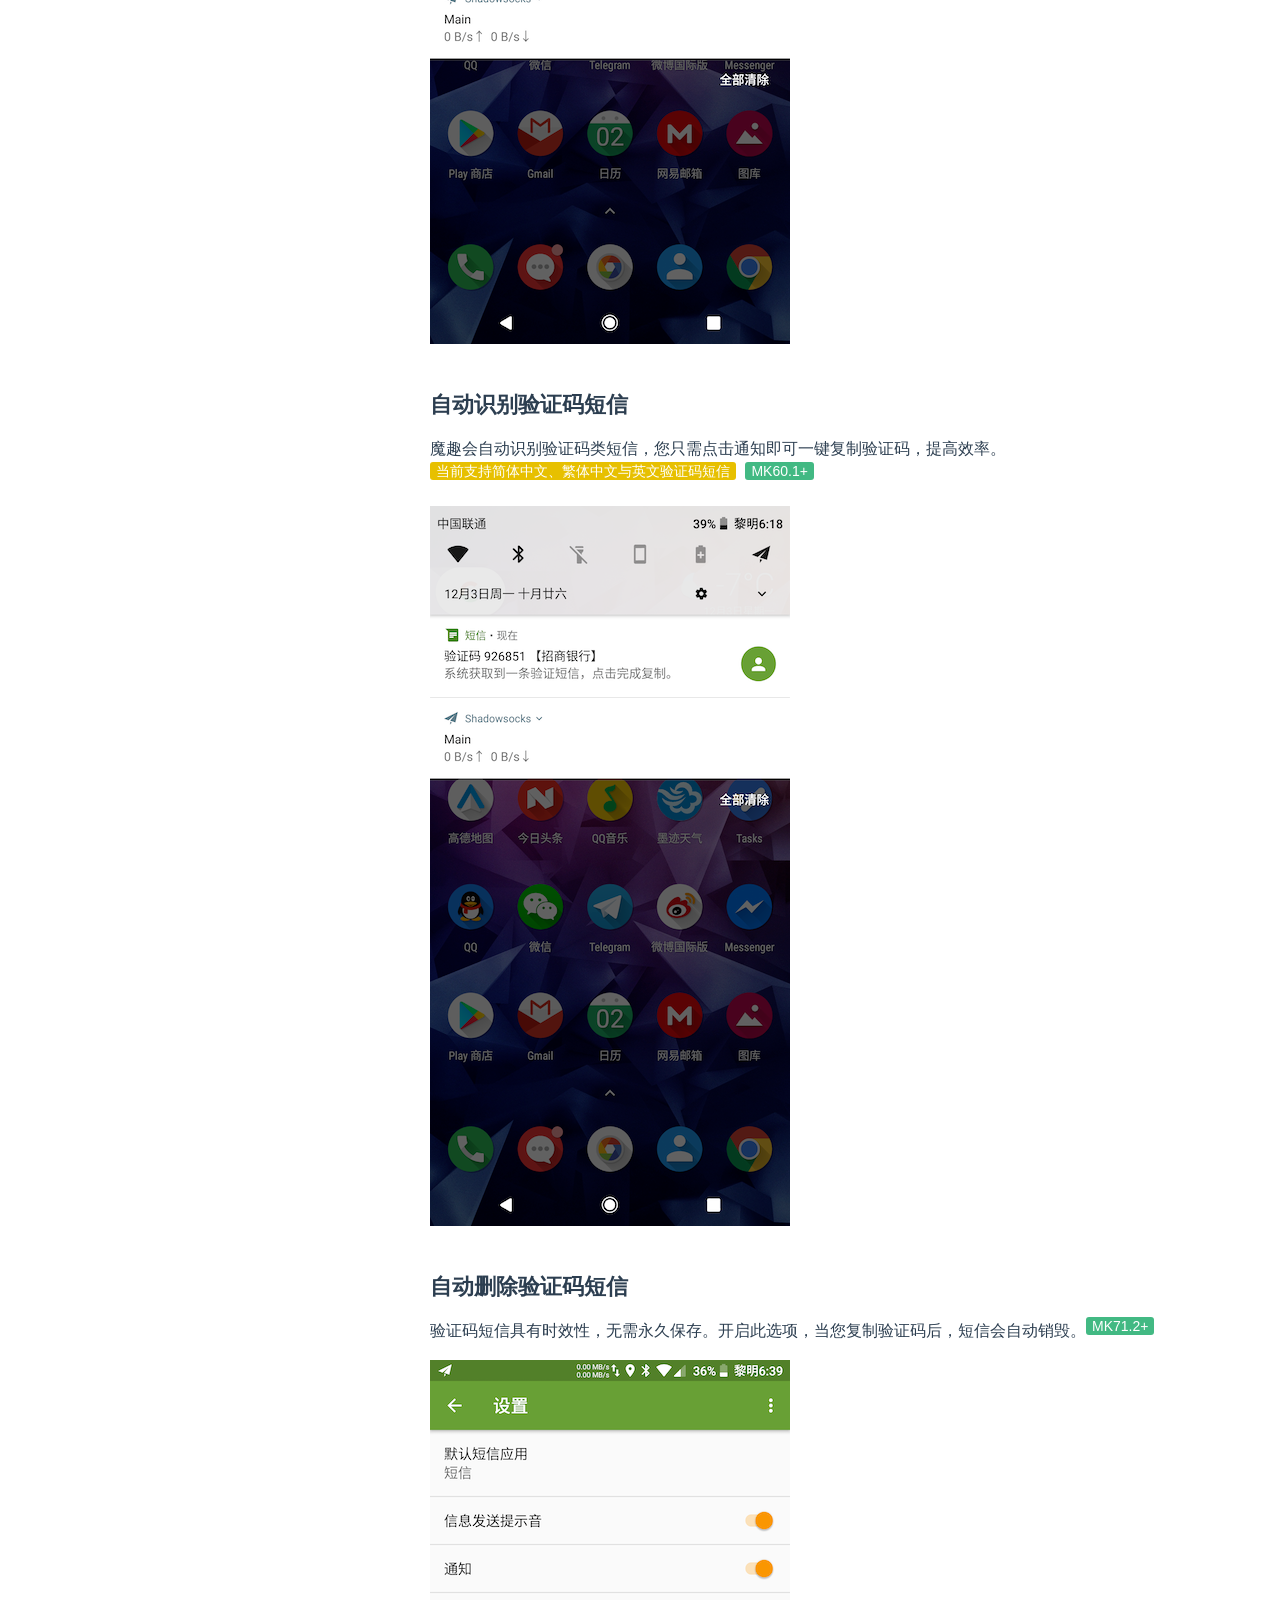
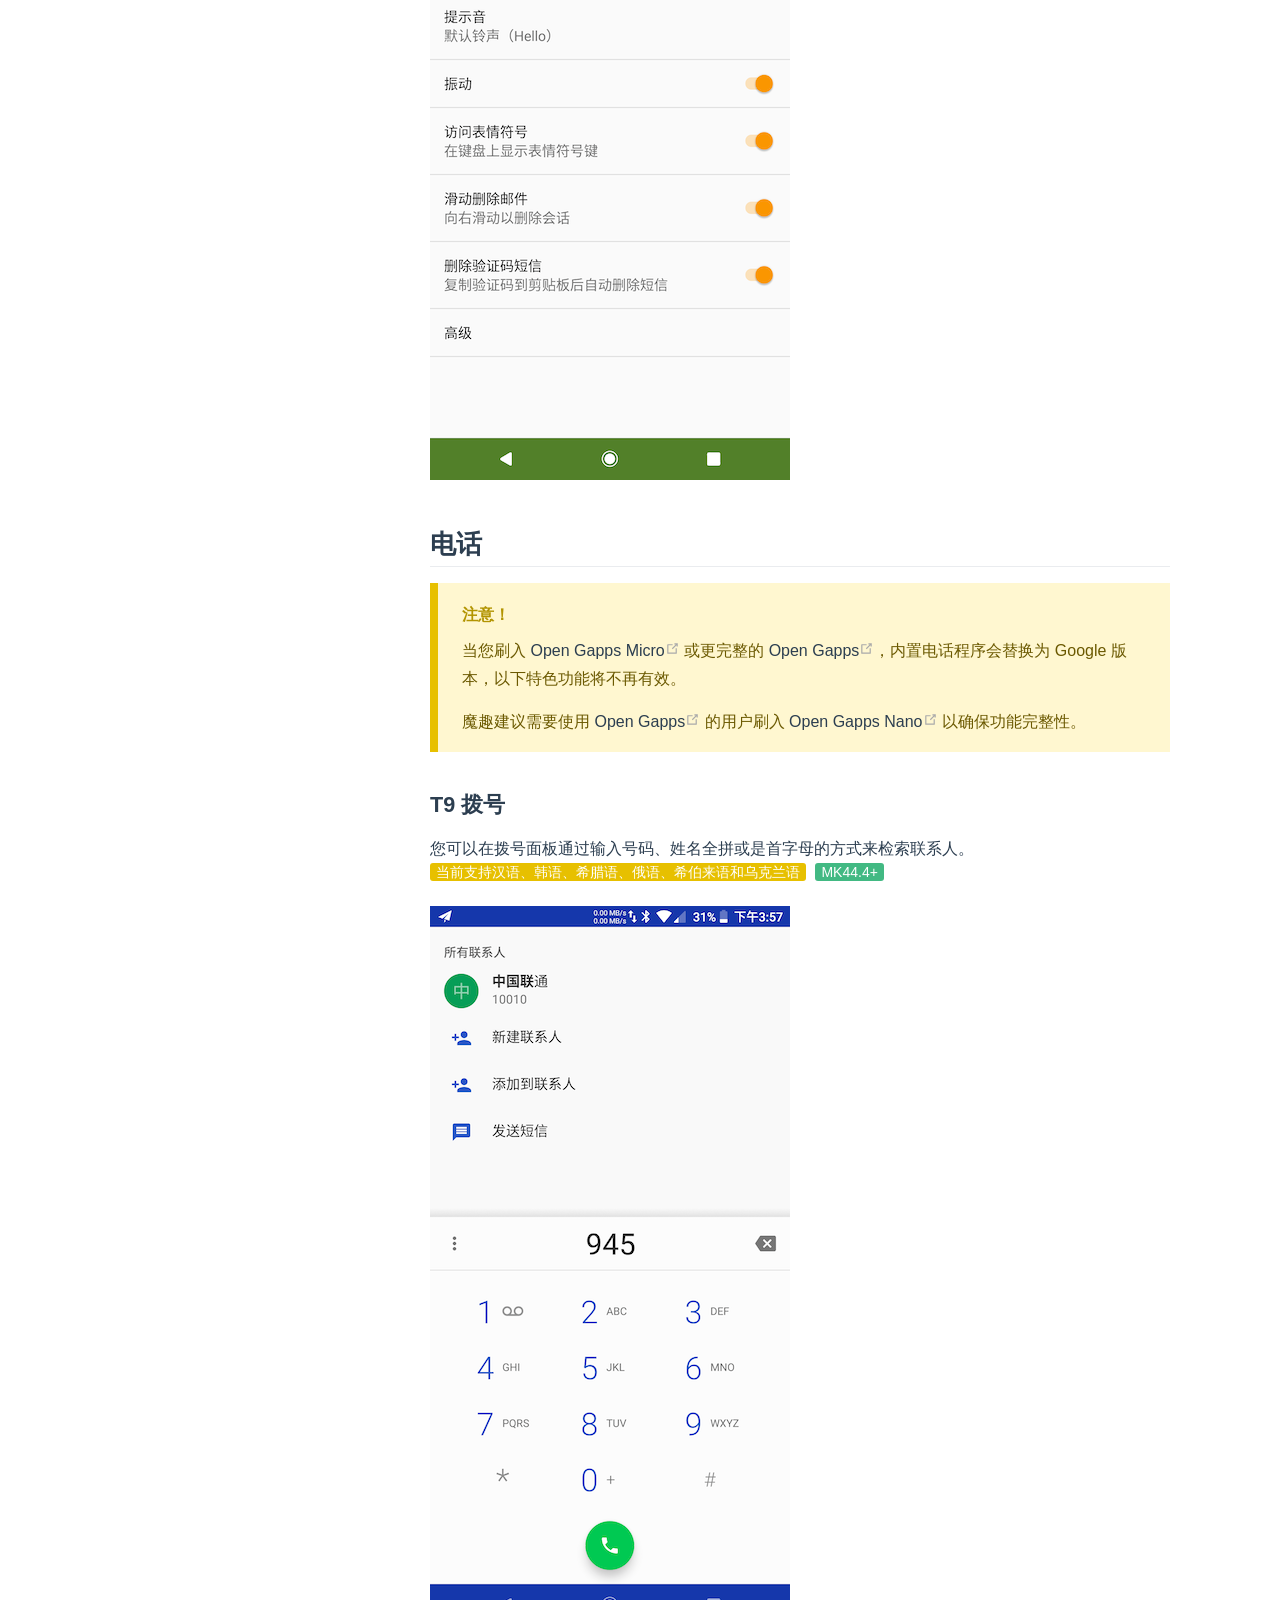
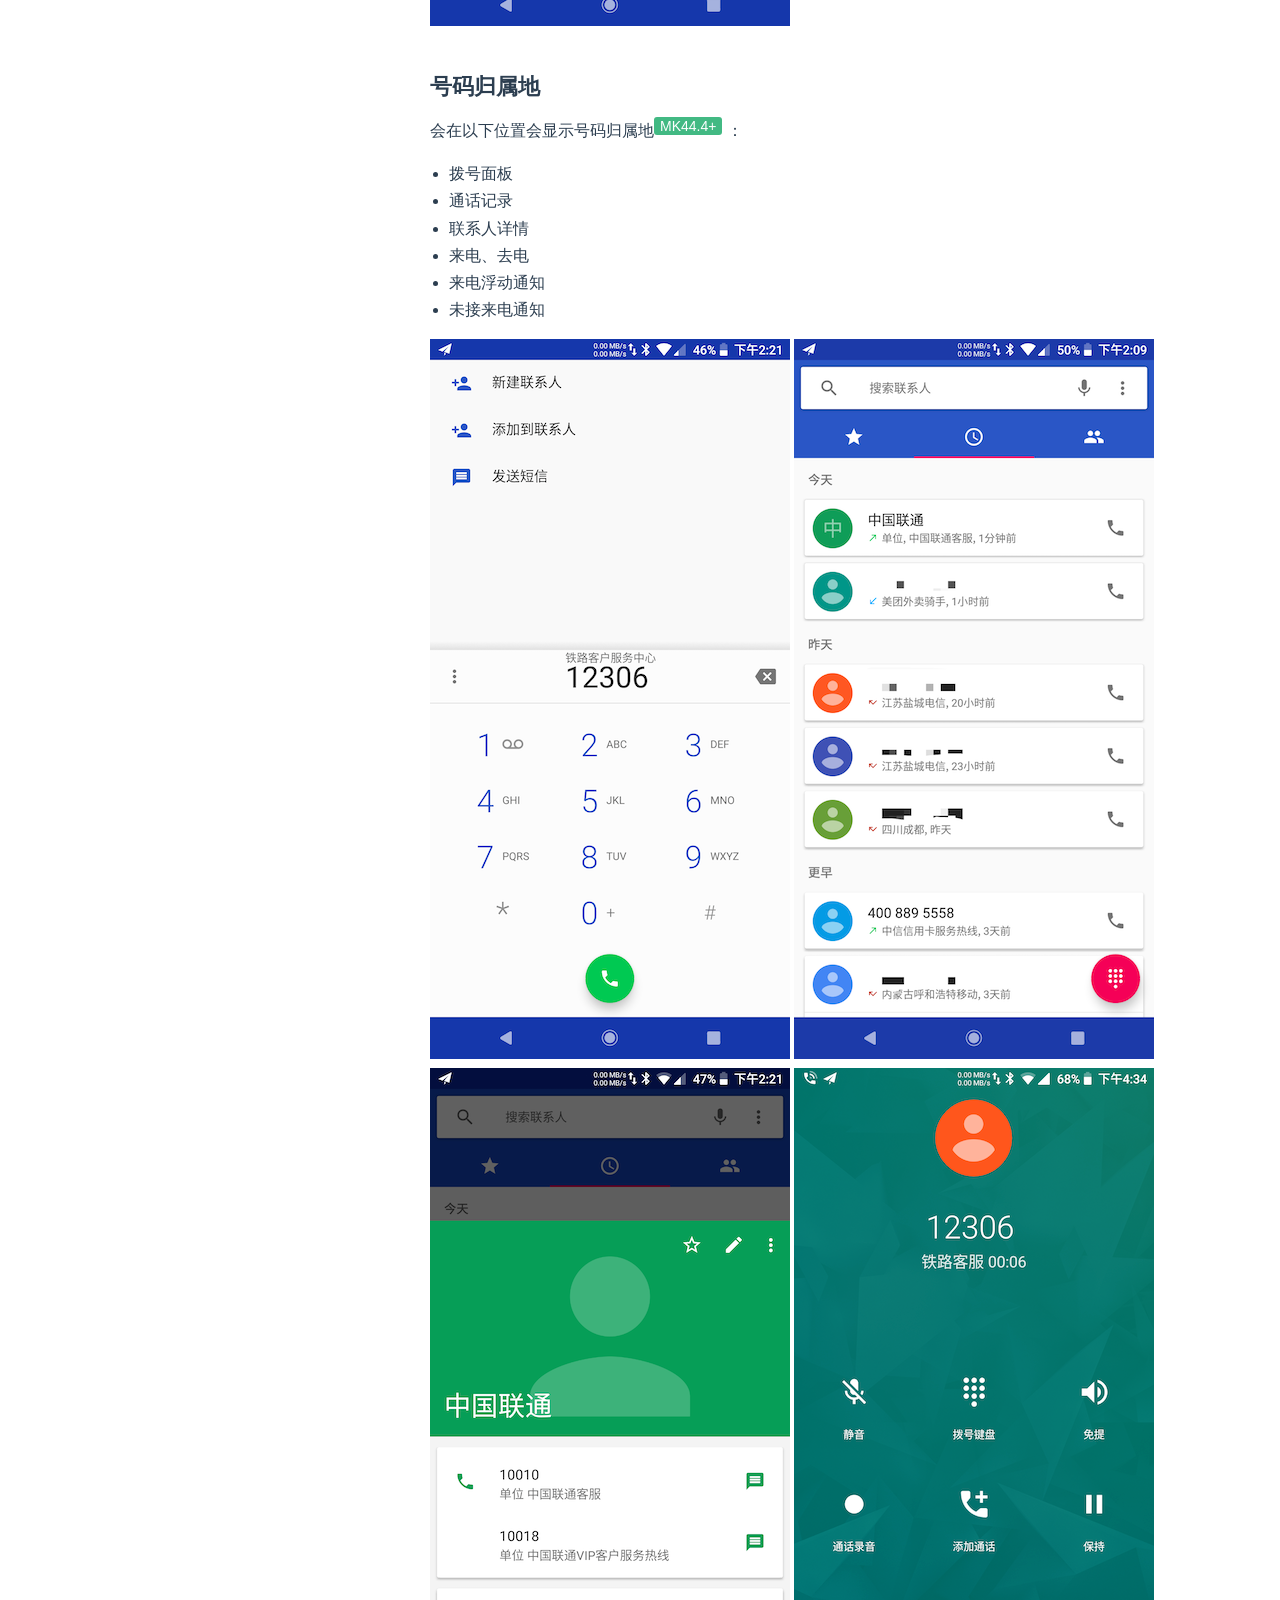
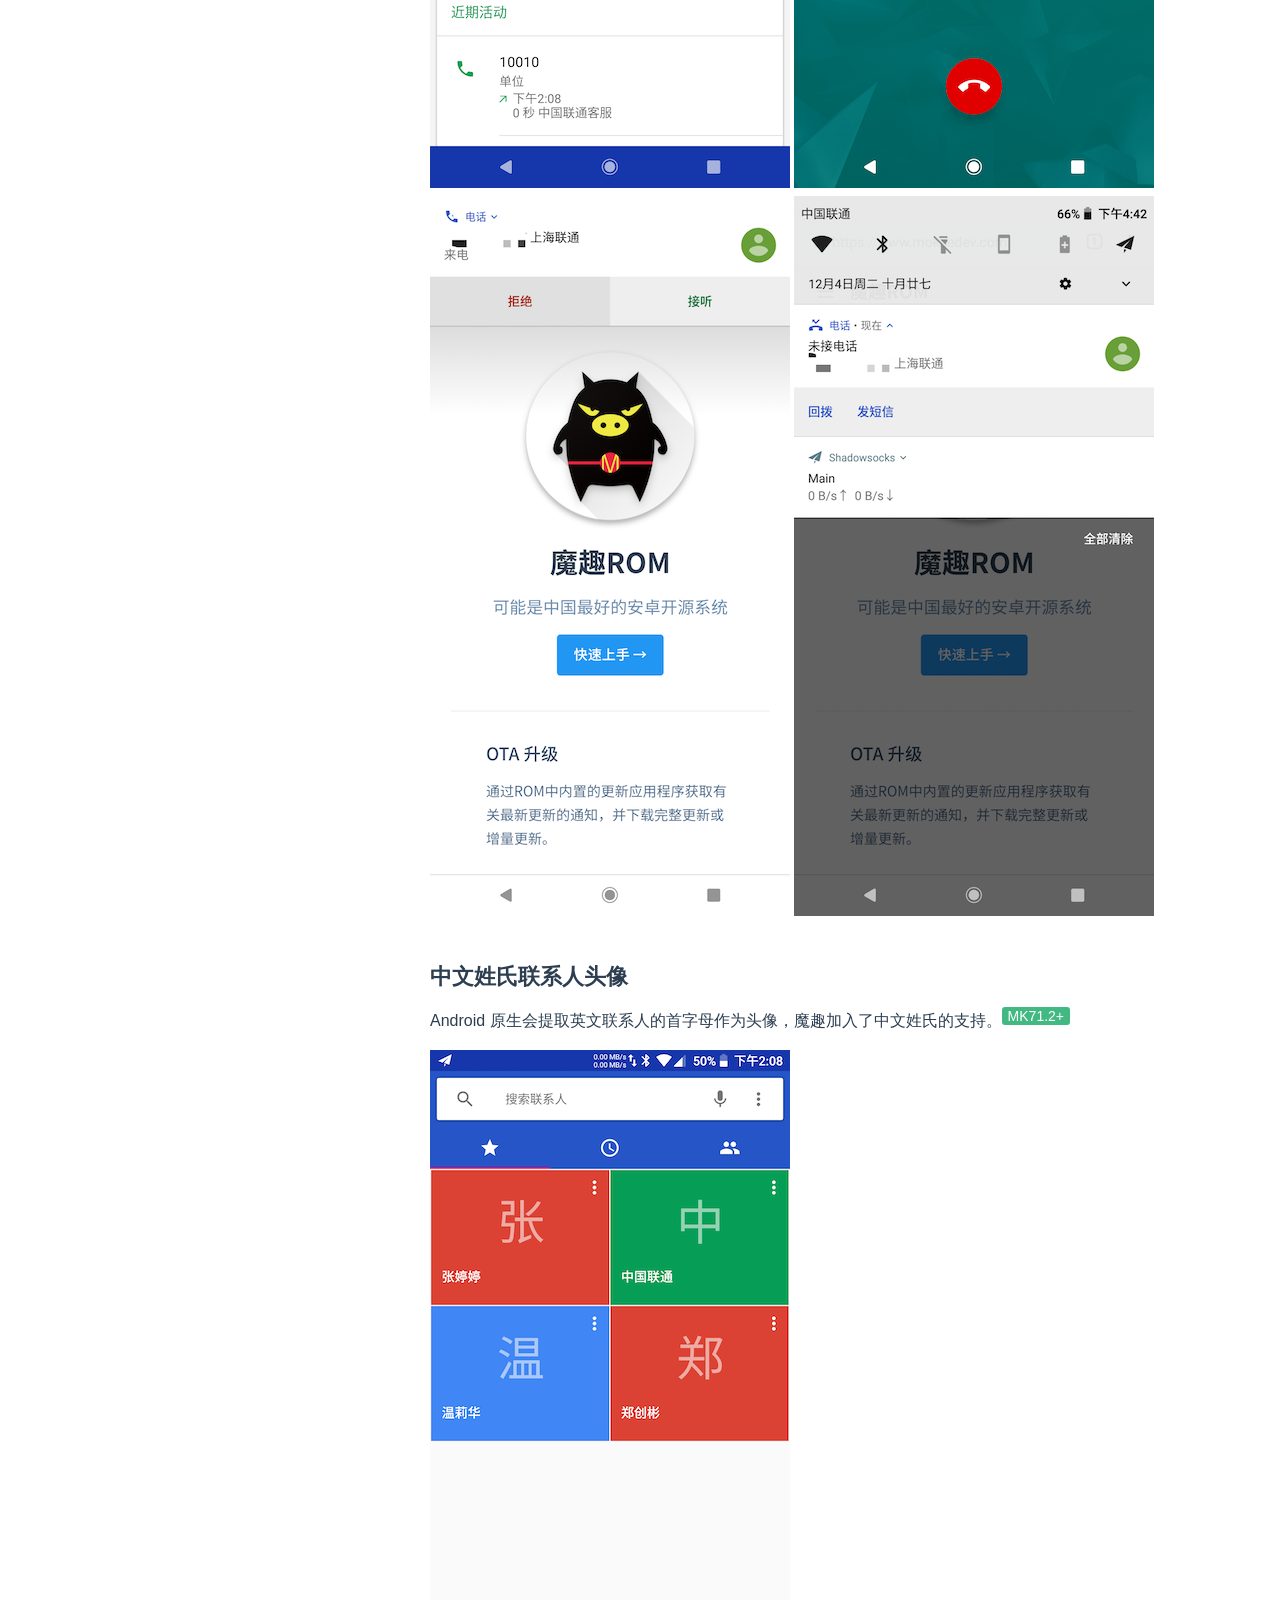
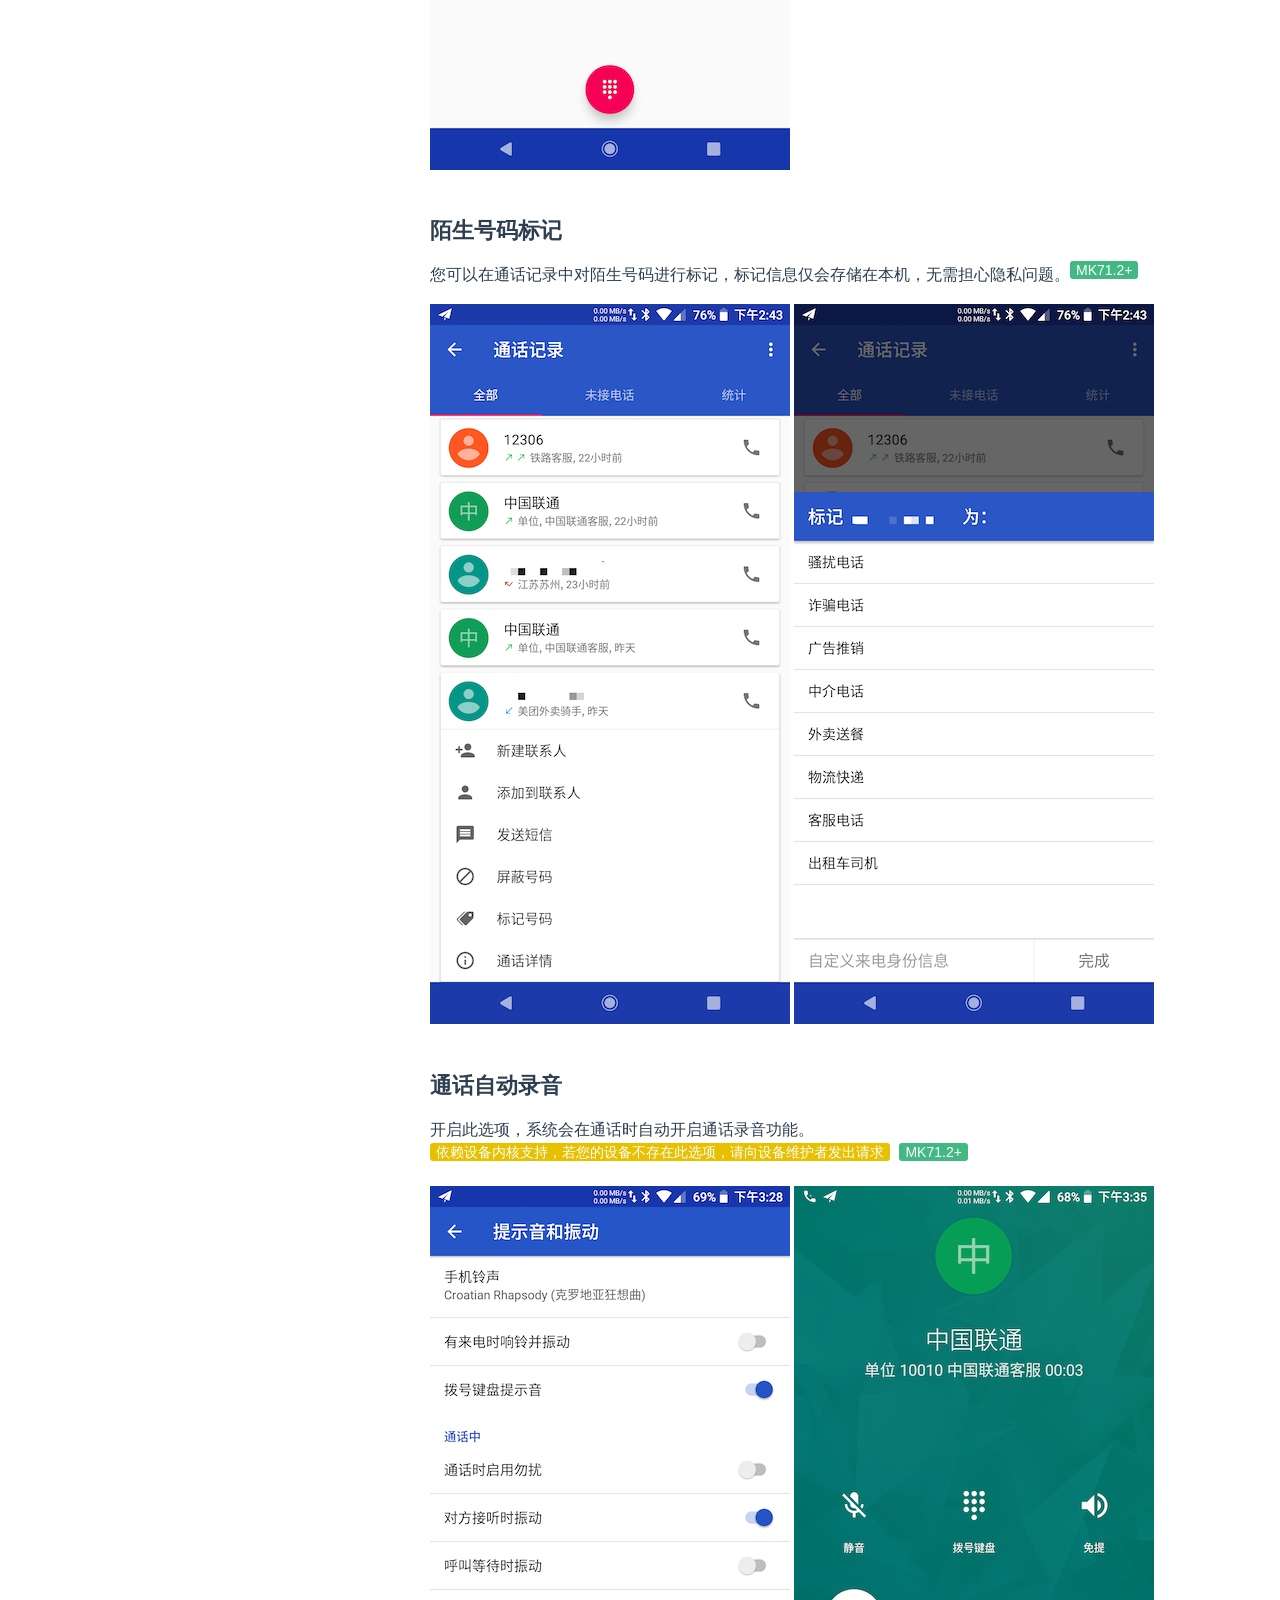
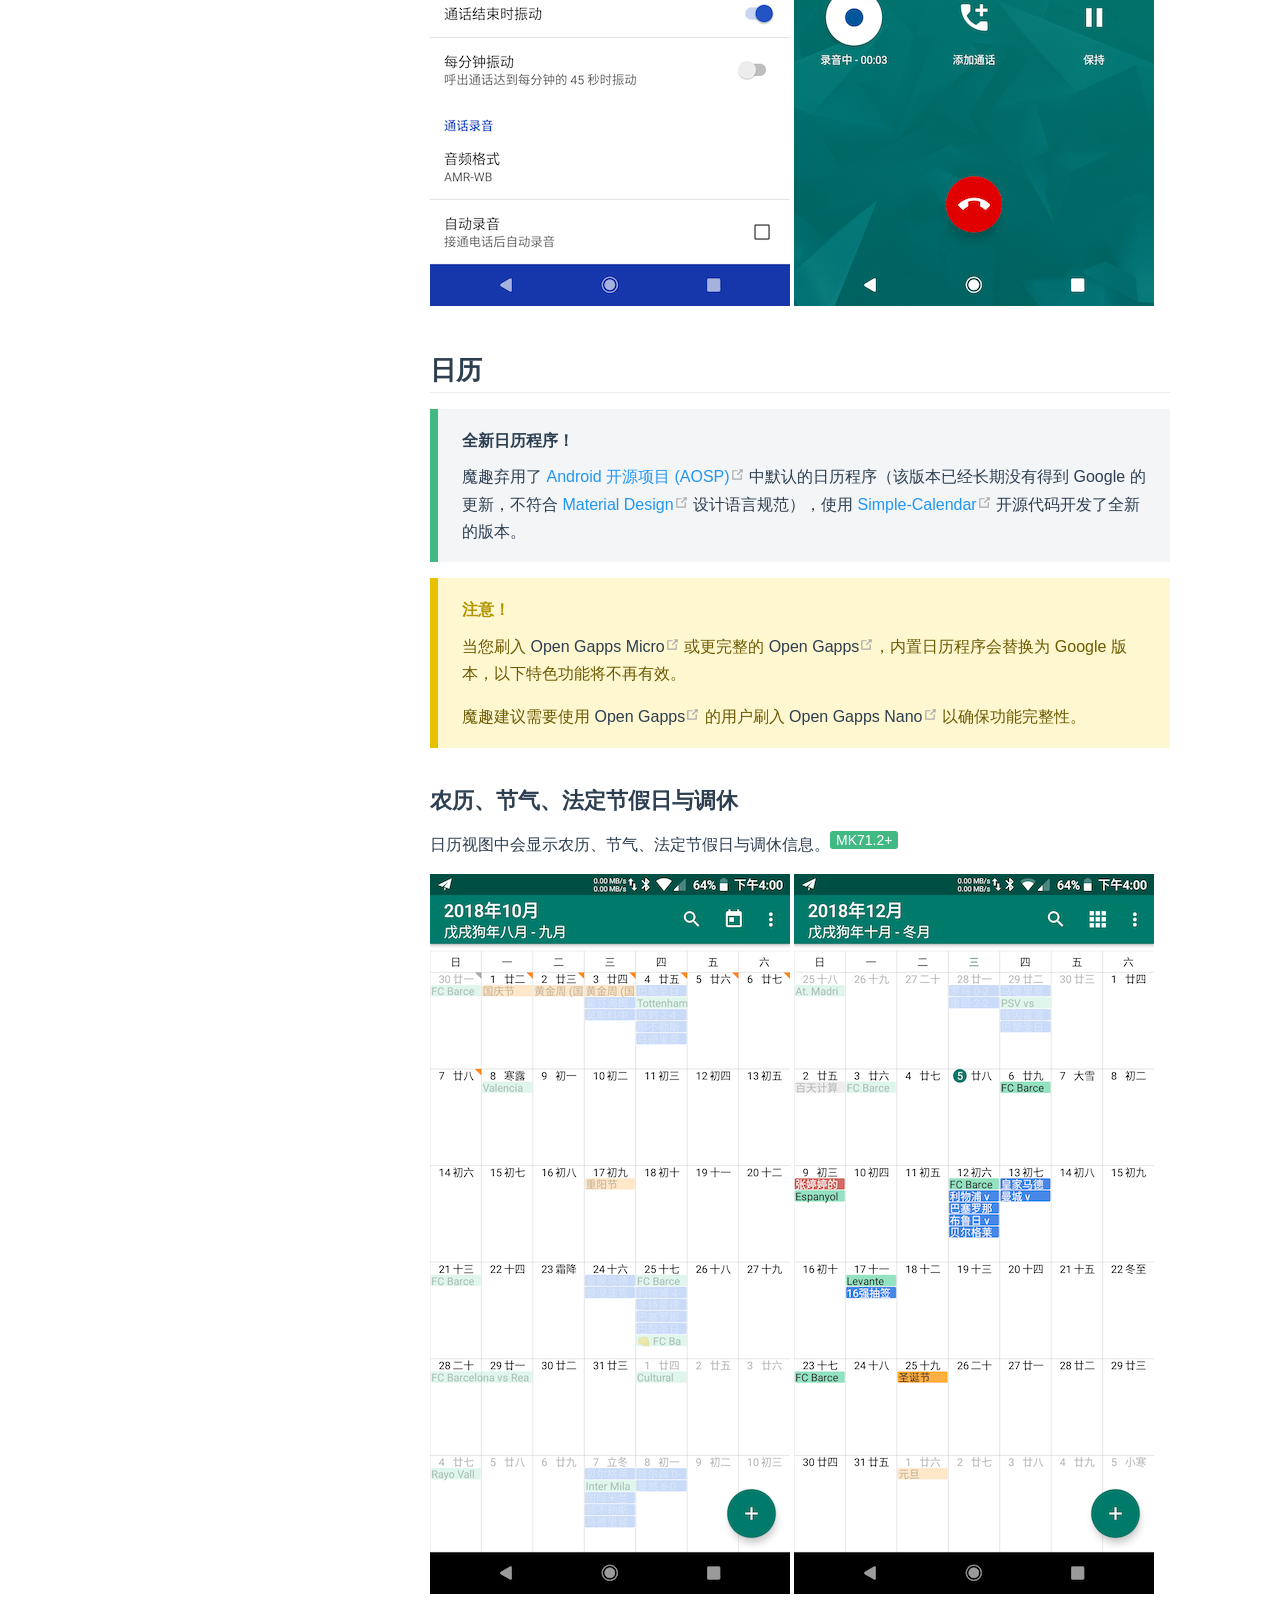
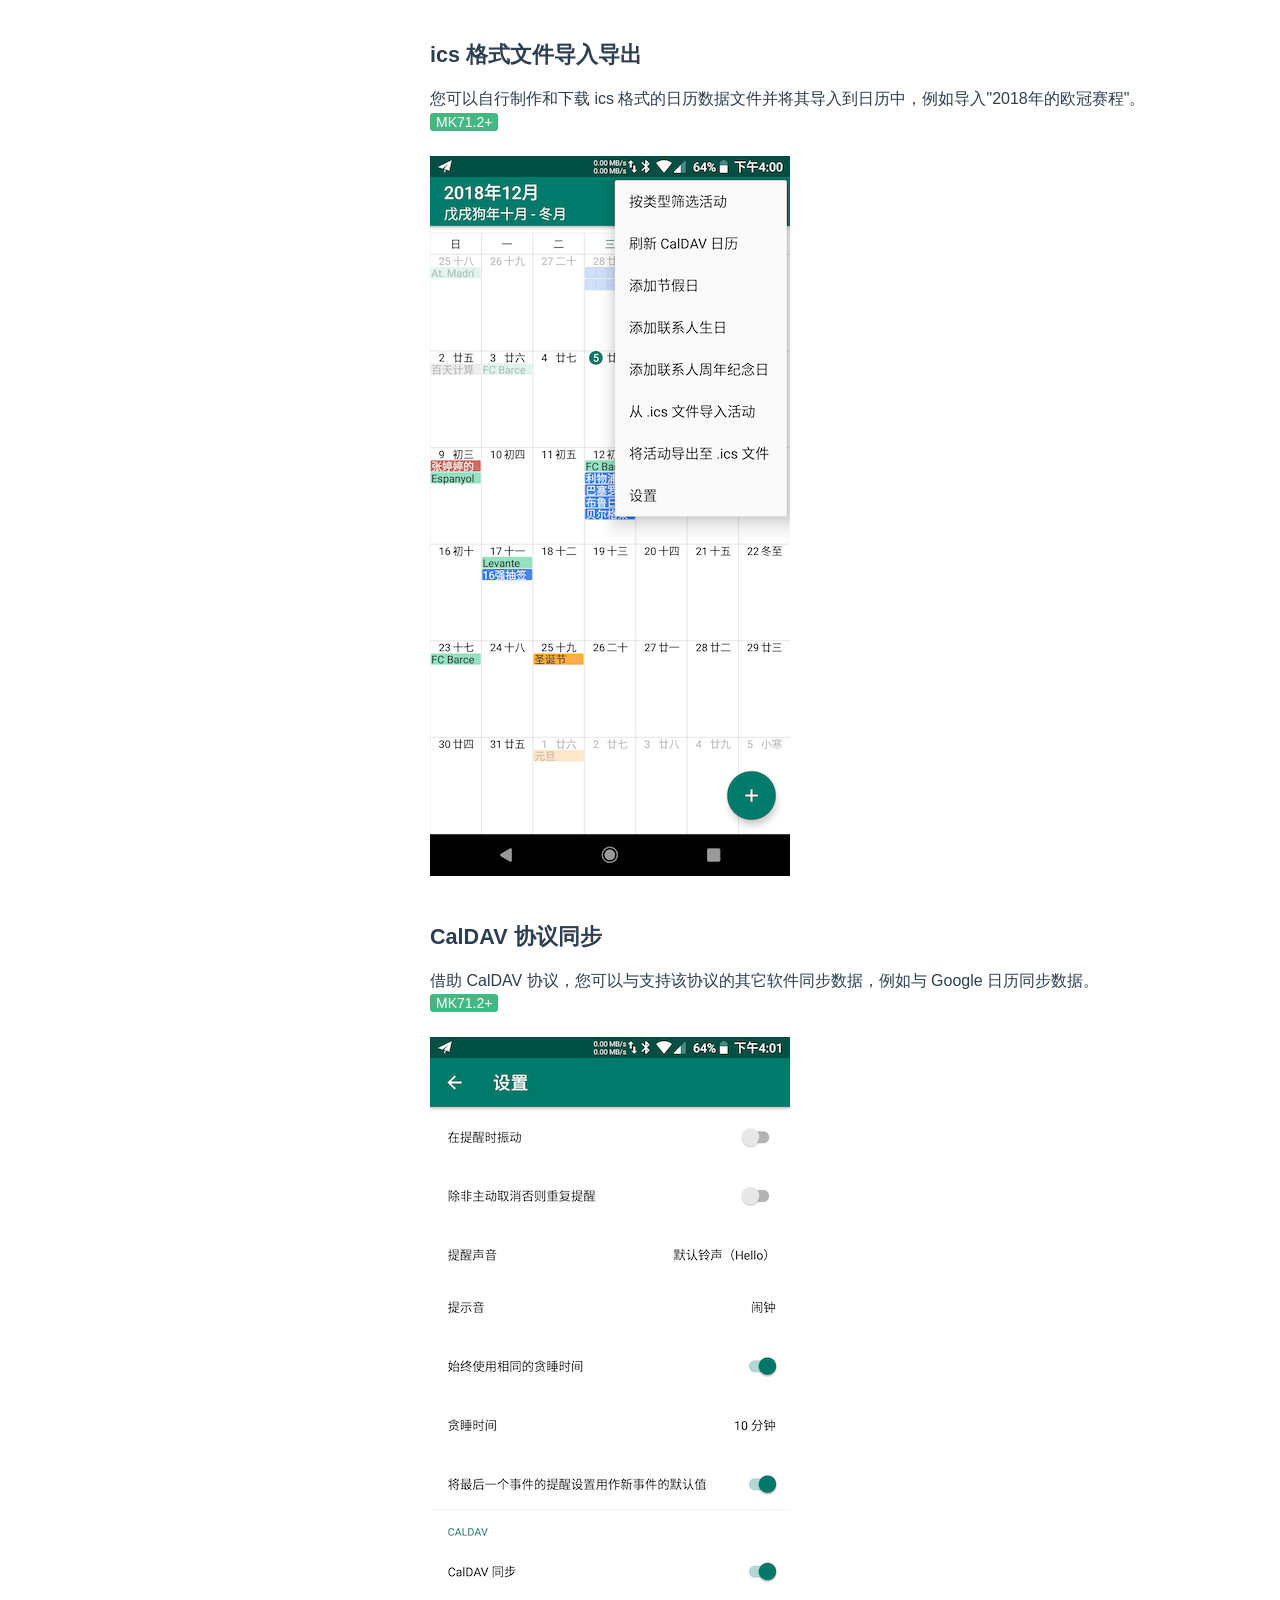
<file: en/guide/feature.html>
<!DOCTYPE html>
<html lang="en-US">
  <head>
    <meta charset="utf-8">
    <meta name="viewport" content="width=device-width,initial-scale=1">
    <title>功能简介 | MoKee ROM</title>
    <meta name="description" content="Android Community Operating System">
    <link rel="icon" href="/images/logo.png">
    
    <link rel="preload" href="/assets/css/0.styles.97d99871.css" as="style"><link rel="preload" href="/assets/js/app.cc7cb20d.js" as="script"><link rel="preload" href="/assets/js/6.87dce2af.js" as="script"><link rel="preload" href="/assets/js/2.1a3627a8.js" as="script"><link rel="prefetch" href="/assets/js/10.b89737d7.js"><link rel="prefetch" href="/assets/js/11.7e47784c.js"><link rel="prefetch" href="/assets/js/3.772b750e.js"><link rel="prefetch" href="/assets/js/4.c924675e.js"><link rel="prefetch" href="/assets/js/5.ce623c2c.js"><link rel="prefetch" href="/assets/js/7.4f730525.js"><link rel="prefetch" href="/assets/js/8.2f0ec15b.js"><link rel="prefetch" href="/assets/js/9.7cadb9c4.js">
    <link rel="stylesheet" href="/assets/css/0.styles.97d99871.css">
  </head>
  <body>
    <div id="app" data-server-rendered="true"><div class="theme-container"><header class="navbar"><div class="sidebar-button"><svg xmlns="http://www.w3.org/2000/svg" aria-hidden="true" role="img" viewBox="0 0 448 512" class="icon"><path fill="currentColor" d="M436 124H12c-6.627 0-12-5.373-12-12V80c0-6.627 5.373-12 12-12h424c6.627 0 12 5.373 12 12v32c0 6.627-5.373 12-12 12zm0 160H12c-6.627 0-12-5.373-12-12v-32c0-6.627 5.373-12 12-12h424c6.627 0 12 5.373 12 12v32c0 6.627-5.373 12-12 12zm0 160H12c-6.627 0-12-5.373-12-12v-32c0-6.627 5.373-12 12-12h424c6.627 0 12 5.373 12 12v32c0 6.627-5.373 12-12 12z"></path></svg></div> <a href="/en/" class="home-link router-link-active"><!----> <span class="site-name">MoKee ROM</span></a> <div class="links" style="max-width:nullpx;"><!----> <nav class="nav-links can-hide"><div class="nav-item"><a href="/en/" class="nav-link">Home</a></div><div class="nav-item"><a href="/en/guide/" class="nav-link router-link-active">Guide</a></div><div class="nav-item"><a href="https://download.mokeedev.com" target="_blank" rel="noopener noreferrer" class="nav-link external">
  Download
  <svg xmlns="http://www.w3.org/2000/svg" aria-hidden="true" x="0px" y="0px" viewBox="0 0 100 100" width="15" height="15" class="icon outbound"><path fill="currentColor" d="M18.8,85.1h56l0,0c2.2,0,4-1.8,4-4v-32h-8v28h-48v-48h28v-8h-32l0,0c-2.2,0-4,1.8-4,4v56C14.8,83.3,16.6,85.1,18.8,85.1z"></path> <polygon fill="currentColor" points="45.7,48.7 51.3,54.3 77.2,28.5 77.2,37.2 85.2,37.2 85.2,14.9 62.8,14.9 62.8,22.9 71.5,22.9"></polygon></svg></a></div><div class="nav-item"><a href="https://bbs.mokeedev.com" target="_blank" rel="noopener noreferrer" class="nav-link external">
  Forum
  <svg xmlns="http://www.w3.org/2000/svg" aria-hidden="true" x="0px" y="0px" viewBox="0 0 100 100" width="15" height="15" class="icon outbound"><path fill="currentColor" d="M18.8,85.1h56l0,0c2.2,0,4-1.8,4-4v-32h-8v28h-48v-48h28v-8h-32l0,0c-2.2,0-4,1.8-4,4v56C14.8,83.3,16.6,85.1,18.8,85.1z"></path> <polygon fill="currentColor" points="45.7,48.7 51.3,54.3 77.2,28.5 77.2,37.2 85.2,37.2 85.2,14.9 62.8,14.9 62.8,22.9 71.5,22.9"></polygon></svg></a></div><div class="nav-item"><div class="dropdown-wrapper"><a class="dropdown-title"><span class="title">Languages</span> <span class="arrow right"></span></a> <ul class="nav-dropdown" style="display:none;"><li class="dropdown-item"><!----> <a href="/guide/feature.html" class="nav-link">简体中文</a></li><li class="dropdown-item"><!----> <a href="/en/guide/feature.html" class="nav-link router-link-exact-active router-link-active">English</a></li></ul></div></div> <!----></nav></div></header> <div class="sidebar-mask"></div> <div class="sidebar"><nav class="nav-links"><div class="nav-item"><a href="/en/" class="nav-link">Home</a></div><div class="nav-item"><a href="/en/guide/" class="nav-link router-link-active">Guide</a></div><div class="nav-item"><a href="https://download.mokeedev.com" target="_blank" rel="noopener noreferrer" class="nav-link external">
  Download
  <svg xmlns="http://www.w3.org/2000/svg" aria-hidden="true" x="0px" y="0px" viewBox="0 0 100 100" width="15" height="15" class="icon outbound"><path fill="currentColor" d="M18.8,85.1h56l0,0c2.2,0,4-1.8,4-4v-32h-8v28h-48v-48h28v-8h-32l0,0c-2.2,0-4,1.8-4,4v56C14.8,83.3,16.6,85.1,18.8,85.1z"></path> <polygon fill="currentColor" points="45.7,48.7 51.3,54.3 77.2,28.5 77.2,37.2 85.2,37.2 85.2,14.9 62.8,14.9 62.8,22.9 71.5,22.9"></polygon></svg></a></div><div class="nav-item"><a href="https://bbs.mokeedev.com" target="_blank" rel="noopener noreferrer" class="nav-link external">
  Forum
  <svg xmlns="http://www.w3.org/2000/svg" aria-hidden="true" x="0px" y="0px" viewBox="0 0 100 100" width="15" height="15" class="icon outbound"><path fill="currentColor" d="M18.8,85.1h56l0,0c2.2,0,4-1.8,4-4v-32h-8v28h-48v-48h28v-8h-32l0,0c-2.2,0-4,1.8-4,4v56C14.8,83.3,16.6,85.1,18.8,85.1z"></path> <polygon fill="currentColor" points="45.7,48.7 51.3,54.3 77.2,28.5 77.2,37.2 85.2,37.2 85.2,14.9 62.8,14.9 62.8,22.9 71.5,22.9"></polygon></svg></a></div><div class="nav-item"><div class="dropdown-wrapper"><a class="dropdown-title"><span class="title">Languages</span> <span class="arrow right"></span></a> <ul class="nav-dropdown" style="display:none;"><li class="dropdown-item"><!----> <a href="/guide/feature.html" class="nav-link">简体中文</a></li><li class="dropdown-item"><!----> <a href="/en/guide/feature.html" class="nav-link router-link-exact-active router-link-active">English</a></li></ul></div></div> <!----></nav>  <ul class="sidebar-links"><li><a href="/en/guide/" class="sidebar-link">简介</a></li><li><a href="/en/guide/getting_started.html" class="sidebar-link">快速上手</a></li><li><a href="/en/guide/feature.html" class="active sidebar-link">功能简介</a><ul class="sidebar-sub-headers"><li class="sidebar-sub-header"><a href="/en/guide/feature.html#短信" class="sidebar-link">短信</a><ul class="sidebar-sub-headers"><li class="sidebar-sub-header"><a href="/en/guide/feature.html#号码归属地" class="sidebar-link">号码归属地</a></li><li class="sidebar-sub-header"><a href="/en/guide/feature.html#智能归档短信" class="sidebar-link">智能归档短信</a></li><li class="sidebar-sub-header"><a href="/en/guide/feature.html#归档短信未读角标" class="sidebar-link">归档短信未读角标</a></li><li class="sidebar-sub-header"><a href="/en/guide/feature.html#可滑动的已归档会话" class="sidebar-link">可滑动的已归档会话</a></li><li class="sidebar-sub-header"><a href="/en/guide/feature.html#短信快捷处理选项" class="sidebar-link">短信快捷处理选项</a></li><li class="sidebar-sub-header"><a href="/en/guide/feature.html#自动识别验证码短信" class="sidebar-link">自动识别验证码短信</a></li><li class="sidebar-sub-header"><a href="/en/guide/feature.html#自动删除验证码短信" class="sidebar-link">自动删除验证码短信</a></li></ul></li><li class="sidebar-sub-header"><a href="/en/guide/feature.html#电话" class="sidebar-link">电话</a><ul class="sidebar-sub-headers"><li class="sidebar-sub-header"><a href="/en/guide/feature.html#t9-拨号" class="sidebar-link">T9 拨号</a></li><li class="sidebar-sub-header"><a href="/en/guide/feature.html#号码归属地-2" class="sidebar-link">号码归属地</a></li><li class="sidebar-sub-header"><a href="/en/guide/feature.html#中文姓氏联系人头像" class="sidebar-link">中文姓氏联系人头像</a></li><li class="sidebar-sub-header"><a href="/en/guide/feature.html#陌生号码标记" class="sidebar-link">陌生号码标记</a></li><li class="sidebar-sub-header"><a href="/en/guide/feature.html#通话自动录音" class="sidebar-link">通话自动录音</a></li></ul></li><li class="sidebar-sub-header"><a href="/en/guide/feature.html#日历" class="sidebar-link">日历</a><ul class="sidebar-sub-headers"><li class="sidebar-sub-header"><a href="/en/guide/feature.html#农历、节气、法定节假日与调休" class="sidebar-link">农历、节气、法定节假日与调休</a></li><li class="sidebar-sub-header"><a href="/en/guide/feature.html#ics-格式文件导入导出" class="sidebar-link">ics 格式文件导入导出</a></li><li class="sidebar-sub-header"><a href="/en/guide/feature.html#caldav-协议同步" class="sidebar-link">CalDAV 协议同步</a></li></ul></li><li class="sidebar-sub-header"><a href="/en/guide/feature.html#主题" class="sidebar-link">主题</a><ul class="sidebar-sub-headers"><li class="sidebar-sub-header"><a href="/en/guide/feature.html#substratum-主题引擎" class="sidebar-link">Substratum 主题引擎</a></li></ul></li><li class="sidebar-sub-header"><a href="/en/guide/feature.html#桌面" class="sidebar-link">桌面</a><ul class="sidebar-sub-headers"><li class="sidebar-sub-header"><a href="/en/guide/feature.html#显示当前城市天气、应用自定义图标包" class="sidebar-link">显示当前城市天气、应用自定义图标包</a></li><li class="sidebar-sub-header"><a href="/en/guide/feature.html#整合-google-feed" class="sidebar-link">整合 Google Feed</a></li><li class="sidebar-sub-header"><a href="/en/guide/feature.html#丰富的个性化选项" class="sidebar-link">丰富的个性化选项</a></li></ul></li><li class="sidebar-sub-header"><a href="/en/guide/feature.html#系统界面" class="sidebar-link">系统界面</a><ul class="sidebar-sub-headers"><li class="sidebar-sub-header"><a href="/en/guide/feature.html#农历、节气、节假日" class="sidebar-link">农历、节气、节假日</a></li><li class="sidebar-sub-header"><a href="/en/guide/feature.html#状态栏网速" class="sidebar-link">状态栏网速</a></li><li class="sidebar-sub-header"><a href="/en/guide/feature.html#状态栏时间精细化与秒数" class="sidebar-link">状态栏时间精细化与秒数</a></li><li class="sidebar-sub-header"><a href="/en/guide/feature.html#最近任务界面可用运存与任务锁" class="sidebar-link">最近任务界面可用运存与任务锁</a></li></ul></li><li class="sidebar-sub-header"><a href="/en/guide/feature.html#便捷操作" class="sidebar-link">便捷操作</a><ul class="sidebar-sub-headers"><li class="sidebar-sub-header"><a href="/en/guide/feature.html#全面屏手势" class="sidebar-link">全面屏手势</a></li><li class="sidebar-sub-header"><a href="/en/guide/feature.html#指纹快速启动程序" class="sidebar-link">指纹快速启动程序</a></li><li class="sidebar-sub-header"><a href="/en/guide/feature.html#基于可信面孔的自动解锁" class="sidebar-link">基于可信面孔的自动解锁</a></li></ul></li><li class="sidebar-sub-header"><a href="/en/guide/feature.html#更新系统" class="sidebar-link">更新系统</a><ul class="sidebar-sub-headers"><li class="sidebar-sub-header"><a href="/en/guide/feature.html#增量更新" class="sidebar-link">增量更新</a></li><li class="sidebar-sub-header"><a href="/en/guide/feature.html#精简与定制" class="sidebar-link">精简与定制</a></li><li class="sidebar-sub-header"><a href="/en/guide/feature.html#放心刷™" class="sidebar-link">放心刷™</a></li></ul></li></ul></li></ul> </div> <div class="page"> <div class="content"><h1 id="功能简介"><a href="#功能简介" aria-hidden="true" class="header-anchor">#</a> 功能简介</h1> <div class="warning custom-block"><p class="custom-block-title">注意！</p> <p>以下列举的是 <a href="https://download.mokeedev.com/" target="_blank" rel="noopener noreferrer">魔趣 ROM<svg xmlns="http://www.w3.org/2000/svg" aria-hidden="true" x="0px" y="0px" viewBox="0 0 100 100" width="15" height="15" class="icon outbound"><path fill="currentColor" d="M18.8,85.1h56l0,0c2.2,0,4-1.8,4-4v-32h-8v28h-48v-48h28v-8h-32l0,0c-2.2,0-4,1.8-4,4v56C14.8,83.3,16.6,85.1,18.8,85.1z"></path> <polygon fill="currentColor" points="45.7,48.7 51.3,54.3 77.2,28.5 77.2,37.2 85.2,37.2 85.2,14.9 62.8,14.9 62.8,22.9 71.5,22.9"></polygon></svg></a> 在 <a href="https://source.android.com/" target="_blank" rel="noopener noreferrer">Android 开源项目 (AOSP)<svg xmlns="http://www.w3.org/2000/svg" aria-hidden="true" x="0px" y="0px" viewBox="0 0 100 100" width="15" height="15" class="icon outbound"><path fill="currentColor" d="M18.8,85.1h56l0,0c2.2,0,4-1.8,4-4v-32h-8v28h-48v-48h28v-8h-32l0,0c-2.2,0-4,1.8-4,4v56C14.8,83.3,16.6,85.1,18.8,85.1z"></path> <polygon fill="currentColor" points="45.7,48.7 51.3,54.3 77.2,28.5 77.2,37.2 85.2,37.2 85.2,14.9 62.8,14.9 62.8,22.9 71.5,22.9"></polygon></svg></a> 基础上所做的部分改进。有些仅在特定版本有效，例如只支持 MK80.1 或更高版本的功能，将会被标注为 <span class="badge tip top" data-v-099ab69c>MK80.1+</span></p></div> <p></p><div class="table-of-contents"><ul><li><a href="#短信">短信</a><ul><li><a href="#号码归属地">号码归属地</a></li><li><a href="#智能归档短信">智能归档短信</a></li><li><a href="#归档短信未读角标">归档短信未读角标</a></li><li><a href="#可滑动的已归档会话">可滑动的已归档会话</a></li><li><a href="#短信快捷处理选项">短信快捷处理选项</a></li><li><a href="#自动识别验证码短信">自动识别验证码短信</a></li><li><a href="#自动删除验证码短信">自动删除验证码短信</a></li></ul></li><li><a href="#电话">电话</a><ul><li><a href="#t9-拨号">T9 拨号</a></li><li><a href="#号码归属地">号码归属地</a></li><li><a href="#中文姓氏联系人头像">中文姓氏联系人头像</a></li><li><a href="#陌生号码标记">陌生号码标记</a></li><li><a href="#通话自动录音">通话自动录音</a></li></ul></li><li><a href="#日历">日历</a><ul><li><a href="#农历、节气、法定节假日与调休">农历、节气、法定节假日与调休</a></li><li><a href="#ics-格式文件导入导出">ics 格式文件导入导出</a></li><li><a href="#caldav-协议同步">CalDAV 协议同步</a></li></ul></li><li><a href="#主题">主题</a><ul><li><a href="#substratum-主题引擎">Substratum 主题引擎</a></li></ul></li><li><a href="#桌面">桌面</a><ul><li><a href="#显示当前城市天气、应用自定义图标包">显示当前城市天气、应用自定义图标包</a></li><li><a href="#整合-google-feed">整合 Google Feed</a></li><li><a href="#丰富的个性化选项">丰富的个性化选项</a></li></ul></li><li><a href="#系统界面">系统界面</a><ul><li><a href="#农历、节气、节假日">农历、节气、节假日</a></li><li><a href="#状态栏网速">状态栏网速</a></li><li><a href="#状态栏时间精细化与秒数">状态栏时间精细化与秒数</a></li><li><a href="#最近任务界面可用运存与任务锁">最近任务界面可用运存与任务锁</a></li></ul></li><li><a href="#便捷操作">便捷操作</a><ul><li><a href="#全面屏手势">全面屏手势</a></li><li><a href="#指纹快速启动程序">指纹快速启动程序</a></li><li><a href="#基于可信面孔的自动解锁">基于可信面孔的自动解锁</a></li></ul></li><li><a href="#更新系统">更新系统</a><ul><li><a href="#增量更新">增量更新</a></li><li><a href="#精简与定制">精简与定制</a></li><li><a href="#放心刷™">放心刷™</a></li></ul></li></ul></div><p></p> <h2 id="短信"><a href="#短信" aria-hidden="true" class="header-anchor">#</a> 短信</h2> <div class="warning custom-block"><p class="custom-block-title">注意！</p> <p>当您刷入 <a href="https://github.com/opengapps/opengapps/wiki/Micro-Package" target="_blank" rel="noopener noreferrer">Open Gapps Micro<svg xmlns="http://www.w3.org/2000/svg" aria-hidden="true" x="0px" y="0px" viewBox="0 0 100 100" width="15" height="15" class="icon outbound"><path fill="currentColor" d="M18.8,85.1h56l0,0c2.2,0,4-1.8,4-4v-32h-8v28h-48v-48h28v-8h-32l0,0c-2.2,0-4,1.8-4,4v56C14.8,83.3,16.6,85.1,18.8,85.1z"></path> <polygon fill="currentColor" points="45.7,48.7 51.3,54.3 77.2,28.5 77.2,37.2 85.2,37.2 85.2,14.9 62.8,14.9 62.8,22.9 71.5,22.9"></polygon></svg></a> 或更完整的 <a href="https://opengapps.org/" target="_blank" rel="noopener noreferrer">Open Gapps<svg xmlns="http://www.w3.org/2000/svg" aria-hidden="true" x="0px" y="0px" viewBox="0 0 100 100" width="15" height="15" class="icon outbound"><path fill="currentColor" d="M18.8,85.1h56l0,0c2.2,0,4-1.8,4-4v-32h-8v28h-48v-48h28v-8h-32l0,0c-2.2,0-4,1.8-4,4v56C14.8,83.3,16.6,85.1,18.8,85.1z"></path> <polygon fill="currentColor" points="45.7,48.7 51.3,54.3 77.2,28.5 77.2,37.2 85.2,37.2 85.2,14.9 62.8,14.9 62.8,22.9 71.5,22.9"></polygon></svg></a>，内置短信程序会替换为 Google 版本，以下特色功能将不再有效。</p> <p>魔趣建议需要使用 <a href="https://opengapps.org/" target="_blank" rel="noopener noreferrer">Open Gapps<svg xmlns="http://www.w3.org/2000/svg" aria-hidden="true" x="0px" y="0px" viewBox="0 0 100 100" width="15" height="15" class="icon outbound"><path fill="currentColor" d="M18.8,85.1h56l0,0c2.2,0,4-1.8,4-4v-32h-8v28h-48v-48h28v-8h-32l0,0c-2.2,0-4,1.8-4,4v56C14.8,83.3,16.6,85.1,18.8,85.1z"></path> <polygon fill="currentColor" points="45.7,48.7 51.3,54.3 77.2,28.5 77.2,37.2 85.2,37.2 85.2,14.9 62.8,14.9 62.8,22.9 71.5,22.9"></polygon></svg></a> 的用户刷入 <a href="https://github.com/opengapps/opengapps/wiki/Nano-Package" target="_blank" rel="noopener noreferrer">Open Gapps Nano<svg xmlns="http://www.w3.org/2000/svg" aria-hidden="true" x="0px" y="0px" viewBox="0 0 100 100" width="15" height="15" class="icon outbound"><path fill="currentColor" d="M18.8,85.1h56l0,0c2.2,0,4-1.8,4-4v-32h-8v28h-48v-48h28v-8h-32l0,0c-2.2,0-4,1.8-4,4v56C14.8,83.3,16.6,85.1,18.8,85.1z"></path> <polygon fill="currentColor" points="45.7,48.7 51.3,54.3 77.2,28.5 77.2,37.2 85.2,37.2 85.2,14.9 62.8,14.9 62.8,22.9 71.5,22.9"></polygon></svg></a> 以确保功能完整性。</p></div> <h3 id="号码归属地"><a href="#号码归属地" aria-hidden="true" class="header-anchor">#</a> 号码归属地</h3> <p>短信列表中会显示发送方的号码归属地。<span class="badge tip top" data-v-099ab69c>MK44.4+</span></p> <p><img src="/screenshots/zh/messaging/location_display.png" alt="号码归属地"></p> <h3 id="智能归档短信"><a href="#智能归档短信" aria-hidden="true" class="header-anchor">#</a> 智能归档短信</h3> <p>当下，我们的短信程序中充斥着各类通知与验证码短信。它们的存在让我们检索与好友间的日常短信变得极为困难。因此，魔趣将帮助您自动归档此类短信，让重要短信变得清晰可见。<span class="badge warn top" data-v-099ab69c>当前支持中国大陆及港澳台、马来西亚与印度号码的识别</span> <span class="badge tip top" data-v-099ab69c>MK71.2+</span></p> <h3 id="归档短信未读角标"><a href="#归档短信未读角标" aria-hidden="true" class="header-anchor">#</a> 归档短信未读角标</h3> <p>魔趣为归档短信加入了未读角标，避免你错过需要及时阅读的短信。<span class="badge tip top" data-v-099ab69c>MK71.2+</span></p> <p><img src="/screenshots/zh/messaging/unread_badge.png" alt="归档短信未读角标"></p> <h3 id="可滑动的已归档会话"><a href="#可滑动的已归档会话" aria-hidden="true" class="header-anchor">#</a> 可滑动的已归档会话</h3> <p>Android 原生版本中已归档会话不支持滑动操作（删除、归档），魔趣完善了它。<span class="badge tip top" data-v-099ab69c>MK60.1+</span></p> <p><img src="/screenshots/zh/messaging/swipeable.png" alt="可左右滑动的归档界面"></p> <h3 id="短信快捷处理选项"><a href="#短信快捷处理选项" aria-hidden="true" class="header-anchor">#</a> 短信快捷处理选项</h3> <p>收到新通知时，Android 原生版本 只有一个&quot;回复&quot;选项，魔趣增加了&quot;拨打&quot;和&quot;已读&quot;选项。<span class="badge tip top" data-v-099ab69c>MK60.1+</span></p> <p><img src="/screenshots/zh/messaging/quick_message_option.png" alt="短信快捷处理选项"></p> <h3 id="自动识别验证码短信"><a href="#自动识别验证码短信" aria-hidden="true" class="header-anchor">#</a> 自动识别验证码短信</h3> <p>魔趣会自动识别验证码类短信，您只需点击通知即可一键复制验证码，提高效率。<span class="badge warn top" data-v-099ab69c>当前支持简体中文、繁体中文与英文验证码短信</span> <span class="badge tip top" data-v-099ab69c>MK60.1+</span></p> <p><img src="/screenshots/zh/messaging/captcha_notification.png" alt="验证码短信"></p> <h3 id="自动删除验证码短信"><a href="#自动删除验证码短信" aria-hidden="true" class="header-anchor">#</a> 自动删除验证码短信</h3> <p>验证码短信具有时效性，无需永久保存。开启此选项，当您复制验证码后，短信会自动销毁。<span class="badge tip top" data-v-099ab69c>MK71.2+</span></p> <p><img src="/screenshots/zh/messaging/captcha_autodelete.png" alt="自动删除验证码短信"></p> <h2 id="电话"><a href="#电话" aria-hidden="true" class="header-anchor">#</a> 电话</h2> <div class="warning custom-block"><p class="custom-block-title">注意！</p> <p>当您刷入 <a href="https://github.com/opengapps/opengapps/wiki/Micro-Package" target="_blank" rel="noopener noreferrer">Open Gapps Micro<svg xmlns="http://www.w3.org/2000/svg" aria-hidden="true" x="0px" y="0px" viewBox="0 0 100 100" width="15" height="15" class="icon outbound"><path fill="currentColor" d="M18.8,85.1h56l0,0c2.2,0,4-1.8,4-4v-32h-8v28h-48v-48h28v-8h-32l0,0c-2.2,0-4,1.8-4,4v56C14.8,83.3,16.6,85.1,18.8,85.1z"></path> <polygon fill="currentColor" points="45.7,48.7 51.3,54.3 77.2,28.5 77.2,37.2 85.2,37.2 85.2,14.9 62.8,14.9 62.8,22.9 71.5,22.9"></polygon></svg></a> 或更完整的 <a href="https://opengapps.org/" target="_blank" rel="noopener noreferrer">Open Gapps<svg xmlns="http://www.w3.org/2000/svg" aria-hidden="true" x="0px" y="0px" viewBox="0 0 100 100" width="15" height="15" class="icon outbound"><path fill="currentColor" d="M18.8,85.1h56l0,0c2.2,0,4-1.8,4-4v-32h-8v28h-48v-48h28v-8h-32l0,0c-2.2,0-4,1.8-4,4v56C14.8,83.3,16.6,85.1,18.8,85.1z"></path> <polygon fill="currentColor" points="45.7,48.7 51.3,54.3 77.2,28.5 77.2,37.2 85.2,37.2 85.2,14.9 62.8,14.9 62.8,22.9 71.5,22.9"></polygon></svg></a>，内置电话程序会替换为 Google 版本，以下特色功能将不再有效。</p> <p>魔趣建议需要使用 <a href="https://opengapps.org/" target="_blank" rel="noopener noreferrer">Open Gapps<svg xmlns="http://www.w3.org/2000/svg" aria-hidden="true" x="0px" y="0px" viewBox="0 0 100 100" width="15" height="15" class="icon outbound"><path fill="currentColor" d="M18.8,85.1h56l0,0c2.2,0,4-1.8,4-4v-32h-8v28h-48v-48h28v-8h-32l0,0c-2.2,0-4,1.8-4,4v56C14.8,83.3,16.6,85.1,18.8,85.1z"></path> <polygon fill="currentColor" points="45.7,48.7 51.3,54.3 77.2,28.5 77.2,37.2 85.2,37.2 85.2,14.9 62.8,14.9 62.8,22.9 71.5,22.9"></polygon></svg></a> 的用户刷入 <a href="https://github.com/opengapps/opengapps/wiki/Nano-Package" target="_blank" rel="noopener noreferrer">Open Gapps Nano<svg xmlns="http://www.w3.org/2000/svg" aria-hidden="true" x="0px" y="0px" viewBox="0 0 100 100" width="15" height="15" class="icon outbound"><path fill="currentColor" d="M18.8,85.1h56l0,0c2.2,0,4-1.8,4-4v-32h-8v28h-48v-48h28v-8h-32l0,0c-2.2,0-4,1.8-4,4v56C14.8,83.3,16.6,85.1,18.8,85.1z"></path> <polygon fill="currentColor" points="45.7,48.7 51.3,54.3 77.2,28.5 77.2,37.2 85.2,37.2 85.2,14.9 62.8,14.9 62.8,22.9 71.5,22.9"></polygon></svg></a> 以确保功能完整性。</p></div> <h3 id="t9-拨号"><a href="#t9-拨号" aria-hidden="true" class="header-anchor">#</a> T9 拨号</h3> <p>您可以在拨号面板通过输入号码、姓名全拼或是首字母的方式来检索联系人。<span class="badge warn top" data-v-099ab69c>当前支持汉语、韩语、希腊语、俄语、希伯来语和乌克兰语</span> <span class="badge tip top" data-v-099ab69c>MK44.4+</span></p> <p><img src="/screenshots/zh/phone/dialer_t9.png" alt="T9 拨号"></p> <h3 id="号码归属地-2"><a href="#号码归属地-2" aria-hidden="true" class="header-anchor">#</a> 号码归属地</h3> <p>会在以下位置会显示号码归属地<span class="badge tip top" data-v-099ab69c>MK44.4+</span>：</p> <ul><li>拨号面板</li> <li>通话记录</li> <li>联系人详情</li> <li>来电、去电</li> <li>来电浮动通知</li> <li>未接来电通知</li></ul> <p><img src="/screenshots/zh/phone/dialer_location.png" alt="拨号面板"> <img src="/screenshots/zh/phone/call_log_location.png" alt="通话记录"><img src="/screenshots/zh/phone/contact_location.png" alt="联系人详情"> <img src="/screenshots/zh/phone/incall_location.png" alt="来电、去电"><img src="/screenshots/zh/phone/heads-up_notification.png" alt="来电浮动通知"> <img src="/screenshots/zh/phone/missed_call.png" alt="未接来电通知"></p> <h3 id="中文姓氏联系人头像"><a href="#中文姓氏联系人头像" aria-hidden="true" class="header-anchor">#</a> 中文姓氏联系人头像</h3> <p>Android 原生会提取英文联系人的首字母作为头像，魔趣加入了中文姓氏的支持。<span class="badge tip top" data-v-099ab69c>MK71.2+</span></p> <p><img src="/screenshots/zh/phone/chinese_letter.png" alt="中文姓氏联系人头像"></p> <h3 id="陌生号码标记"><a href="#陌生号码标记" aria-hidden="true" class="header-anchor">#</a> 陌生号码标记</h3> <p>您可以在通话记录中对陌生号码进行标记，标记信息仅会存储在本机，无需担心隐私问题。<span class="badge tip top" data-v-099ab69c>MK71.2+</span></p> <p><img src="/screenshots/zh/phone/mark_phone_number_01.png" alt="陌生号码标记"> <img src="/screenshots/zh/phone/mark_phone_number_02.png" alt="陌生号码标记"></p> <h3 id="通话自动录音"><a href="#通话自动录音" aria-hidden="true" class="header-anchor">#</a> 通话自动录音</h3> <p>开启此选项，系统会在通话时自动开启通话录音功能。<span class="badge warn top" data-v-099ab69c>依赖设备内核支持，若您的设备不存在此选项，请向设备维护者发出请求</span> <span class="badge tip top" data-v-099ab69c>MK71.2+</span></p> <p><img src="/screenshots/zh/phone/call_recording_01.png" alt="通话自动录音"> <img src="/screenshots/zh/phone/call_recording_02.png" alt="通话自动录音"></p> <h2 id="日历"><a href="#日历" aria-hidden="true" class="header-anchor">#</a> 日历</h2> <div class="tip custom-block"><p class="custom-block-title">全新日历程序！</p> <p>魔趣弃用了 <a href="https://source.android.com/" target="_blank" rel="noopener noreferrer">Android 开源项目 (AOSP)<svg xmlns="http://www.w3.org/2000/svg" aria-hidden="true" x="0px" y="0px" viewBox="0 0 100 100" width="15" height="15" class="icon outbound"><path fill="currentColor" d="M18.8,85.1h56l0,0c2.2,0,4-1.8,4-4v-32h-8v28h-48v-48h28v-8h-32l0,0c-2.2,0-4,1.8-4,4v56C14.8,83.3,16.6,85.1,18.8,85.1z"></path> <polygon fill="currentColor" points="45.7,48.7 51.3,54.3 77.2,28.5 77.2,37.2 85.2,37.2 85.2,14.9 62.8,14.9 62.8,22.9 71.5,22.9"></polygon></svg></a> 中默认的日历程序（该版本已经长期没有得到 Google 的更新，不符合 <a href="https://material.io/" target="_blank" rel="noopener noreferrer">Material Design<svg xmlns="http://www.w3.org/2000/svg" aria-hidden="true" x="0px" y="0px" viewBox="0 0 100 100" width="15" height="15" class="icon outbound"><path fill="currentColor" d="M18.8,85.1h56l0,0c2.2,0,4-1.8,4-4v-32h-8v28h-48v-48h28v-8h-32l0,0c-2.2,0-4,1.8-4,4v56C14.8,83.3,16.6,85.1,18.8,85.1z"></path> <polygon fill="currentColor" points="45.7,48.7 51.3,54.3 77.2,28.5 77.2,37.2 85.2,37.2 85.2,14.9 62.8,14.9 62.8,22.9 71.5,22.9"></polygon></svg></a> 设计语言规范），使用 <a href="https://github.com/SimpleMobileTools/Simple-Calendar" target="_blank" rel="noopener noreferrer">Simple-Calendar<svg xmlns="http://www.w3.org/2000/svg" aria-hidden="true" x="0px" y="0px" viewBox="0 0 100 100" width="15" height="15" class="icon outbound"><path fill="currentColor" d="M18.8,85.1h56l0,0c2.2,0,4-1.8,4-4v-32h-8v28h-48v-48h28v-8h-32l0,0c-2.2,0-4,1.8-4,4v56C14.8,83.3,16.6,85.1,18.8,85.1z"></path> <polygon fill="currentColor" points="45.7,48.7 51.3,54.3 77.2,28.5 77.2,37.2 85.2,37.2 85.2,14.9 62.8,14.9 62.8,22.9 71.5,22.9"></polygon></svg></a> 开源代码开发了全新的版本。</p></div> <div class="warning custom-block"><p class="custom-block-title">注意！</p> <p>当您刷入 <a href="https://github.com/opengapps/opengapps/wiki/Micro-Package" target="_blank" rel="noopener noreferrer">Open Gapps Micro<svg xmlns="http://www.w3.org/2000/svg" aria-hidden="true" x="0px" y="0px" viewBox="0 0 100 100" width="15" height="15" class="icon outbound"><path fill="currentColor" d="M18.8,85.1h56l0,0c2.2,0,4-1.8,4-4v-32h-8v28h-48v-48h28v-8h-32l0,0c-2.2,0-4,1.8-4,4v56C14.8,83.3,16.6,85.1,18.8,85.1z"></path> <polygon fill="currentColor" points="45.7,48.7 51.3,54.3 77.2,28.5 77.2,37.2 85.2,37.2 85.2,14.9 62.8,14.9 62.8,22.9 71.5,22.9"></polygon></svg></a> 或更完整的 <a href="https://opengapps.org/" target="_blank" rel="noopener noreferrer">Open Gapps<svg xmlns="http://www.w3.org/2000/svg" aria-hidden="true" x="0px" y="0px" viewBox="0 0 100 100" width="15" height="15" class="icon outbound"><path fill="currentColor" d="M18.8,85.1h56l0,0c2.2,0,4-1.8,4-4v-32h-8v28h-48v-48h28v-8h-32l0,0c-2.2,0-4,1.8-4,4v56C14.8,83.3,16.6,85.1,18.8,85.1z"></path> <polygon fill="currentColor" points="45.7,48.7 51.3,54.3 77.2,28.5 77.2,37.2 85.2,37.2 85.2,14.9 62.8,14.9 62.8,22.9 71.5,22.9"></polygon></svg></a>，内置日历程序会替换为 Google 版本，以下特色功能将不再有效。</p> <p>魔趣建议需要使用 <a href="https://opengapps.org/" target="_blank" rel="noopener noreferrer">Open Gapps<svg xmlns="http://www.w3.org/2000/svg" aria-hidden="true" x="0px" y="0px" viewBox="0 0 100 100" width="15" height="15" class="icon outbound"><path fill="currentColor" d="M18.8,85.1h56l0,0c2.2,0,4-1.8,4-4v-32h-8v28h-48v-48h28v-8h-32l0,0c-2.2,0-4,1.8-4,4v56C14.8,83.3,16.6,85.1,18.8,85.1z"></path> <polygon fill="currentColor" points="45.7,48.7 51.3,54.3 77.2,28.5 77.2,37.2 85.2,37.2 85.2,14.9 62.8,14.9 62.8,22.9 71.5,22.9"></polygon></svg></a> 的用户刷入 <a href="https://github.com/opengapps/opengapps/wiki/Nano-Package" target="_blank" rel="noopener noreferrer">Open Gapps Nano<svg xmlns="http://www.w3.org/2000/svg" aria-hidden="true" x="0px" y="0px" viewBox="0 0 100 100" width="15" height="15" class="icon outbound"><path fill="currentColor" d="M18.8,85.1h56l0,0c2.2,0,4-1.8,4-4v-32h-8v28h-48v-48h28v-8h-32l0,0c-2.2,0-4,1.8-4,4v56C14.8,83.3,16.6,85.1,18.8,85.1z"></path> <polygon fill="currentColor" points="45.7,48.7 51.3,54.3 77.2,28.5 77.2,37.2 85.2,37.2 85.2,14.9 62.8,14.9 62.8,22.9 71.5,22.9"></polygon></svg></a> 以确保功能完整性。</p></div> <h3 id="农历、节气、法定节假日与调休"><a href="#农历、节气、法定节假日与调休" aria-hidden="true" class="header-anchor">#</a> 农历、节气、法定节假日与调休</h3> <p>日历视图中会显示农历、节气、法定节假日与调休信息。<span class="badge tip top" data-v-099ab69c>MK71.2+</span></p> <p><img src="/screenshots/zh/calendar/calendar_festival_01.png" alt="农历、节气、法定节假日与调休"> <img src="/screenshots/zh/calendar/calendar_festival_02.png" alt="农历、节气、法定节假日与调休"></p> <h3 id="ics-格式文件导入导出"><a href="#ics-格式文件导入导出" aria-hidden="true" class="header-anchor">#</a> ics 格式文件导入导出</h3> <p>您可以自行制作和下载 ics 格式的日历数据文件并将其导入到日历中，例如导入&quot;2018年的欧冠赛程&quot;。<span class="badge tip top" data-v-099ab69c>MK71.2+</span></p> <p><img src="/screenshots/zh/calendar/calendar_ics.png" alt="ics 格式文件导入导出"></p> <h3 id="caldav-协议同步"><a href="#caldav-协议同步" aria-hidden="true" class="header-anchor">#</a> CalDAV 协议同步</h3> <p>借助 CalDAV 协议，您可以与支持该协议的其它软件同步数据，例如与 Google 日历同步数据。<span class="badge tip top" data-v-099ab69c>MK71.2+</span></p> <p><img src="/screenshots/zh/calendar/calendar_CalDAV.png" alt="CalDAV 协议同步"></p> <h2 id="主题"><a href="#主题" aria-hidden="true" class="header-anchor">#</a> 主题</h2> <h3 id="substratum-主题引擎"><a href="#substratum-主题引擎" aria-hidden="true" class="header-anchor">#</a> Substratum 主题引擎</h3> <p><a href="https://download.mokeedev.com/" target="_blank" rel="noopener noreferrer">魔趣 ROM<svg xmlns="http://www.w3.org/2000/svg" aria-hidden="true" x="0px" y="0px" viewBox="0 0 100 100" width="15" height="15" class="icon outbound"><path fill="currentColor" d="M18.8,85.1h56l0,0c2.2,0,4-1.8,4-4v-32h-8v28h-48v-48h28v-8h-32l0,0c-2.2,0-4,1.8-4,4v56C14.8,83.3,16.6,85.1,18.8,85.1z"></path> <polygon fill="currentColor" points="45.7,48.7 51.3,54.3 77.2,28.5 77.2,37.2 85.2,37.2 85.2,14.9 62.8,14.9 62.8,22.9 71.5,22.9"></polygon></svg></a> 集成了强大的 Substratum 主题引擎，您可以在 <a href="https://play.google.com/store/search?q=substratum+theme&c=apps" target="_blank" rel="noopener noreferrer">Google Play<svg xmlns="http://www.w3.org/2000/svg" aria-hidden="true" x="0px" y="0px" viewBox="0 0 100 100" width="15" height="15" class="icon outbound"><path fill="currentColor" d="M18.8,85.1h56l0,0c2.2,0,4-1.8,4-4v-32h-8v28h-48v-48h28v-8h-32l0,0c-2.2,0-4,1.8-4,4v56C14.8,83.3,16.6,85.1,18.8,85.1z"></path> <polygon fill="currentColor" points="45.7,48.7 51.3,54.3 77.2,28.5 77.2,37.2 85.2,37.2 85.2,14.9 62.8,14.9 62.8,22.9 71.5,22.9"></polygon></svg></a> 下载安装数百款主题，个性化系统界面。<span class="badge tip top" data-v-099ab69c>MK71.2+</span></p> <p><img src="/screenshots/zh/theme/substratum_01.png" alt="substratum 主题管理器"> <img src="/screenshots/zh/theme/substratum_02.png" alt="substratum 主题管理器"></p> <h2 id="桌面"><a href="#桌面" aria-hidden="true" class="header-anchor">#</a> 桌面</h2> <h3 id="显示当前城市天气、应用自定义图标包"><a href="#显示当前城市天气、应用自定义图标包" aria-hidden="true" class="header-anchor">#</a> 显示当前城市天气、应用自定义图标包</h3> <p>您可以设置在桌面上显示当前城市的天气信息，或是应用一个程序图标包。<span class="badge tip top" data-v-099ab69c>MK71.2+</span></p> <p><img src="/screenshots/zh/launcher/lawnchair_home.png" alt="当前城市天气与图标包"></p> <h3 id="整合-google-feed"><a href="#整合-google-feed" aria-hidden="true" class="header-anchor">#</a> 整合 Google Feed</h3> <p>当您的设备安装有 <a href="https://opengapps.org/" target="_blank" rel="noopener noreferrer">Open Gapps<svg xmlns="http://www.w3.org/2000/svg" aria-hidden="true" x="0px" y="0px" viewBox="0 0 100 100" width="15" height="15" class="icon outbound"><path fill="currentColor" d="M18.8,85.1h56l0,0c2.2,0,4-1.8,4-4v-32h-8v28h-48v-48h28v-8h-32l0,0c-2.2,0-4,1.8-4,4v56C14.8,83.3,16.6,85.1,18.8,85.1z"></path> <polygon fill="currentColor" points="45.7,48.7 51.3,54.3 77.2,28.5 77.2,37.2 85.2,37.2 85.2,14.9 62.8,14.9 62.8,22.9 71.5,22.9"></polygon></svg></a> 时，便可以开启 Google Feed。<span class="badge tip top" data-v-099ab69c>MK71.2+</span></p> <p><img src="/screenshots/zh/launcher/lawnchair_feed.png" alt="显示 Google Feed"></p> <h3 id="丰富的个性化选项"><a href="#丰富的个性化选项" aria-hidden="true" class="header-anchor">#</a> 丰富的个性化选项</h3> <p>包括但不限于修改图标、网格尺寸、隐藏应用、模糊效果、手势控制等。<span class="badge tip top" data-v-099ab69c>MK71.2+</span></p> <p><img src="/screenshots/zh/launcher/lawnchair_settings.png" alt="丰富的个性化选项"></p> <h2 id="系统界面"><a href="#系统界面" aria-hidden="true" class="header-anchor">#</a> 系统界面</h2> <h3 id="农历、节气、节假日"><a href="#农历、节气、节假日" aria-hidden="true" class="header-anchor">#</a> 农历、节气、节假日</h3> <p>锁屏界面与状态栏会显示当天的农历、节气与节假日信息。<span class="badge tip top" data-v-099ab69c>MK81.0+</span></p> <p><img src="/screenshots/zh/systemui/keyguard_calendar.png" alt="农历、节气、节假日"> <img src="/screenshots/zh/systemui/statusbar_calendar.png" alt="农历、节气、节假日"></p> <h3 id="状态栏网速"><a href="#状态栏网速" aria-hidden="true" class="header-anchor">#</a> 状态栏网速</h3> <p>在状态栏实时显示网络流量信息。（魔趣已为您过滤VPN流量，许多ROM在开启VPN会显示双倍的网速，那是错误的） <span class="badge tip top" data-v-099ab69c>MK71.2+</span></p> <p><img src="/screenshots/zh/systemui/statusbar_network_traffic.png" alt="状态栏网速"></p> <h3 id="状态栏时间精细化与秒数"><a href="#状态栏时间精细化与秒数" aria-hidden="true" class="header-anchor">#</a> 状态栏时间精细化与秒数</h3> <p>在状态栏显示精细化的时间（例如凌晨）和秒数。<span class="badge warn top" data-v-099ab69c>精细化时间仅在系统设置为12小时制时有效</span> <span class="badge tip top" data-v-099ab69c>MK60.1+</span></p> <p><img src="/screenshots/zh/systemui/statusbar_friendly_time.png" alt="时间精细化显示与秒数"></p> <h3 id="最近任务界面可用运存与任务锁"><a href="#最近任务界面可用运存与任务锁" aria-hidden="true" class="header-anchor">#</a> 最近任务界面可用运存与任务锁</h3> <p>在最近任务界面实时显示系统的可用运存，以及任务锁定按钮。（被锁定的任务不能被滑动清除） <span class="badge tip top" data-v-099ab69c>MK60.1+</span></p> <p><img src="/screenshots/zh/systemui/recentview_membar_tasklock.png" alt="最近任务界面可用运存与任务锁"></p> <h2 id="便捷操作"><a href="#便捷操作" aria-hidden="true" class="header-anchor">#</a> 便捷操作</h2> <h3 id="全面屏手势"><a href="#全面屏手势" aria-hidden="true" class="header-anchor">#</a> 全面屏手势</h3> <p>您可以在 设置 - 系统 - 高级 - 手势 界面开启全面屏手势来代替传统导航键。<span class="badge tip top" data-v-099ab69c>MK90.0+</span></p> <p><img src="/screenshots/zh/gesture/bottom_gesture_navigation.gif" alt="全面屏手势"></p> <h3 id="指纹快速启动程序"><a href="#指纹快速启动程序" aria-hidden="true" class="header-anchor">#</a> 指纹快速启动程序</h3> <p>您可以在 设置 - 应用和通知 - 指纹快速启动 界面设置指纹来快速启动程序，例如在锁屏界面下，使用左手食指快速解锁屏幕并打开支付宝二维码付款界面。<span class="badge warn top" data-v-099ab69c>仅限支持指纹识别的设备</span> <span class="badge tip top" data-v-099ab69c>MK71.2+</span></p> <p><img src="/screenshots/zh/shortcut/fingerprint.png" alt="指纹快速启动程序"></p> <h3 id="基于可信面孔的自动解锁"><a href="#基于可信面孔的自动解锁" aria-hidden="true" class="header-anchor">#</a> 基于可信面孔的自动解锁</h3> <p>当您的设备安装有 <a href="https://opengapps.org/" target="_blank" rel="noopener noreferrer">Open Gapps<svg xmlns="http://www.w3.org/2000/svg" aria-hidden="true" x="0px" y="0px" viewBox="0 0 100 100" width="15" height="15" class="icon outbound"><path fill="currentColor" d="M18.8,85.1h56l0,0c2.2,0,4-1.8,4-4v-32h-8v28h-48v-48h28v-8h-32l0,0c-2.2,0-4,1.8-4,4v56C14.8,83.3,16.6,85.1,18.8,85.1z"></path> <polygon fill="currentColor" points="45.7,48.7 51.3,54.3 77.2,28.5 77.2,37.2 85.2,37.2 85.2,14.9 62.8,14.9 62.8,22.9 71.5,22.9"></polygon></svg></a> 并设置了可信面孔时，锁屏界面下识别到可信面孔会自动解锁设备。<span class="badge tip top" data-v-099ab69c>MK71.2+</span></p> <h2 id="更新系统"><a href="#更新系统" aria-hidden="true" class="header-anchor">#</a> 更新系统</h2> <h3 id="增量更新"><a href="#增量更新" aria-hidden="true" class="header-anchor">#</a> 增量更新</h3> <p>新版本发布时，您无需下载完整包，只需要下载增量包就能更新系统。例如 Smartisan U3 Pro 的 Android 9.0 完整包约有 700 MB，而增量包只有区区 20 MB，为您节省流量与时间。<span class="badge tip top" data-v-099ab69c>MK44.4+</span></p> <p><img src="/screenshots/zh/updater/incremental_updates.gif" alt="增量更新"></p> <h3 id="精简与定制"><a href="#精简与定制" aria-hidden="true" class="header-anchor">#</a> 精简与定制</h3> <p>当您精简或定制系统后，魔趣独家的增量更新技术能够确保您的个性化改动不会因系统更新而还原。例如修改系统默认开机动画、删除可精简清单中列出的系统内置应用、向系统分区添加自己喜爱的应用等改动会在完整包更新时被还原，而使用增量更新时会被保留。<span class="badge tip top" data-v-099ab69c>MK44.4+</span></p> <h3 id="放心刷™"><a href="#放心刷™" aria-hidden="true" class="header-anchor">#</a> 放心刷™</h3> <p>世界上没有完美的程序，只要做出改进，就有可能出现新的BUG。开启 魔趣中心 - 放心刷™ 选项，我们会利用数据分析为您规避风险，确保您接收到的新版本都是经过多数用户验证，较为稳定可靠的。<span class="badge tip top" data-v-099ab69c>MK71.2+</span></p></div> <div class="page-edit"><div class="edit-link"><a href="https://github.com/MoKee/www/edit/master/www/en/guide/feature.md" target="_blank" rel="noopener noreferrer">Edit this page on GitHub</a> <svg xmlns="http://www.w3.org/2000/svg" aria-hidden="true" x="0px" y="0px" viewBox="0 0 100 100" width="15" height="15" class="icon outbound"><path fill="currentColor" d="M18.8,85.1h56l0,0c2.2,0,4-1.8,4-4v-32h-8v28h-48v-48h28v-8h-32l0,0c-2.2,0-4,1.8-4,4v56C14.8,83.3,16.6,85.1,18.8,85.1z"></path> <polygon fill="currentColor" points="45.7,48.7 51.3,54.3 77.2,28.5 77.2,37.2 85.2,37.2 85.2,14.9 62.8,14.9 62.8,22.9 71.5,22.9"></polygon></svg></div> <div class="last-updated"><span class="prefix">Last Updated: </span> <span class="time">4/4/2019, 4:48:07 PM</span></div></div> <div class="page-nav"><p class="inner"><span class="prev">
        ←
        <a href="/en/guide/getting_started.html" class="prev">
          快速上手
        </a></span> <!----></p></div> </div> <!----></div></div>
    <script src="/assets/js/6.87dce2af.js" defer></script><script src="/assets/js/2.1a3627a8.js" defer></script><script src="/assets/js/app.cc7cb20d.js" defer></script>
  </body>
</html>
</file>
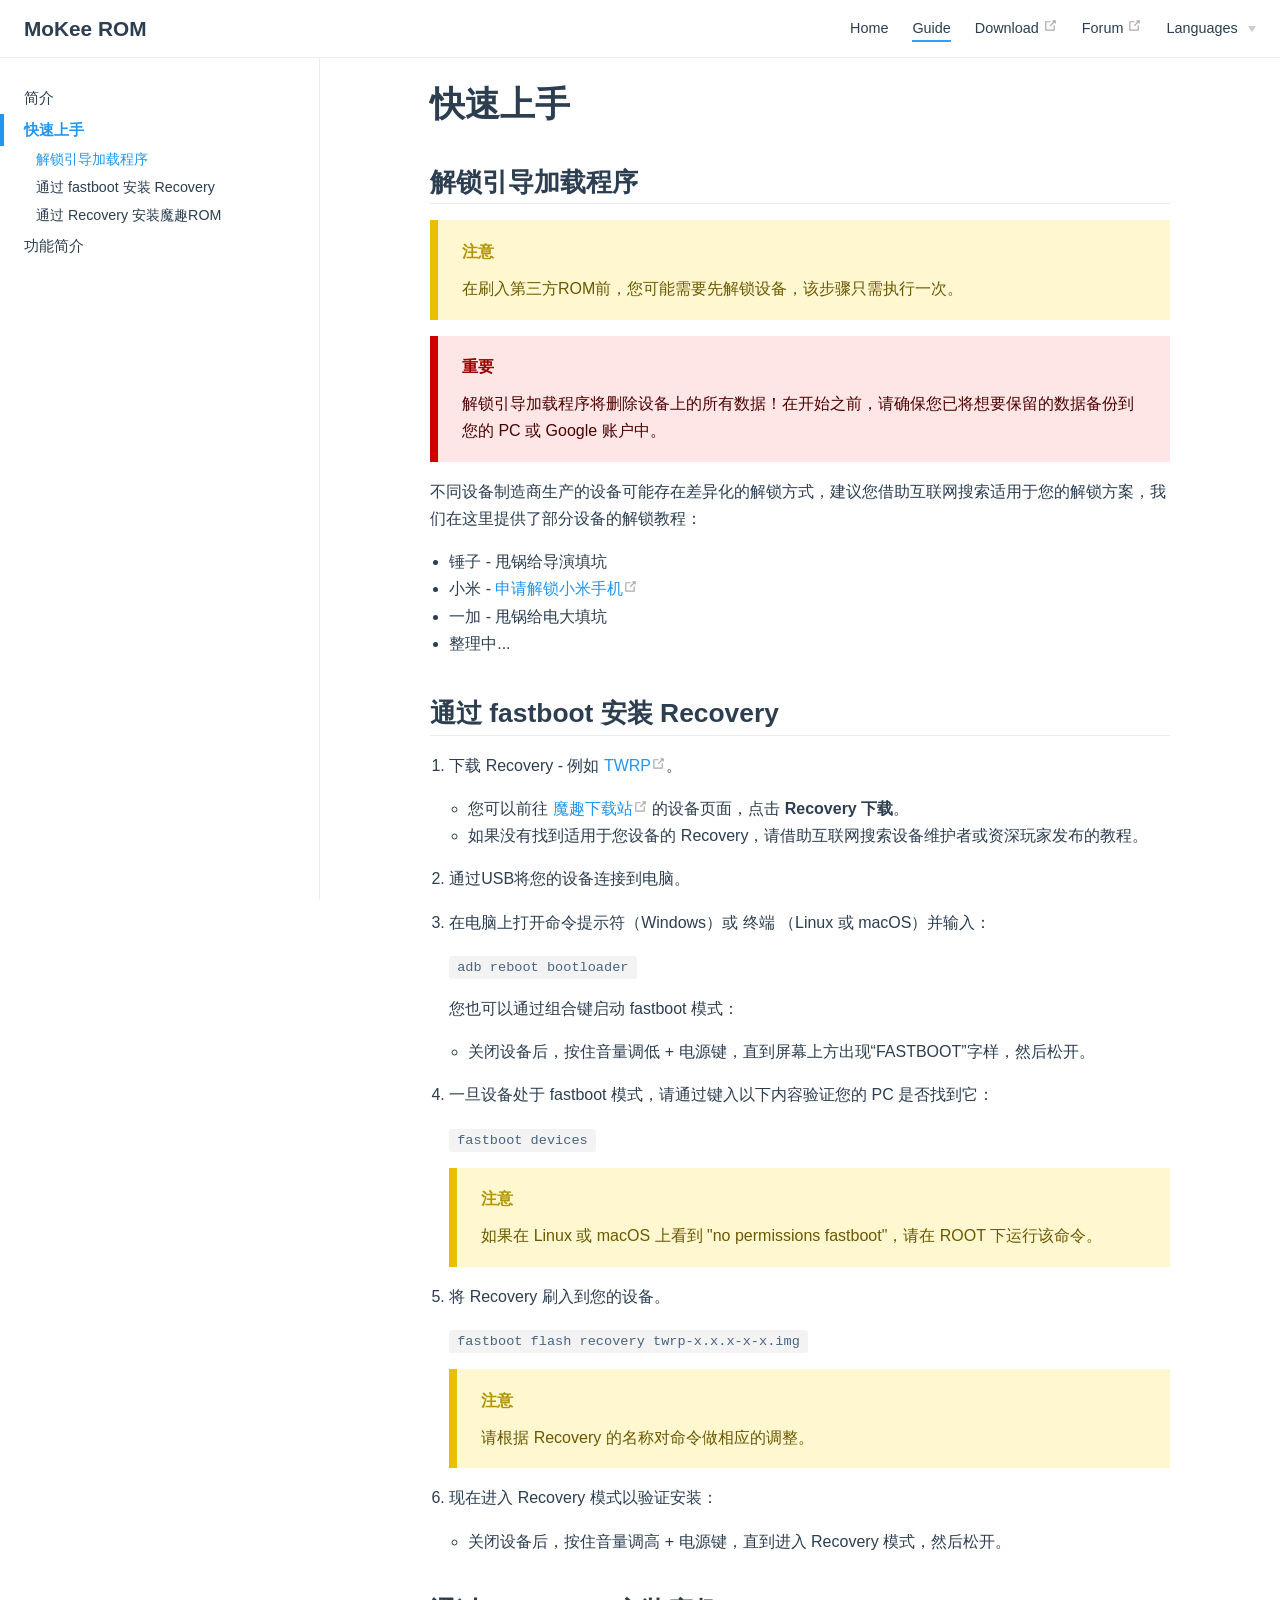
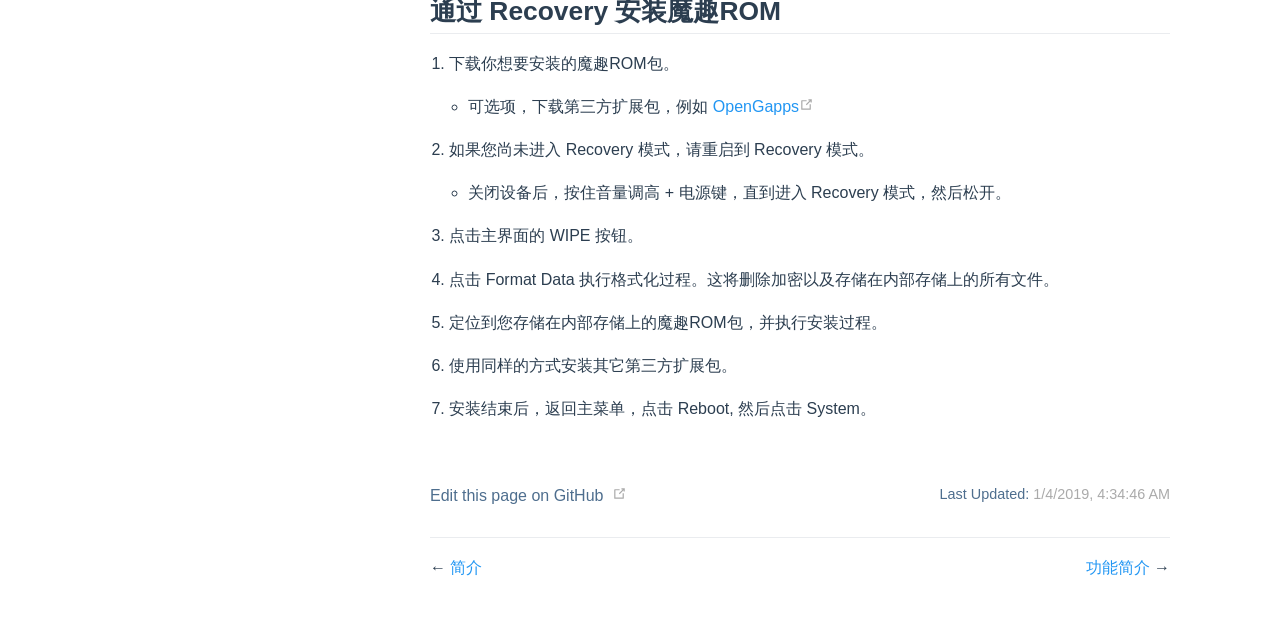
<file: en/guide/getting_started.html>
<!DOCTYPE html>
<html lang="en-US">
  <head>
    <meta charset="utf-8">
    <meta name="viewport" content="width=device-width,initial-scale=1">
    <title>快速上手 | MoKee ROM</title>
    <meta name="description" content="Android Community Operating System">
    <link rel="icon" href="/images/logo.png">
    
    <link rel="preload" href="/assets/css/0.styles.97d99871.css" as="style"><link rel="preload" href="/assets/js/app.cc7cb20d.js" as="script"><link rel="preload" href="/assets/js/7.4f730525.js" as="script"><link rel="prefetch" href="/assets/js/10.b89737d7.js"><link rel="prefetch" href="/assets/js/11.7e47784c.js"><link rel="prefetch" href="/assets/js/2.1a3627a8.js"><link rel="prefetch" href="/assets/js/3.772b750e.js"><link rel="prefetch" href="/assets/js/4.c924675e.js"><link rel="prefetch" href="/assets/js/5.ce623c2c.js"><link rel="prefetch" href="/assets/js/6.87dce2af.js"><link rel="prefetch" href="/assets/js/8.2f0ec15b.js"><link rel="prefetch" href="/assets/js/9.7cadb9c4.js">
    <link rel="stylesheet" href="/assets/css/0.styles.97d99871.css">
  </head>
  <body>
    <div id="app" data-server-rendered="true"><div class="theme-container"><header class="navbar"><div class="sidebar-button"><svg xmlns="http://www.w3.org/2000/svg" aria-hidden="true" role="img" viewBox="0 0 448 512" class="icon"><path fill="currentColor" d="M436 124H12c-6.627 0-12-5.373-12-12V80c0-6.627 5.373-12 12-12h424c6.627 0 12 5.373 12 12v32c0 6.627-5.373 12-12 12zm0 160H12c-6.627 0-12-5.373-12-12v-32c0-6.627 5.373-12 12-12h424c6.627 0 12 5.373 12 12v32c0 6.627-5.373 12-12 12zm0 160H12c-6.627 0-12-5.373-12-12v-32c0-6.627 5.373-12 12-12h424c6.627 0 12 5.373 12 12v32c0 6.627-5.373 12-12 12z"></path></svg></div> <a href="/en/" class="home-link router-link-active"><!----> <span class="site-name">MoKee ROM</span></a> <div class="links" style="max-width:nullpx;"><!----> <nav class="nav-links can-hide"><div class="nav-item"><a href="/en/" class="nav-link">Home</a></div><div class="nav-item"><a href="/en/guide/" class="nav-link router-link-active">Guide</a></div><div class="nav-item"><a href="https://download.mokeedev.com" target="_blank" rel="noopener noreferrer" class="nav-link external">
  Download
  <svg xmlns="http://www.w3.org/2000/svg" aria-hidden="true" x="0px" y="0px" viewBox="0 0 100 100" width="15" height="15" class="icon outbound"><path fill="currentColor" d="M18.8,85.1h56l0,0c2.2,0,4-1.8,4-4v-32h-8v28h-48v-48h28v-8h-32l0,0c-2.2,0-4,1.8-4,4v56C14.8,83.3,16.6,85.1,18.8,85.1z"></path> <polygon fill="currentColor" points="45.7,48.7 51.3,54.3 77.2,28.5 77.2,37.2 85.2,37.2 85.2,14.9 62.8,14.9 62.8,22.9 71.5,22.9"></polygon></svg></a></div><div class="nav-item"><a href="https://bbs.mokeedev.com" target="_blank" rel="noopener noreferrer" class="nav-link external">
  Forum
  <svg xmlns="http://www.w3.org/2000/svg" aria-hidden="true" x="0px" y="0px" viewBox="0 0 100 100" width="15" height="15" class="icon outbound"><path fill="currentColor" d="M18.8,85.1h56l0,0c2.2,0,4-1.8,4-4v-32h-8v28h-48v-48h28v-8h-32l0,0c-2.2,0-4,1.8-4,4v56C14.8,83.3,16.6,85.1,18.8,85.1z"></path> <polygon fill="currentColor" points="45.7,48.7 51.3,54.3 77.2,28.5 77.2,37.2 85.2,37.2 85.2,14.9 62.8,14.9 62.8,22.9 71.5,22.9"></polygon></svg></a></div><div class="nav-item"><div class="dropdown-wrapper"><a class="dropdown-title"><span class="title">Languages</span> <span class="arrow right"></span></a> <ul class="nav-dropdown" style="display:none;"><li class="dropdown-item"><!----> <a href="/guide/getting_started.html" class="nav-link">简体中文</a></li><li class="dropdown-item"><!----> <a href="/en/guide/getting_started.html" class="nav-link router-link-exact-active router-link-active">English</a></li></ul></div></div> <!----></nav></div></header> <div class="sidebar-mask"></div> <div class="sidebar"><nav class="nav-links"><div class="nav-item"><a href="/en/" class="nav-link">Home</a></div><div class="nav-item"><a href="/en/guide/" class="nav-link router-link-active">Guide</a></div><div class="nav-item"><a href="https://download.mokeedev.com" target="_blank" rel="noopener noreferrer" class="nav-link external">
  Download
  <svg xmlns="http://www.w3.org/2000/svg" aria-hidden="true" x="0px" y="0px" viewBox="0 0 100 100" width="15" height="15" class="icon outbound"><path fill="currentColor" d="M18.8,85.1h56l0,0c2.2,0,4-1.8,4-4v-32h-8v28h-48v-48h28v-8h-32l0,0c-2.2,0-4,1.8-4,4v56C14.8,83.3,16.6,85.1,18.8,85.1z"></path> <polygon fill="currentColor" points="45.7,48.7 51.3,54.3 77.2,28.5 77.2,37.2 85.2,37.2 85.2,14.9 62.8,14.9 62.8,22.9 71.5,22.9"></polygon></svg></a></div><div class="nav-item"><a href="https://bbs.mokeedev.com" target="_blank" rel="noopener noreferrer" class="nav-link external">
  Forum
  <svg xmlns="http://www.w3.org/2000/svg" aria-hidden="true" x="0px" y="0px" viewBox="0 0 100 100" width="15" height="15" class="icon outbound"><path fill="currentColor" d="M18.8,85.1h56l0,0c2.2,0,4-1.8,4-4v-32h-8v28h-48v-48h28v-8h-32l0,0c-2.2,0-4,1.8-4,4v56C14.8,83.3,16.6,85.1,18.8,85.1z"></path> <polygon fill="currentColor" points="45.7,48.7 51.3,54.3 77.2,28.5 77.2,37.2 85.2,37.2 85.2,14.9 62.8,14.9 62.8,22.9 71.5,22.9"></polygon></svg></a></div><div class="nav-item"><div class="dropdown-wrapper"><a class="dropdown-title"><span class="title">Languages</span> <span class="arrow right"></span></a> <ul class="nav-dropdown" style="display:none;"><li class="dropdown-item"><!----> <a href="/guide/getting_started.html" class="nav-link">简体中文</a></li><li class="dropdown-item"><!----> <a href="/en/guide/getting_started.html" class="nav-link router-link-exact-active router-link-active">English</a></li></ul></div></div> <!----></nav>  <ul class="sidebar-links"><li><a href="/en/guide/" class="sidebar-link">简介</a></li><li><a href="/en/guide/getting_started.html" class="active sidebar-link">快速上手</a><ul class="sidebar-sub-headers"><li class="sidebar-sub-header"><a href="/en/guide/getting_started.html#解锁引导加载程序" class="sidebar-link">解锁引导加载程序</a></li><li class="sidebar-sub-header"><a href="/en/guide/getting_started.html#通过-fastboot-安装-recovery" class="sidebar-link">通过 fastboot 安装 Recovery</a></li><li class="sidebar-sub-header"><a href="/en/guide/getting_started.html#通过-recovery-安装魔趣rom" class="sidebar-link">通过 Recovery 安装魔趣ROM</a></li></ul></li><li><a href="/en/guide/feature.html" class="sidebar-link">功能简介</a></li></ul> </div> <div class="page"> <div class="content"><h1 id="快速上手"><a href="#快速上手" aria-hidden="true" class="header-anchor">#</a> 快速上手</h1> <h2 id="解锁引导加载程序"><a href="#解锁引导加载程序" aria-hidden="true" class="header-anchor">#</a> 解锁引导加载程序</h2> <div class="warning custom-block"><p class="custom-block-title">注意</p> <p>在刷入第三方ROM前，您可能需要先解锁设备，该步骤只需执行一次。</p></div> <div class="danger custom-block"><p class="custom-block-title">重要</p> <p>解锁引导加载程序将删除设备上的所有数据！在开始之前，请确保您已将想要保留的数据备份到您的 PC 或 Google 账户中。</p></div> <p>不同设备制造商生产的设备可能存在差异化的解锁方式，建议您借助互联网搜索适用于您的解锁方案，我们在这里提供了部分设备的解锁教程：</p> <ul><li>锤子 - 甩锅给导演填坑</li> <li>小米 - <a href="http://www.miui.com/unlock/index.html" target="_blank" rel="noopener noreferrer">申请解锁小米手机<svg xmlns="http://www.w3.org/2000/svg" aria-hidden="true" x="0px" y="0px" viewBox="0 0 100 100" width="15" height="15" class="icon outbound"><path fill="currentColor" d="M18.8,85.1h56l0,0c2.2,0,4-1.8,4-4v-32h-8v28h-48v-48h28v-8h-32l0,0c-2.2,0-4,1.8-4,4v56C14.8,83.3,16.6,85.1,18.8,85.1z"></path> <polygon fill="currentColor" points="45.7,48.7 51.3,54.3 77.2,28.5 77.2,37.2 85.2,37.2 85.2,14.9 62.8,14.9 62.8,22.9 71.5,22.9"></polygon></svg></a></li> <li>一加 - 甩锅给电大填坑</li> <li>整理中...</li></ul> <h2 id="通过-fastboot-安装-recovery"><a href="#通过-fastboot-安装-recovery" aria-hidden="true" class="header-anchor">#</a> 通过 fastboot 安装 Recovery</h2> <ol><li><p>下载 Recovery - 例如 <a href="https://twrp.me/" target="_blank" rel="noopener noreferrer">TWRP<svg xmlns="http://www.w3.org/2000/svg" aria-hidden="true" x="0px" y="0px" viewBox="0 0 100 100" width="15" height="15" class="icon outbound"><path fill="currentColor" d="M18.8,85.1h56l0,0c2.2,0,4-1.8,4-4v-32h-8v28h-48v-48h28v-8h-32l0,0c-2.2,0-4,1.8-4,4v56C14.8,83.3,16.6,85.1,18.8,85.1z"></path> <polygon fill="currentColor" points="45.7,48.7 51.3,54.3 77.2,28.5 77.2,37.2 85.2,37.2 85.2,14.9 62.8,14.9 62.8,22.9 71.5,22.9"></polygon></svg></a>。</p> <ul><li>您可以前往 <a href="https://download.mokeedev.com" target="_blank" rel="noopener noreferrer">魔趣下载站<svg xmlns="http://www.w3.org/2000/svg" aria-hidden="true" x="0px" y="0px" viewBox="0 0 100 100" width="15" height="15" class="icon outbound"><path fill="currentColor" d="M18.8,85.1h56l0,0c2.2,0,4-1.8,4-4v-32h-8v28h-48v-48h28v-8h-32l0,0c-2.2,0-4,1.8-4,4v56C14.8,83.3,16.6,85.1,18.8,85.1z"></path> <polygon fill="currentColor" points="45.7,48.7 51.3,54.3 77.2,28.5 77.2,37.2 85.2,37.2 85.2,14.9 62.8,14.9 62.8,22.9 71.5,22.9"></polygon></svg></a> 的设备页面，点击 <strong>Recovery 下载</strong>。</li> <li>如果没有找到适用于您设备的 Recovery，请借助互联网搜索设备维护者或资深玩家发布的教程。</li></ul></li> <li><p>通过USB将您的设备连接到电脑。</p></li> <li><p>在电脑上打开命令提示符（Windows）或 终端 （Linux 或 macOS）并输入：</p> <p><code>adb reboot bootloader</code></p> <p>您也可以通过组合键启动 fastboot 模式：</p> <ul><li>关闭设备后，按住音量调低 + 电源键，直到屏幕上方出现“FASTBOOT”字样，然后松开。</li></ul></li> <li><p>一旦设备处于 fastboot 模式，请通过键入以下内容验证您的 PC 是否找到它：</p> <p><code>fastboot devices</code></p> <div class="warning custom-block"><p class="custom-block-title">注意</p> <p>如果在 Linux 或 macOS 上看到 &quot;no permissions fastboot&quot;，请在 ROOT 下运行该命令。</p></div></li> <li><p>将 Recovery 刷入到您的设备。</p> <p><code>fastboot flash recovery twrp-x.x.x-x-x.img</code></p> <div class="warning custom-block"><p class="custom-block-title">注意</p> <p>请根据 Recovery 的名称对命令做相应的调整。</p></div></li> <li><p>现在进入 Recovery 模式以验证安装：</p> <ul><li>关闭设备后，按住音量调高 + 电源键，直到进入 Recovery 模式，然后松开。</li></ul></li></ol> <h2 id="通过-recovery-安装魔趣rom"><a href="#通过-recovery-安装魔趣rom" aria-hidden="true" class="header-anchor">#</a> 通过 Recovery 安装魔趣ROM</h2> <ol><li><p>下载你想要安装的魔趣ROM包。</p> <ul><li>可选项，下载第三方扩展包，例如 <a href="https://opengapps.org/" target="_blank" rel="noopener noreferrer">OpenGapps<svg xmlns="http://www.w3.org/2000/svg" aria-hidden="true" x="0px" y="0px" viewBox="0 0 100 100" width="15" height="15" class="icon outbound"><path fill="currentColor" d="M18.8,85.1h56l0,0c2.2,0,4-1.8,4-4v-32h-8v28h-48v-48h28v-8h-32l0,0c-2.2,0-4,1.8-4,4v56C14.8,83.3,16.6,85.1,18.8,85.1z"></path> <polygon fill="currentColor" points="45.7,48.7 51.3,54.3 77.2,28.5 77.2,37.2 85.2,37.2 85.2,14.9 62.8,14.9 62.8,22.9 71.5,22.9"></polygon></svg></a></li></ul></li> <li><p>如果您尚未进入 Recovery 模式，请重启到 Recovery 模式。</p> <ul><li>关闭设备后，按住音量调高 + 电源键，直到进入 Recovery 模式，然后松开。</li></ul></li> <li><p>点击主界面的 WIPE 按钮。</p></li> <li><p>点击 Format Data 执行格式化过程。这将删除加密以及存储在内部存储上的所有文件。</p></li> <li><p>定位到您存储在内部存储上的魔趣ROM包，并执行安装过程。</p></li> <li><p>使用同样的方式安装其它第三方扩展包。</p></li> <li><p>安装结束后，返回主菜单，点击 Reboot, 然后点击 System。</p></li></ol></div> <div class="page-edit"><div class="edit-link"><a href="https://github.com/MoKee/www/edit/master/www/en/guide/getting_started.md" target="_blank" rel="noopener noreferrer">Edit this page on GitHub</a> <svg xmlns="http://www.w3.org/2000/svg" aria-hidden="true" x="0px" y="0px" viewBox="0 0 100 100" width="15" height="15" class="icon outbound"><path fill="currentColor" d="M18.8,85.1h56l0,0c2.2,0,4-1.8,4-4v-32h-8v28h-48v-48h28v-8h-32l0,0c-2.2,0-4,1.8-4,4v56C14.8,83.3,16.6,85.1,18.8,85.1z"></path> <polygon fill="currentColor" points="45.7,48.7 51.3,54.3 77.2,28.5 77.2,37.2 85.2,37.2 85.2,14.9 62.8,14.9 62.8,22.9 71.5,22.9"></polygon></svg></div> <div class="last-updated"><span class="prefix">Last Updated: </span> <span class="time">1/4/2019, 12:34:46 PM</span></div></div> <div class="page-nav"><p class="inner"><span class="prev">
        ←
        <a href="/en/guide/" class="prev router-link-active">
          简介
        </a></span> <span class="next"><a href="/en/guide/feature.html">
          功能简介
        </a>
        →
      </span></p></div> </div> <!----></div></div>
    <script src="/assets/js/7.4f730525.js" defer></script><script src="/assets/js/app.cc7cb20d.js" defer></script>
  </body>
</html>
</file>
<file: assets/css/0.styles.97d99871.css>
.home{padding:3.6rem 2rem 0;max-width:960px;margin:0 auto}.home .hero{text-align:center}.home .hero img{max-height:280px;display:block;margin:3rem auto 1.5rem}.home .hero h1{font-size:3rem}.home .hero .action,.home .hero .description,.home .hero h1{margin:1.8rem auto}.home .hero .description{max-width:35rem;font-size:1.6rem;line-height:1.3;color:#6a8bad}.home .hero .action-button{display:inline-block;font-size:1.2rem;color:#fff;background-color:#2196f3;padding:.8rem 1.6rem;border-radius:4px;transition:background-color .1s ease;box-sizing:border-box;border-bottom:1px solid #0d89ec}.home .hero .action-button:hover{background-color:#37a1f4}.home .features{border-top:1px solid #eaecef;padding:1.2rem 0;margin-top:2.5rem;display:flex;flex-wrap:wrap;align-items:flex-start;align-content:stretch;justify-content:space-between}.home .feature{flex-grow:1;flex-basis:30%;max-width:30%}.home .feature h2{font-size:1.4rem;font-weight:500;border-bottom:none;padding-bottom:0;color:#3a5169}.home .feature p{color:#4e6e8e}.home .footer{padding:2.5rem;border-top:1px solid #eaecef;text-align:center;color:#4e6e8e}@media (max-width:719px){.home .features{flex-direction:column}.home .feature{max-width:100%;padding:0 2.5rem}}@media (max-width:419px){.home{padding-left:1.5rem;padding-right:1.5rem}.home .hero img{max-height:210px;margin:2rem auto 1.2rem}.home .hero h1{font-size:2rem}.home .hero .action,.home .hero .description,.home .hero h1{margin:1.2rem auto}.home .hero .description{font-size:1.2rem}.home .hero .action-button{font-size:1rem;padding:.6rem 1.2rem}.home .feature h2{font-size:1.25rem}}.sidebar-button{display:none;width:1.25rem;height:1.25rem;position:absolute;padding:.6rem;top:.6rem;left:1rem}.sidebar-button .icon{display:block;width:1.25rem;height:1.25rem}@media (max-width:719px){.sidebar-button{display:block}}.search-box{display:inline-block;position:relative;margin-right:1rem}.search-box input{cursor:text;width:10rem;color:#4e6e8e;display:inline-block;border:1px solid #cfd4db;border-radius:2rem;font-size:.9rem;line-height:2rem;padding:0 .5rem 0 2rem;outline:none;transition:all .2s ease;background:#fff url(/assets/img/search.83621669.svg) .6rem .5rem no-repeat;background-size:1rem}.search-box input:focus{cursor:auto;border-color:#2196f3}.search-box .suggestions{background:#fff;width:20rem;position:absolute;top:1.5rem;border:1px solid #cfd4db;border-radius:6px;padding:.4rem;list-style-type:none}.search-box .suggestions.align-right{right:0}.search-box .suggestion{line-height:1.4;padding:.4rem .6rem;border-radius:4px;cursor:pointer}.search-box .suggestion a{white-space:normal;color:#5d82a6}.search-box .suggestion a .page-title{font-weight:600}.search-box .suggestion a .header{font-size:.9em;margin-left:.25em}.search-box .suggestion.focused{background-color:#f3f4f5}.search-box .suggestion.focused a{color:#2196f3}@media (max-width:959px){.search-box input{cursor:pointer;width:0;border-color:transparent;position:relative}.search-box input:focus{cursor:text;left:0;width:10rem}}@media (max-width:959px) and (min-width:719px){.search-box .suggestions{left:0}}@media (max-width:719px){.search-box{margin-right:0}.search-box input{left:1rem}.search-box .suggestions{right:0}}@media (max-width:419px){.search-box .suggestions{width:calc(100vw - 4rem)}.search-box input:focus{width:8rem}}.dropdown-enter,.dropdown-leave-to{height:0!important}.dropdown-wrapper{cursor:pointer}.dropdown-wrapper .dropdown-title{display:block}.dropdown-wrapper .dropdown-title:hover{border-color:transparent}.dropdown-wrapper .dropdown-title .arrow{vertical-align:middle;margin-top:-1px;margin-left:.4rem}.dropdown-wrapper .nav-dropdown .dropdown-item{color:inherit;line-height:1.7rem}.dropdown-wrapper .nav-dropdown .dropdown-item h4{margin:.45rem 0 0;border-top:1px solid #eee;padding:.45rem 1.5rem 0 1.25rem}.dropdown-wrapper .nav-dropdown .dropdown-item .dropdown-subitem-wrapper{padding:0;list-style:none}.dropdown-wrapper .nav-dropdown .dropdown-item .dropdown-subitem-wrapper .dropdown-subitem{font-size:.9em}.dropdown-wrapper .nav-dropdown .dropdown-item a{display:block;line-height:1.7rem;position:relative;border-bottom:none;font-weight:400;margin-bottom:0;padding:0 1.5rem 0 1.25rem}.dropdown-wrapper .nav-dropdown .dropdown-item a.router-link-active,.dropdown-wrapper .nav-dropdown .dropdown-item a:hover{color:#2196f3}.dropdown-wrapper .nav-dropdown .dropdown-item a.router-link-active:after{content:"";width:0;height:0;border-left:5px solid #2196f3;border-top:3px solid transparent;border-bottom:3px solid transparent;position:absolute;top:calc(50% - 2px);left:9px}.dropdown-wrapper .nav-dropdown .dropdown-item:first-child h4{margin-top:0;padding-top:0;border-top:0}@media (max-width:719px){.dropdown-wrapper.open .dropdown-title{margin-bottom:.5rem}.dropdown-wrapper .nav-dropdown{transition:height .1s ease-out;overflow:hidden}.dropdown-wrapper .nav-dropdown .dropdown-item h4{border-top:0;margin-top:0;padding-top:0}.dropdown-wrapper .nav-dropdown .dropdown-item>a,.dropdown-wrapper .nav-dropdown .dropdown-item h4{font-size:15px;line-height:2rem}.dropdown-wrapper .nav-dropdown .dropdown-item .dropdown-subitem{font-size:14px;padding-left:1rem}}@media (min-width:719px){.dropdown-wrapper{height:1.8rem}.dropdown-wrapper:hover .nav-dropdown{display:block!important}.dropdown-wrapper .dropdown-title .arrow{border-left:4px solid transparent;border-right:4px solid transparent;border-top:6px solid #ccc;border-bottom:0}.dropdown-wrapper .nav-dropdown{display:none;height:auto!important;box-sizing:border-box;max-height:calc(100vh - 2.7rem);overflow-y:auto;position:absolute;top:100%;right:0;background-color:#fff;padding:.6rem 0;border:1px solid #ddd;border-bottom-color:#ccc;text-align:left;border-radius:.25rem;white-space:nowrap;margin:0}}.nav-links{display:inline-block}.nav-links a{line-height:1.4rem;color:inherit}.nav-links a.router-link-active,.nav-links a:hover{color:#2196f3}.nav-links .nav-item{position:relative;display:inline-block;margin-left:1.5rem;line-height:2rem}.nav-links .nav-item:first-child{margin-left:0}.nav-links .repo-link{margin-left:1.5rem}@media (max-width:719px){.nav-links .nav-item,.nav-links .repo-link{margin-left:0}}@media (min-width:719px){.nav-links a.router-link-active,.nav-links a:hover{color:#2c3e50}.nav-item>a:not(.external).router-link-active,.nav-item>a:not(.external):hover{margin-bottom:-2px;border-bottom:2px solid #339ef4}}.navbar{padding:.7rem 1.5rem;line-height:2.2rem;position:relative}.navbar a,.navbar img,.navbar span{display:inline-block}.navbar .logo{height:2.2rem;min-width:2.2rem;margin-right:.8rem;vertical-align:top}.navbar .site-name{font-size:1.3rem;font-weight:600;color:#2c3e50;position:relative}.navbar .links{padding-left:1.5rem;box-sizing:border-box;background-color:#fff;white-space:nowrap;font-size:.9rem;position:absolute;right:1.5rem;top:.7rem;display:flex}.navbar .links .search-box{flex:0 0 auto;vertical-align:top}.navbar .links .nav-links{flex:1}@media (max-width:719px){.navbar{padding-left:4rem}.navbar .can-hide{display:none}.navbar .links{padding-left:1.5rem}}.page-edit,.page-nav{max-width:740px;margin:0 auto;padding:2rem 2.5rem}@media (max-width:959px){.page-edit,.page-nav{padding:2rem}}@media (max-width:419px){.page-edit,.page-nav{padding:1.5rem}}.page{padding-bottom:2rem}.page-edit{padding-top:1rem;padding-bottom:1rem;overflow:auto}.page-edit .edit-link{display:inline-block}.page-edit .edit-link a{color:#4e6e8e;margin-right:.25rem}.page-edit .last-updated{float:right;font-size:.9em}.page-edit .last-updated .prefix{font-weight:500;color:#4e6e8e}.page-edit .last-updated .time{font-weight:400;color:#aaa}.page-nav{padding-top:1rem;padding-bottom:0}.page-nav .inner{min-height:2rem;margin-top:0;border-top:1px solid #eaecef;padding-top:1rem;overflow:auto}.page-nav .next{float:right}@media (max-width:719px){.page-edit .edit-link{margin-bottom:.5rem}.page-edit .last-updated{font-size:.8em;float:none;text-align:left}}.sidebar .sidebar-sub-headers{padding-left:1rem;font-size:.95em}a.sidebar-link{font-weight:400;display:inline-block;color:#2c3e50;border-left:.25rem solid transparent;padding:.35rem 1rem .35rem 1.25rem;line-height:1.4;width:100%;box-sizing:border-box}a.sidebar-link:hover{color:#2196f3}a.sidebar-link.active{font-weight:600;color:#2196f3;border-left-color:#2196f3}.sidebar-group a.sidebar-link{padding-left:2rem}.sidebar-sub-headers a.sidebar-link{padding-top:.25rem;padding-bottom:.25rem;border-left:none}.sidebar-sub-headers a.sidebar-link.active{font-weight:500}.sidebar-group:not(.first){margin-top:1em}.sidebar-group .sidebar-group{padding-left:.5em}.sidebar-group:not(.collapsable) .sidebar-heading{cursor:auto;color:inherit}.sidebar-heading{color:#999;transition:color .15s ease;cursor:pointer;font-size:1.1em;font-weight:700;padding:0 1.5rem;margin-top:0;margin-bottom:.5rem}.sidebar-heading.open,.sidebar-heading:hover{color:inherit}.sidebar-heading .arrow{position:relative;top:-.12em;left:.5em}.sidebar-heading:.open .arrow{top:-.18em}.sidebar-group-items{transition:height .1s ease-out;overflow:hidden}.sidebar ul{padding:0;margin:0;list-style-type:none}.sidebar a{display:inline-block}.sidebar .nav-links{display:none;border-bottom:1px solid #eaecef;padding:.5rem 0 .75rem 0}.sidebar .nav-links a{font-weight:600}.sidebar .nav-links .nav-item,.sidebar .nav-links .repo-link{display:block;line-height:1.25rem;font-size:1.1em;padding:.5rem 0 .5rem 1.5rem}.sidebar .sidebar-links{padding:1.5rem 0}@media (max-width:719px){.sidebar .nav-links{display:block}.sidebar .nav-links .dropdown-wrapper .nav-dropdown .dropdown-item a.router-link-active:after{top:calc(1rem - 2px)}.sidebar .sidebar-links{padding:1rem 0}}.sw-update-popup{position:fixed;right:1em;bottom:1em;padding:1em;border:1px solid #2196f3;border-radius:3px;background:#fff;box-shadow:0 4px 16px rgba(0,0,0,.5);text-align:center}.sw-update-popup button{margin-top:.5em;padding:.25em 2em}.sw-update-popup-enter-active,.sw-update-popup-leave-active{transition:opacity .3s,transform .3s}.sw-update-popup-enter,.sw-update-popup-leave-to{opacity:0;transform:translateY(50%) scale(.5)}code[class*=language-],pre[class*=language-]{color:#ccc;background:none;font-family:Consolas,Monaco,Andale Mono,Ubuntu Mono,monospace;text-align:left;white-space:pre;word-spacing:normal;word-break:normal;word-wrap:normal;line-height:1.5;tab-size:4;hyphens:none}pre[class*=language-]{padding:1em;margin:.5em 0;overflow:auto}:not(pre)>code[class*=language-],pre[class*=language-]{background:#2d2d2d}:not(pre)>code[class*=language-]{padding:.1em;border-radius:.3em;white-space:normal}.token.block-comment,.token.cdata,.token.comment,.token.doctype,.token.prolog{color:#999}.token.punctuation{color:#ccc}.token.attr-name,.token.deleted,.token.namespace,.token.tag{color:#e2777a}.token.function-name{color:#6196cc}.token.boolean,.token.function,.token.number{color:#f08d49}.token.class-name,.token.constant,.token.property,.token.symbol{color:#f8c555}.token.atrule,.token.builtin,.token.important,.token.keyword,.token.selector{color:#cc99cd}.token.attr-value,.token.char,.token.regex,.token.string,.token.variable{color:#7ec699}.token.entity,.token.operator,.token.url{color:#67cdcc}.token.bold,.token.important{font-weight:700}.token.italic{font-style:italic}.token.entity{cursor:help}.token.inserted{color:green}#nprogress{pointer-events:none}#nprogress .bar{background:#2196f3;position:fixed;z-index:1031;top:0;left:0;width:100%;height:2px}#nprogress .peg{display:block;position:absolute;right:0;width:100px;height:100%;box-shadow:0 0 10px #2196f3,0 0 5px #2196f3;opacity:1;transform:rotate(3deg) translateY(-4px)}#nprogress .spinner{display:block;position:fixed;z-index:1031;top:15px;right:15px}#nprogress .spinner-icon{width:18px;height:18px;box-sizing:border-box;border:2px solid transparent;border-top-color:#2196f3;border-left-color:#2196f3;border-radius:50%;animation:nprogress-spinner .4s linear infinite}.nprogress-custom-parent{overflow:hidden;position:relative}.nprogress-custom-parent #nprogress .bar,.nprogress-custom-parent #nprogress .spinner{position:absolute}@keyframes nprogress-spinner{0%{transform:rotate(0deg)}to{transform:rotate(1turn)}}.content code{color:#476582;padding:.25rem .5rem;margin:0;font-size:.85em;background-color:rgba(27,31,35,.05);border-radius:3px}.content pre,.content pre[class*=language-]{line-height:1.4;padding:1.25rem 1.5rem;margin:.85rem 0;background-color:#282c34;border-radius:6px;overflow:auto}.content pre[class*=language-] code,.content pre code{color:#fff;padding:0;background-color:transparent;border-radius:0}div[class*=language-]{position:relative;background-color:#282c34;border-radius:6px}div[class*=language-] .highlight-lines{-webkit-user-select:none;-moz-user-select:none;-ms-user-select:none;user-select:none;padding-top:1.3rem;position:absolute;top:0;left:0;width:100%;line-height:1.4}div[class*=language-] .highlight-lines .highlighted{background-color:rgba(0,0,0,.66)}div[class*=language-] pre,div[class*=language-] pre[class*=language-]{background:transparent;position:relative;z-index:1}div[class*=language-]:before{position:absolute;z-index:3;top:.8em;right:1em;font-size:.75rem;color:hsla(0,0%,100%,.4)}div[class*=language-]:not(.line-numbers-mode) .line-numbers-wrapper{display:none}div[class*=language-].line-numbers-mode .highlight-lines .highlighted{position:relative}div[class*=language-].line-numbers-mode .highlight-lines .highlighted:before{content:" ";position:absolute;z-index:3;left:0;top:0;display:block;width:3.5rem;height:100%;background-color:rgba(0,0,0,.66)}div[class*=language-].line-numbers-mode pre{padding-left:4.5rem;vertical-align:middle}div[class*=language-].line-numbers-mode .line-numbers-wrapper{position:absolute;top:0;width:3.5rem;text-align:center;color:hsla(0,0%,100%,.3);padding:1.25rem 0;line-height:1.4}div[class*=language-].line-numbers-mode .line-numbers-wrapper .line-number,div[class*=language-].line-numbers-mode .line-numbers-wrapper br{-webkit-user-select:none;-moz-user-select:none;-ms-user-select:none;user-select:none}div[class*=language-].line-numbers-mode .line-numbers-wrapper .line-number{position:relative;z-index:4;font-size:.85em}div[class*=language-].line-numbers-mode:after{content:"";position:absolute;z-index:2;top:0;left:0;width:3.5rem;height:100%;border-radius:6px 0 0 6px;border-right:1px solid rgba(0,0,0,.66);background-color:#282c34}div[class~=language-js]:before{content:"js"}div[class~=language-ts]:before{content:"ts"}div[class~=language-html]:before{content:"html"}div[class~=language-md]:before{content:"md"}div[class~=language-vue]:before{content:"vue"}div[class~=language-css]:before{content:"css"}div[class~=language-sass]:before{content:"sass"}div[class~=language-scss]:before{content:"scss"}div[class~=language-less]:before{content:"less"}div[class~=language-stylus]:before{content:"stylus"}div[class~=language-go]:before{content:"go"}div[class~=language-java]:before{content:"java"}div[class~=language-c]:before{content:"c"}div[class~=language-sh]:before{content:"sh"}div[class~=language-yaml]:before{content:"yaml"}div[class~=language-py]:before{content:"py"}div[class~=language-javascript]:before{content:"js"}div[class~=language-typescript]:before{content:"ts"}div[class~=language-markup]:before{content:"html"}div[class~=language-markdown]:before{content:"md"}div[class~=language-json]:before{content:"json"}div[class~=language-ruby]:before{content:"rb"}div[class~=language-python]:before{content:"py"}div[class~=language-bash]:before{content:"sh"}.custom-block .custom-block-title{font-weight:600;margin-bottom:-.4rem}.custom-block.danger,.custom-block.tip,.custom-block.warning{padding:.1rem 1.5rem;border-left-width:.5rem;border-left-style:solid;margin:1rem 0}.custom-block.tip{background-color:#f3f5f7;border-color:#42b983}.custom-block.warning{background-color:rgba(255,229,100,.3);border-color:#e7c000;color:#6b5900}.custom-block.warning .custom-block-title{color:#b29400}.custom-block.warning a{color:#2c3e50}.custom-block.danger{background-color:#ffe6e6;border-color:#c00;color:#4d0000}.custom-block.danger .custom-block-title{color:#900}.custom-block.danger a{color:#2c3e50}.arrow{display:inline-block;width:0;height:0}.arrow.up{border-bottom:6px solid #ccc}.arrow.down,.arrow.up{border-left:4px solid transparent;border-right:4px solid transparent}.arrow.down{border-top:6px solid #ccc}.arrow.right{border-left:6px solid #ccc}.arrow.left,.arrow.right{border-top:4px solid transparent;border-bottom:4px solid transparent}.arrow.left{border-right:6px solid #ccc}.content:not(.custom){max-width:740px;margin:0 auto;padding:2rem 2.5rem}@media (max-width:959px){.content:not(.custom){padding:2rem}}@media (max-width:419px){.content:not(.custom){padding:1.5rem}}.table-of-contents .badge{vertical-align:middle}body,html{padding:0;margin:0}body{font-family:-apple-system,BlinkMacSystemFont,Segoe UI,Roboto,Oxygen,Ubuntu,Cantarell,Fira Sans,Droid Sans,Helvetica Neue,sans-serif;-webkit-font-smoothing:antialiased;-moz-osx-font-smoothing:grayscale;font-size:16px;color:#2c3e50}.page{padding-left:20rem}.navbar{z-index:20;right:0;height:3.6rem;background-color:#fff;box-sizing:border-box;border-bottom:1px solid #eaecef}.navbar,.sidebar-mask{position:fixed;top:0;left:0}.sidebar-mask{z-index:9;width:100vw;height:100vh;display:none}.sidebar{font-size:15px;background-color:#fff;width:20rem;position:fixed;z-index:10;margin:0;top:3.6rem;left:0;bottom:0;box-sizing:border-box;border-right:1px solid #eaecef;overflow-y:auto}.content:not(.custom)>:first-child{margin-top:3.6rem}.content:not(.custom) a:hover{text-decoration:underline}.content:not(.custom) p.demo{padding:1rem 1.5rem;border:1px solid #ddd;border-radius:4px}.content:not(.custom) img{max-width:100%}.content.custom{padding:0;margin:0}.content.custom img{max-width:100%}a{font-weight:500;text-decoration:none}a,p a code{color:#2196f3}p a code{font-weight:400}kbd{background:#eee;border:.15rem solid #ddd;border-bottom:.25rem solid #ddd;border-radius:.15rem;padding:0 .15em}blockquote{font-size:1.2rem;color:#999;border-left:.25rem solid #dfe2e5;margin-left:0;padding-left:1rem}ol,ul{padding-left:1.2em}strong{font-weight:600}h1,h2,h3,h4,h5,h6{font-weight:600;line-height:1.25}.content:not(.custom)>h1,.content:not(.custom)>h2,.content:not(.custom)>h3,.content:not(.custom)>h4,.content:not(.custom)>h5,.content:not(.custom)>h6{margin-top:-3.1rem;padding-top:4.6rem;margin-bottom:0}.content:not(.custom)>h1:first-child,.content:not(.custom)>h2:first-child,.content:not(.custom)>h3:first-child,.content:not(.custom)>h4:first-child,.content:not(.custom)>h5:first-child,.content:not(.custom)>h6:first-child{margin-top:-1.5rem;margin-bottom:1rem}.content:not(.custom)>h1:first-child+.custom-block,.content:not(.custom)>h1:first-child+p,.content:not(.custom)>h1:first-child+pre,.content:not(.custom)>h2:first-child+.custom-block,.content:not(.custom)>h2:first-child+p,.content:not(.custom)>h2:first-child+pre,.content:not(.custom)>h3:first-child+.custom-block,.content:not(.custom)>h3:first-child+p,.content:not(.custom)>h3:first-child+pre,.content:not(.custom)>h4:first-child+.custom-block,.content:not(.custom)>h4:first-child+p,.content:not(.custom)>h4:first-child+pre,.content:not(.custom)>h5:first-child+.custom-block,.content:not(.custom)>h5:first-child+p,.content:not(.custom)>h5:first-child+pre,.content:not(.custom)>h6:first-child+.custom-block,.content:not(.custom)>h6:first-child+p,.content:not(.custom)>h6:first-child+pre{margin-top:2rem}h1:hover .header-anchor,h2:hover .header-anchor,h3:hover .header-anchor,h4:hover .header-anchor,h5:hover .header-anchor,h6:hover .header-anchor{opacity:1}h1{font-size:2.2rem}h2{font-size:1.65rem;padding-bottom:.3rem;border-bottom:1px solid #eaecef}h3{font-size:1.35rem}a.header-anchor{font-size:.85em;float:left;margin-left:-.87em;padding-right:.23em;margin-top:.125em;opacity:0}a.header-anchor:hover{text-decoration:none}.line-number,code,kbd{font-family:source-code-pro,Menlo,Monaco,Consolas,Courier New,monospace}ol,p,ul{line-height:1.7}hr{border:0;border-top:1px solid #eaecef}table{border-collapse:collapse;margin:1rem 0;display:block;overflow-x:auto}tr{border-top:1px solid #dfe2e5}tr:nth-child(2n){background-color:#f6f8fa}td,th{border:1px solid #dfe2e5;padding:.6em 1em}.custom-layout{padding-top:3.6rem}.theme-container.sidebar-open .sidebar-mask{display:block}.theme-container.no-navbar .content:not(.custom)>h1,.theme-container.no-navbar h2,.theme-container.no-navbar h3,.theme-container.no-navbar h4,.theme-container.no-navbar h5,.theme-container.no-navbar h6{margin-top:1.5rem;padding-top:0}.theme-container.no-navbar .sidebar{top:0}.theme-container.no-navbar .custom-layout{padding-top:0}@media (min-width:720px){.theme-container.no-sidebar .sidebar{display:none}.theme-container.no-sidebar .page{padding-left:0}}@media (max-width:959px){.sidebar{font-size:15px;width:16.4rem}.page{padding-left:16.4rem}}@media (max-width:719px){.sidebar{top:0;padding-top:3.6rem;transform:translateX(-100%);transition:transform .2s ease}.page{padding-left:0}.theme-container.sidebar-open .sidebar{transform:translateX(0)}.theme-container.no-navbar .sidebar{padding-top:0}}@media (max-width:419px){h1{font-size:1.9rem}.content div[class*=language-]{margin:.85rem -1.5rem;border-radius:0}}.icon.outbound{color:#aaa;display:inline-block}.badge[data-v-099ab69c]{display:inline-block;font-size:14px;height:18px;line-height:18px;border-radius:3px;padding:0 6px;color:#fff;margin-right:5px;background-color:#42b983}.badge.middle[data-v-099ab69c]{vertical-align:middle}.badge.top[data-v-099ab69c]{vertical-align:top}.badge.green[data-v-099ab69c],.badge.tip[data-v-099ab69c]{background-color:#42b983}.badge.error[data-v-099ab69c]{background-color:#da5961}.badge.warn[data-v-099ab69c],.badge.warning[data-v-099ab69c],.badge.yellow[data-v-099ab69c]{background-color:#e7c000}
</file>
